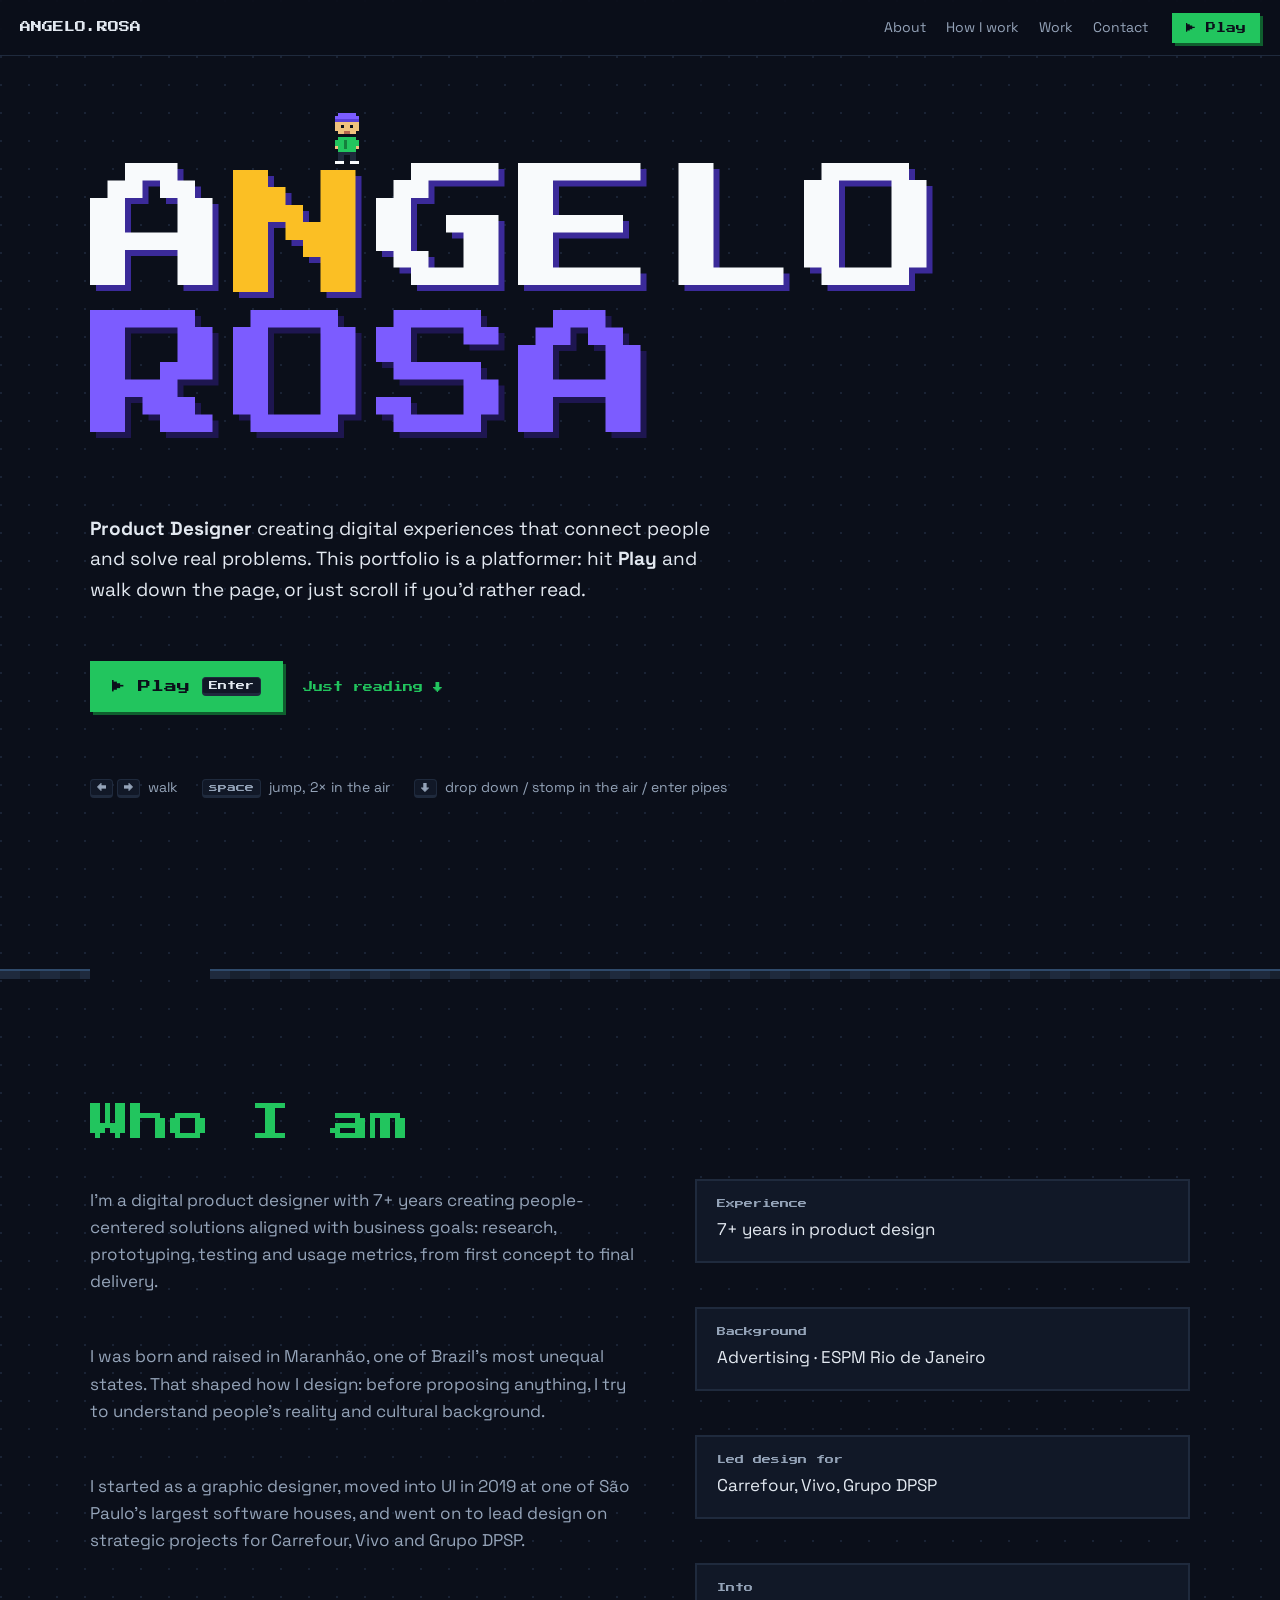
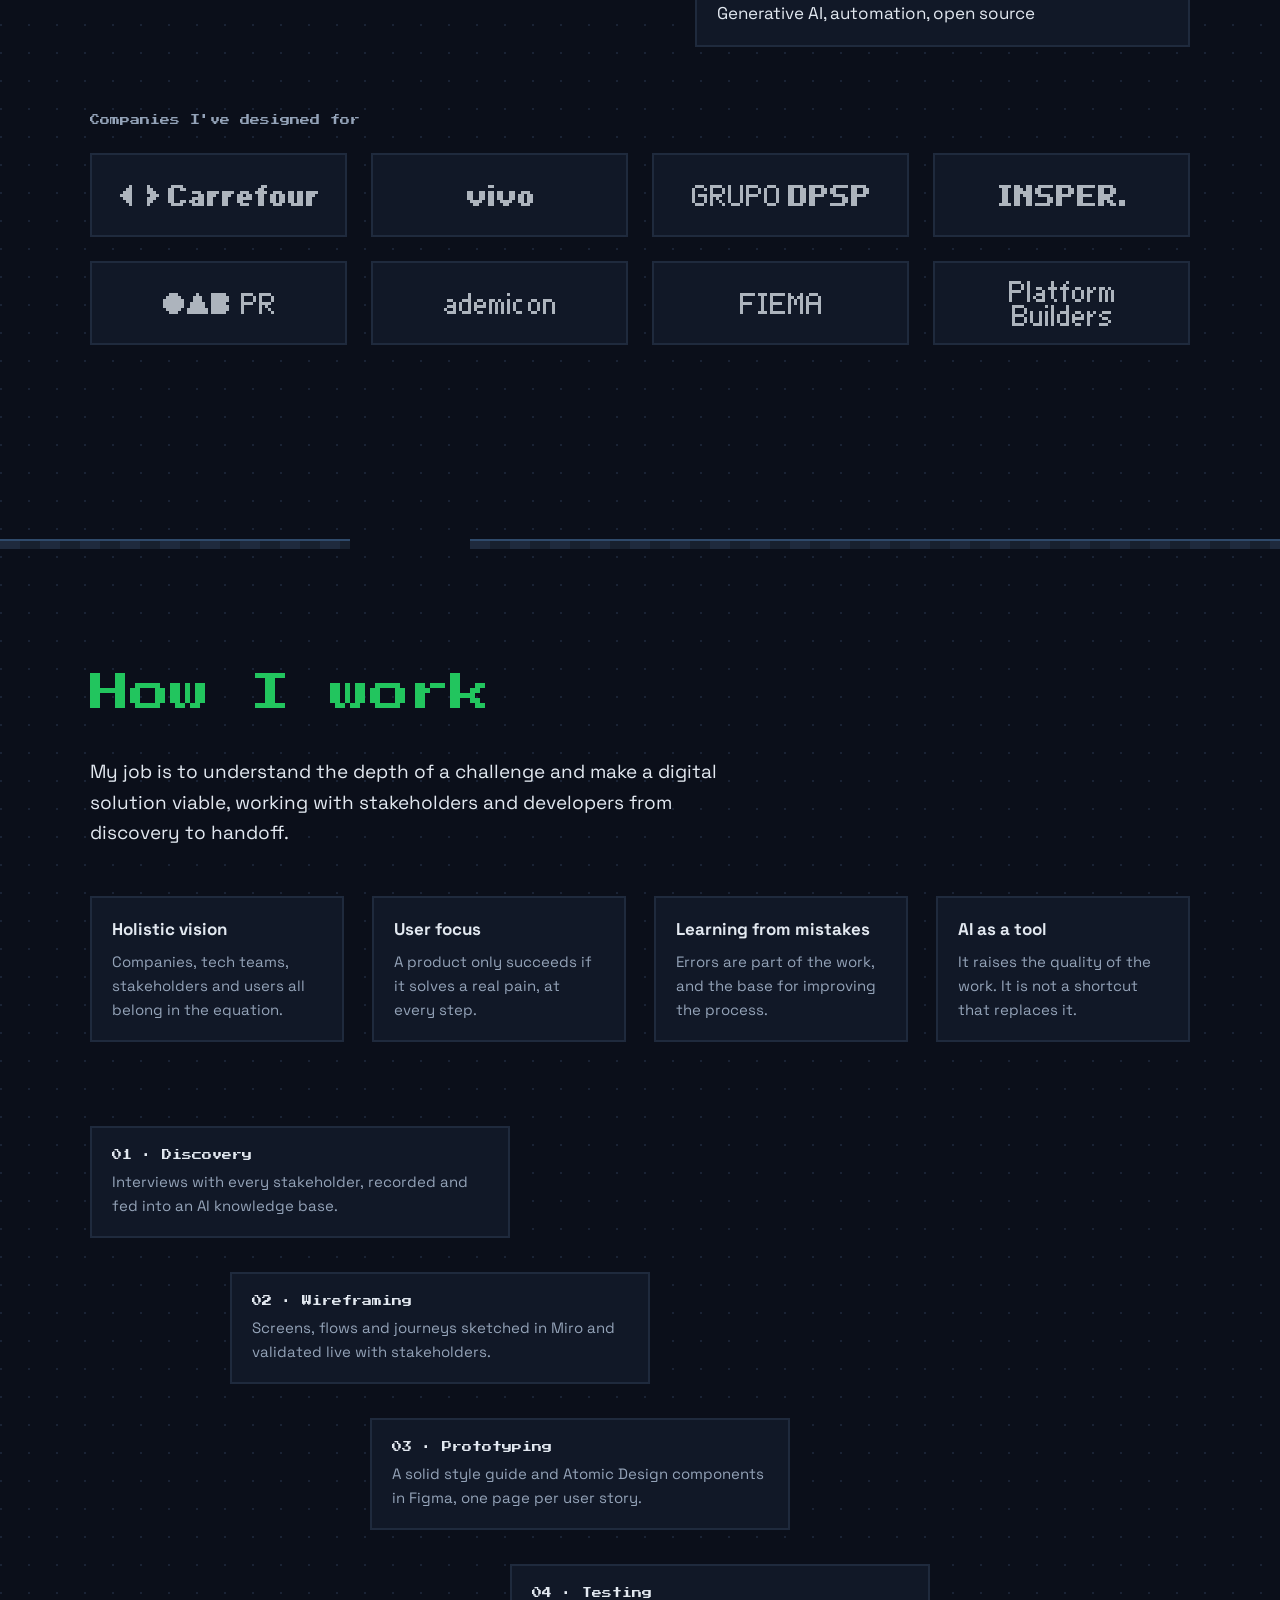
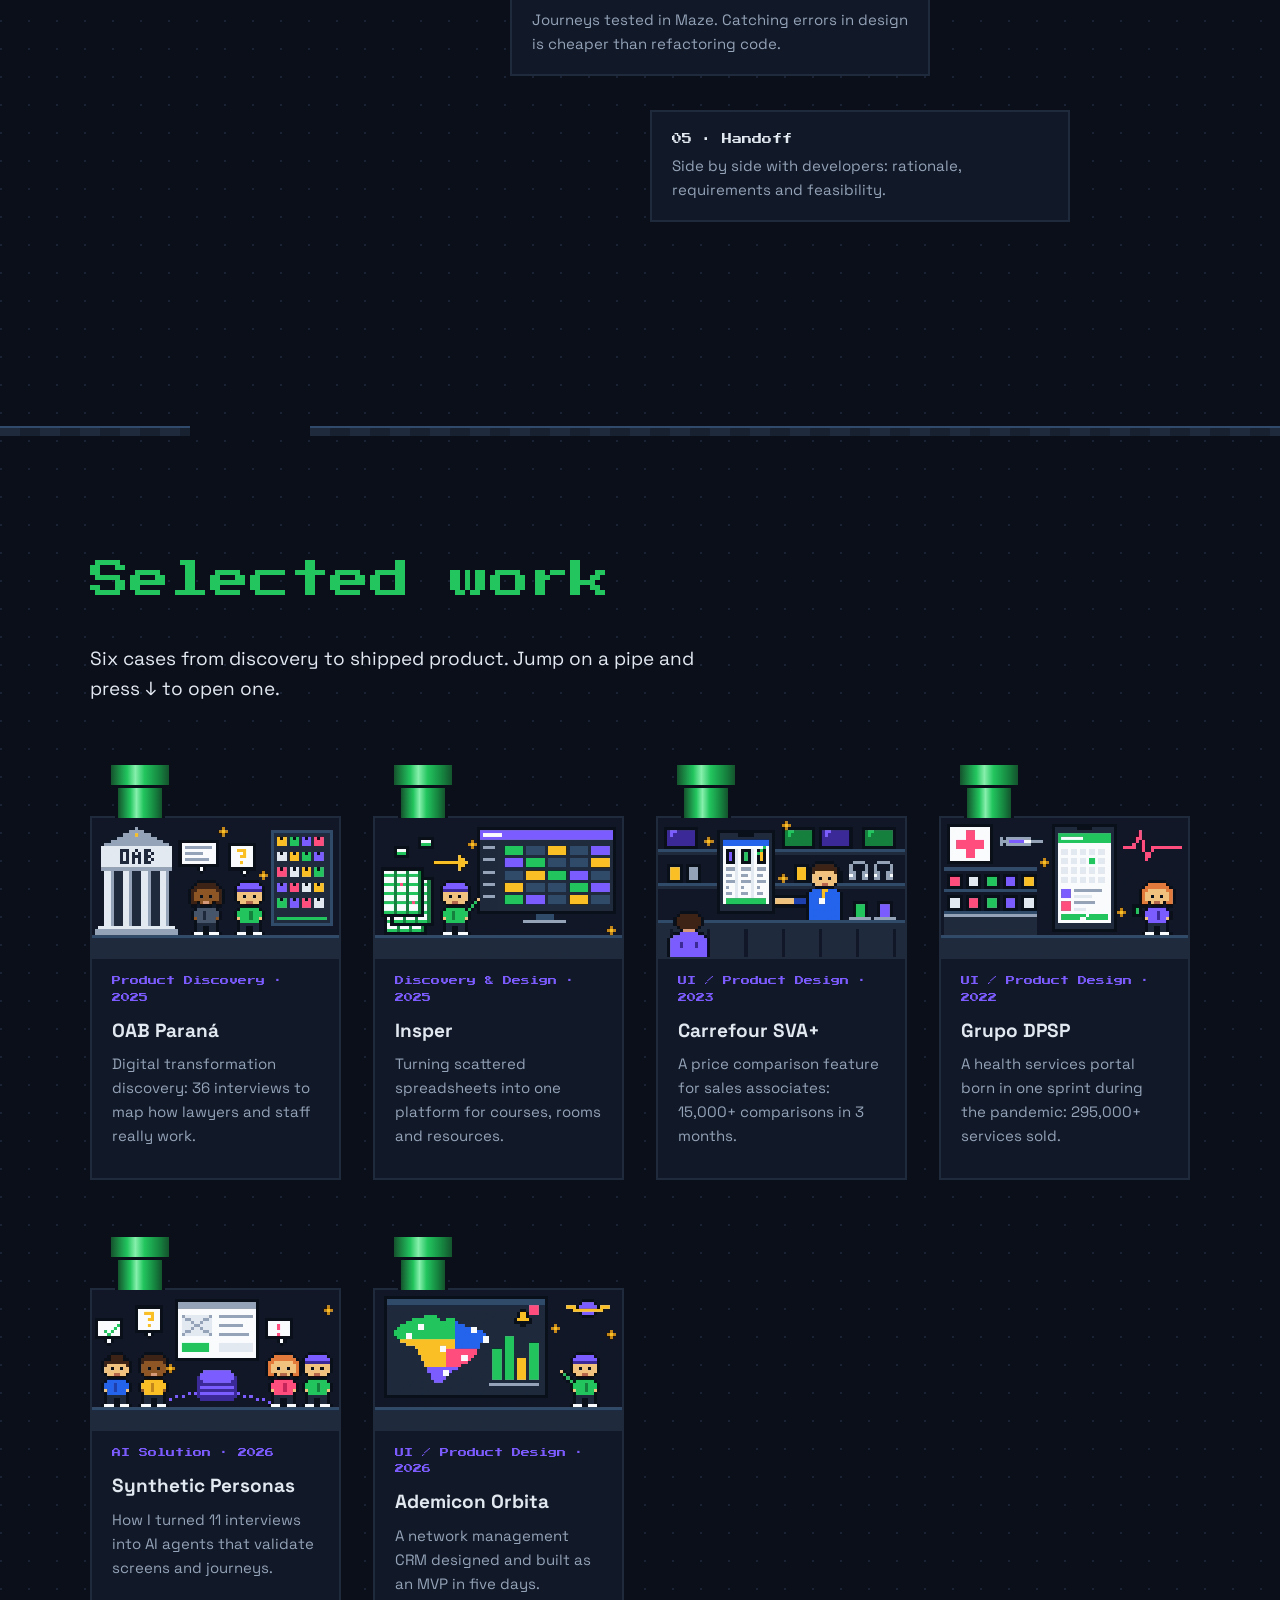
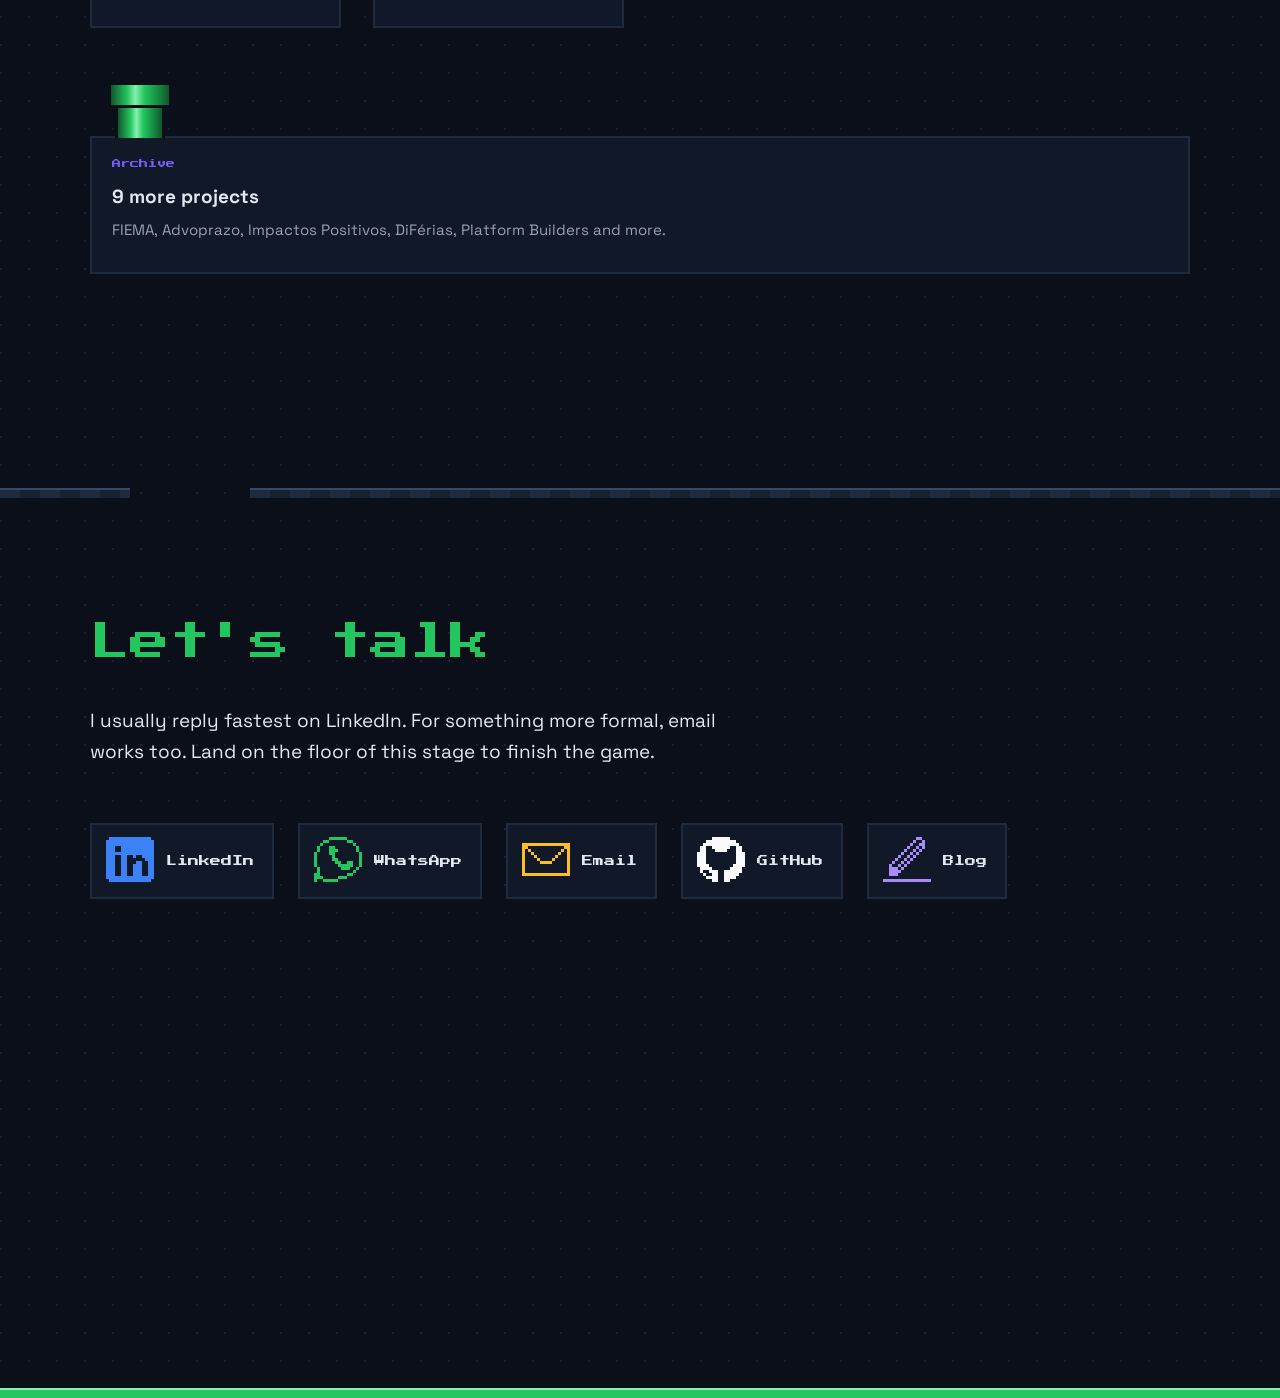
<file: index.html>
<!doctype html>
<html lang="en">
<head>
<meta charset="utf-8">
<meta name="viewport" content="width=device-width, initial-scale=1">
<title>Angelo Rosa · Product Designer</title>
<meta name="description" content="Angelo Rosa, Product Designer. A portfolio you can play: walk, jump and dive into pipes to open each case.">
<link rel="preconnect" href="https://fonts.googleapis.com">
<link rel="preconnect" href="https://fonts.gstatic.com" crossorigin>
<link href="https://fonts.googleapis.com/css2?family=Press+Start+2P&family=Space+Grotesk:wght@400;500;700&display=swap" rel="stylesheet">
<link rel="stylesheet" href="css/estilo.css">
<!-- chegou por um cano: tela preta até o jogo assumir (evita piscar a página no topo) -->
<script>try{var s=JSON.parse(sessionStorage.getItem('pf-estado'));if(s&&s.viaCano)document.documentElement.classList.add('chegando')}catch(e){}</script>
</head>
<body data-fim>

<!-- camada do jogo: cobre a janela, não captura cliques -->
<canvas id="jogo" aria-hidden="true"></canvas>

<header class="topo">
  <a class="marca" href="#home">ANGELO.ROSA</a>
  <nav class="nav-links">
    <a href="#about">About</a><a href="#process">How I work</a><a href="#work">Work</a><a href="#contact">Contact</a>
  </nav>
  <button class="btn" data-acao="jogar">▶ Play</button>
</header>

<!--
  Cada [data-fase] é uma fase. Cada [data-plat] é uma plataforma.
  [data-pouso] é onde o personagem cai quando entra na fase (o buraco da fase anterior fica em cima dele).
  a.cano[data-cano] leva para outra página.
-->
<main id="mundo">

  <section class="fase heroi" id="home" data-fase data-nome="Start">
    <div class="container">
      <h1 class="titulo">
        <span class="linha" data-plat data-pouso data-letras>ANGELO</span>
        <span class="linha destaque" data-plat data-letras data-moedas="5">ROSA</span>
      </h1>
      <p class="lead" data-plat><strong>Product Designer</strong> creating digital experiences that connect people
        and solve real problems. This portfolio is a platformer: hit <strong>Play</strong> and walk down the page,
        or just scroll if you'd rather read.</p>
      <div class="acoes" data-plat data-bugs="1">
        <button class="btn grande" data-acao="jogar">▶ Play <kbd>Enter</kbd></button>
        <a class="link" href="#about">Just reading ↓</a>
      </div>
      <ul class="controles" data-plat data-moedas="3">
        <li><kbd>←</kbd><kbd>→</kbd> walk</li>
        <li><kbd>space</kbd> jump, 2× in the air</li>
        <li><kbd>↓</kbd> drop down / stomp in the air / enter pipes</li>
      </ul>
    </div>
  </section>

  <section class="fase" id="about" data-fase data-nome="Who I am">
    <div class="container duas">
      <div class="col">
        <h2 data-plat data-pouso data-letras>Who I am</h2>
        <p data-plat data-moedas="4">I'm a digital product designer with 7+ years creating people-centered solutions
          aligned with business goals: research, prototyping, testing and usage metrics, from first concept to final delivery.</p>
        <p data-plat data-bugs="1">I was born and raised in Maranhão, one of Brazil's most unequal states. That shaped how
          I design: before proposing anything, I try to understand people's reality and cultural background.</p>
        <p data-plat data-moedas="3">I started as a graphic designer, moved into UI in 2019 at one of São Paulo's largest
          software houses, and went on to lead design on strategic projects for Carrefour, Vivo and Grupo DPSP.</p>
      </div>
      <div class="col fatos">
        <div class="cartao" data-plat data-moedas="2"><dt>Experience</dt><dd>7+ years in product design</dd></div>
        <div class="cartao" data-plat data-skill="UX Research"><dt>Background</dt><dd>Advertising · ESPM Rio de Janeiro</dd></div>
        <div class="cartao" data-plat data-bugs="1"><dt>Led design for</dt><dd>Carrefour, Vivo, Grupo DPSP</dd></div>
        <div class="cartao" data-plat data-moedas="3"><dt>Into</dt><dd>Generative AI, automation, open source</dd></div>
      </div>
    </div>
    <!-- empresas: logos em pixel art (ferramentas/icones.py) -->
    <div class="container empresas">
      <p class="rotulo-secao" data-plat>Companies I've designed for</p>
      <ul class="logos">
        <li class="cartao" data-plat><img src="assets/logos/carrefour.png" alt="Carrefour" width="198" height="21"></li>
        <li class="cartao" data-plat data-moedas="2"><img src="assets/logos/vivo.png" alt="Vivo" width="66" height="21"></li>
        <li class="cartao" data-plat><img src="assets/logos/grupo-dpsp.png" alt="Grupo DPSP" width="177" height="21"></li>
        <li class="cartao" data-plat><img src="assets/logos/insper.png" alt="Insper" width="126" height="21"></li>
        <li class="cartao" data-plat><img src="assets/logos/oab-parana.png" alt="OAB Paraná" width="111" height="21"></li>
        <li class="cartao" data-plat data-moedas="2"><img src="assets/logos/ademicon.png" alt="Ademicon" width="111" height="21"></li>
        <li class="cartao" data-plat><img src="assets/logos/fiema.png" alt="FIEMA" width="81" height="21"></li>
        <li class="cartao" data-plat><img src="assets/logos/platform-builders.png" alt="Platform Builders" width="105" height="45"></li>
      </ul>
    </div>
  </section>

  <section class="fase" id="process" data-fase data-nome="How I work">
    <div class="container">
      <h2 data-plat data-pouso data-letras>How I work</h2>
      <p class="lead" data-plat data-moedas="4">My job is to understand the depth of a challenge and make a digital
        solution viable, working with stakeholders and developers from discovery to handoff.</p>
      <div class="pilares">
        <div class="cartao" data-plat data-skill="Design Thinking"><h3>Holistic vision</h3><p>Companies, tech teams, stakeholders and users all belong in the equation.</p></div>
        <div class="cartao" data-plat data-moedas="2"><h3>User focus</h3><p>A product only succeeds if it solves a real pain, at every step.</p></div>
        <div class="cartao" data-plat data-bugs="1"><h3>Learning from mistakes</h3><p>Errors are part of the work, and the base for improving the process.</p></div>
        <div class="cartao" data-plat data-skill="AI agents"><h3>AI as a tool</h3><p>It raises the quality of the work. It is not a shortcut that replaces it.</p></div>
      </div>
      <!-- as etapas viram uma escada: um degrau por etapa -->
      <ol class="degraus">
        <li class="cartao" data-plat data-moedas="3"><b>01 · Discovery</b> Interviews with every stakeholder, recorded and fed into an AI knowledge base.</li>
        <li class="cartao" data-plat data-skill="Miro"><b>02 · Wireframing</b> Screens, flows and journeys sketched in Miro and validated live with stakeholders.</li>
        <li class="cartao" data-plat data-skill="Figma"><b>03 · Prototyping</b> A solid style guide and Atomic Design components in Figma, one page per user story.</li>
        <li class="cartao" data-plat data-skill="Maze" data-bugs="1"><b>04 · Testing</b> Journeys tested in Maze. Catching errors in design is cheaper than refactoring code.</li>
        <li class="cartao" data-plat data-moedas="3"><b>05 · Handoff</b> Side by side with developers: rationale, requirements and feasibility.</li>
      </ol>
    </div>
  </section>

  <section class="fase" id="work" data-fase data-nome="Selected work">
    <div class="container">
      <h2 data-plat data-pouso data-letras>Selected work</h2>
      <p class="lead" data-plat data-moedas="4" data-bugs="1">Six cases from discovery to shipped product. Jump on a pipe and press ↓ to open one.</p>
      <div class="grade">
        <article class="cartao projeto" data-plat>
          <a class="cano" href="work/oab-parana.html" data-plat data-cano aria-label="Open case: OAB Paraná"><span class="rotulo">Open case</span></a>
          <img class="capa" src="assets/work/oab-parana/cover.webp" alt="" width="1280" height="720" loading="lazy" decoding="async">
          <span class="tag">Product Discovery · 2025</span><h3><a class="card-link" href="work/oab-parana.html">OAB Paraná</a></h3><p>Digital transformation discovery: 36 interviews to map how lawyers and staff really work.</p>
        </article>
        <article class="cartao projeto" data-plat>
          <a class="cano" href="work/insper.html" data-plat data-cano aria-label="Open case: Insper"><span class="rotulo">Open case</span></a>
          <img class="capa" src="assets/work/insper/cover.webp" alt="" width="1280" height="720" loading="lazy" decoding="async">
          <span class="tag">Discovery & Design · 2025</span><h3><a class="card-link" href="work/insper.html">Insper</a></h3><p>Turning scattered spreadsheets into one platform for courses, rooms and resources.</p>
        </article>
        <article class="cartao projeto" data-plat>
          <a class="cano" href="work/carrefour-sva.html" data-plat data-cano aria-label="Open case: Carrefour SVA+"><span class="rotulo">Open case</span></a>
          <img class="capa" src="assets/work/carrefour-sva/cover.webp" alt="" width="1280" height="720" loading="lazy" decoding="async">
          <span class="tag">UI / Product Design · 2023</span><h3><a class="card-link" href="work/carrefour-sva.html">Carrefour SVA+</a></h3><p>A price comparison feature for sales associates: 15,000+ comparisons in 3 months.</p>
        </article>
        <article class="cartao projeto" data-plat>
          <a class="cano" href="work/dpsp-health.html" data-plat data-cano aria-label="Open case: Grupo DPSP"><span class="rotulo">Open case</span></a>
          <img class="capa" src="assets/work/dpsp-health/cover.webp" alt="" width="1280" height="720" loading="lazy" decoding="async">
          <span class="tag">UI / Product Design · 2022</span><h3><a class="card-link" href="work/dpsp-health.html">Grupo DPSP</a></h3><p>A health services portal born in one sprint during the pandemic: 295,000+ services sold.</p>
        </article>
        <article class="cartao projeto" data-plat>
          <a class="cano" href="work/synthetic-personas.html" data-plat data-cano aria-label="Open case: Synthetic Personas"><span class="rotulo">Open case</span></a>
          <img class="capa" src="assets/work/synthetic-personas/cover.webp" alt="" width="1280" height="720" loading="lazy" decoding="async">
          <span class="tag">AI Solution · 2026</span><h3><a class="card-link" href="work/synthetic-personas.html">Synthetic Personas</a></h3><p>How I turned 11 interviews into AI agents that validate screens and journeys.</p>
        </article>
        <article class="cartao projeto" data-plat>
          <a class="cano" href="work/ademicon-orbita.html" data-plat data-cano aria-label="Open case: Ademicon Orbita"><span class="rotulo">Open case</span></a>
          <img class="capa" src="assets/work/ademicon-orbita/cover.webp" alt="" width="1280" height="720" loading="lazy" decoding="async">
          <span class="tag">UI / Product Design · 2026</span><h3><a class="card-link" href="work/ademicon-orbita.html">Ademicon Orbita</a></h3><p>A network management CRM designed and built as an MVP in five days.</p>
        </article>
        <article class="cartao projeto largo" data-plat>
          <a class="cano" href="work/archive.html" data-plat data-cano aria-label="Open the archive"><span class="rotulo">Archive</span></a>
          <span class="tag">Archive</span><h3><a class="card-link" href="work/archive.html">9 more projects</a></h3><p>FIEMA, Advoprazo, Impactos Positivos, DiFérias, Platform Builders and more.</p>
        </article>
      </div>
    </div>
  </section>

  <section class="fase final" id="contact" data-fase data-nome="Contact">
    <div class="container">
      <h2 data-plat data-pouso data-letras>Let's talk</h2>
      <p class="lead" data-plat data-moedas="5">I usually reply fastest on LinkedIn. For something more formal, email works too.
        Land on the floor of this stage to finish the game.</p>
      <div class="contatos" data-plat data-bugs="1">
        <a class="cartao" href="https://www.linkedin.com/in/angelowz/" target="_blank" rel="noopener"><img src="assets/icons/linkedin.png" alt="" width="48" height="48">LinkedIn</a>
        <a class="cartao" href="https://wa.me/5541996202282" target="_blank" rel="noopener"><img src="assets/icons/whatsapp.png" alt="" width="48" height="48">WhatsApp</a>
        <a class="cartao" href="mailto:angelorosa@gmail.com"><img src="assets/icons/email.png" alt="" width="48" height="48">Email</a>
        <a class="cartao" href="https://github.com/foxbit/" target="_blank" rel="noopener"><img src="assets/icons/github.png" alt="" width="48" height="48">GitHub</a>
        <a class="cartao" href="https://portifolio-arcreator.netlify.app/en/blog" target="_blank" rel="noopener"><img src="assets/icons/blog.png" alt="" width="48" height="48">Blog</a>
      </div>
    </div>
  </section>

</main>

<!-- botões de toque (aparecem só no celular, durante o jogo) -->
<div class="toque" aria-hidden="true">
  <div class="toque-lado"><button data-tecla="esq">◀</button><button data-tecla="dir">▶</button></div>
  <div class="toque-lado"><button data-tecla="baixo">▼</button><button data-tecla="pulo">▲</button></div>
</div>

<div id="painel" hidden></div>

<script src="js/sprites.js"></script>
<script src="js/mundo.js"></script>
<script src="js/efeitos.js"></script>
<script src="js/jogo.js"></script>
</body>
</html>
</file>
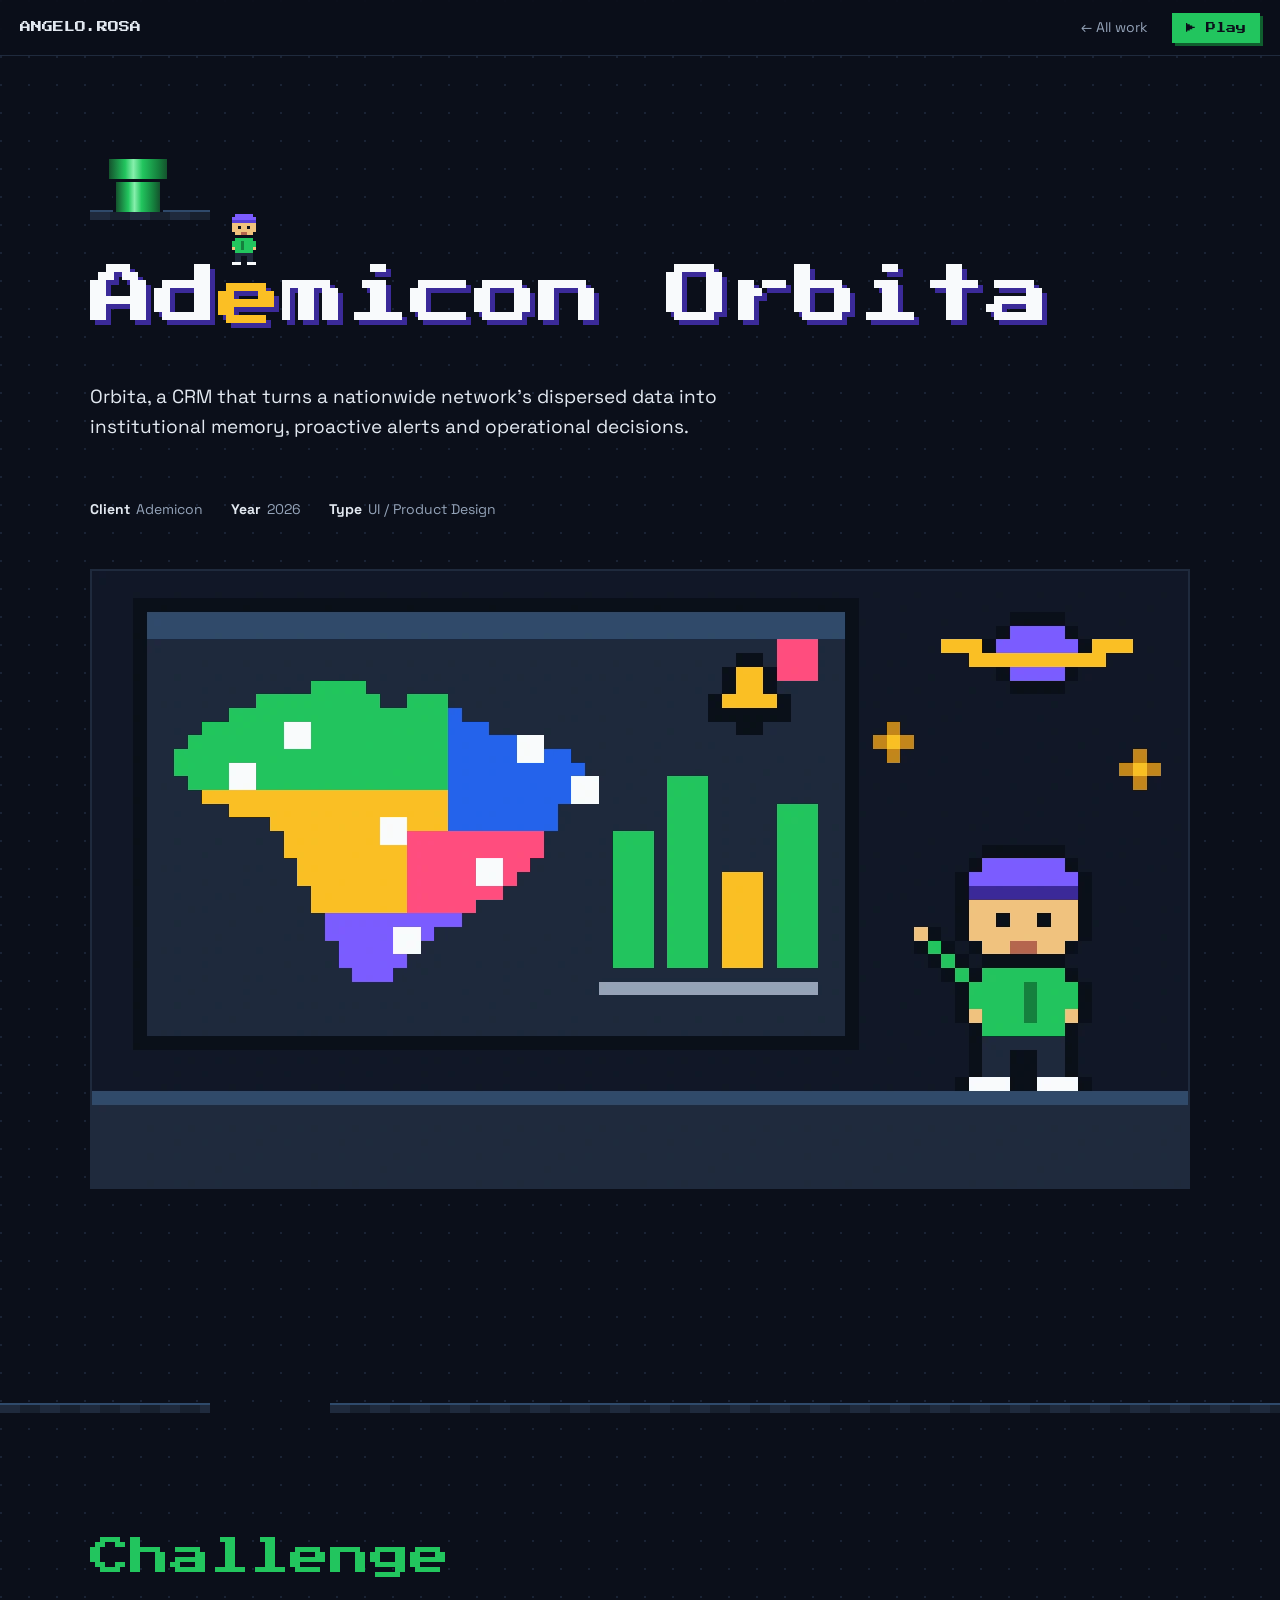
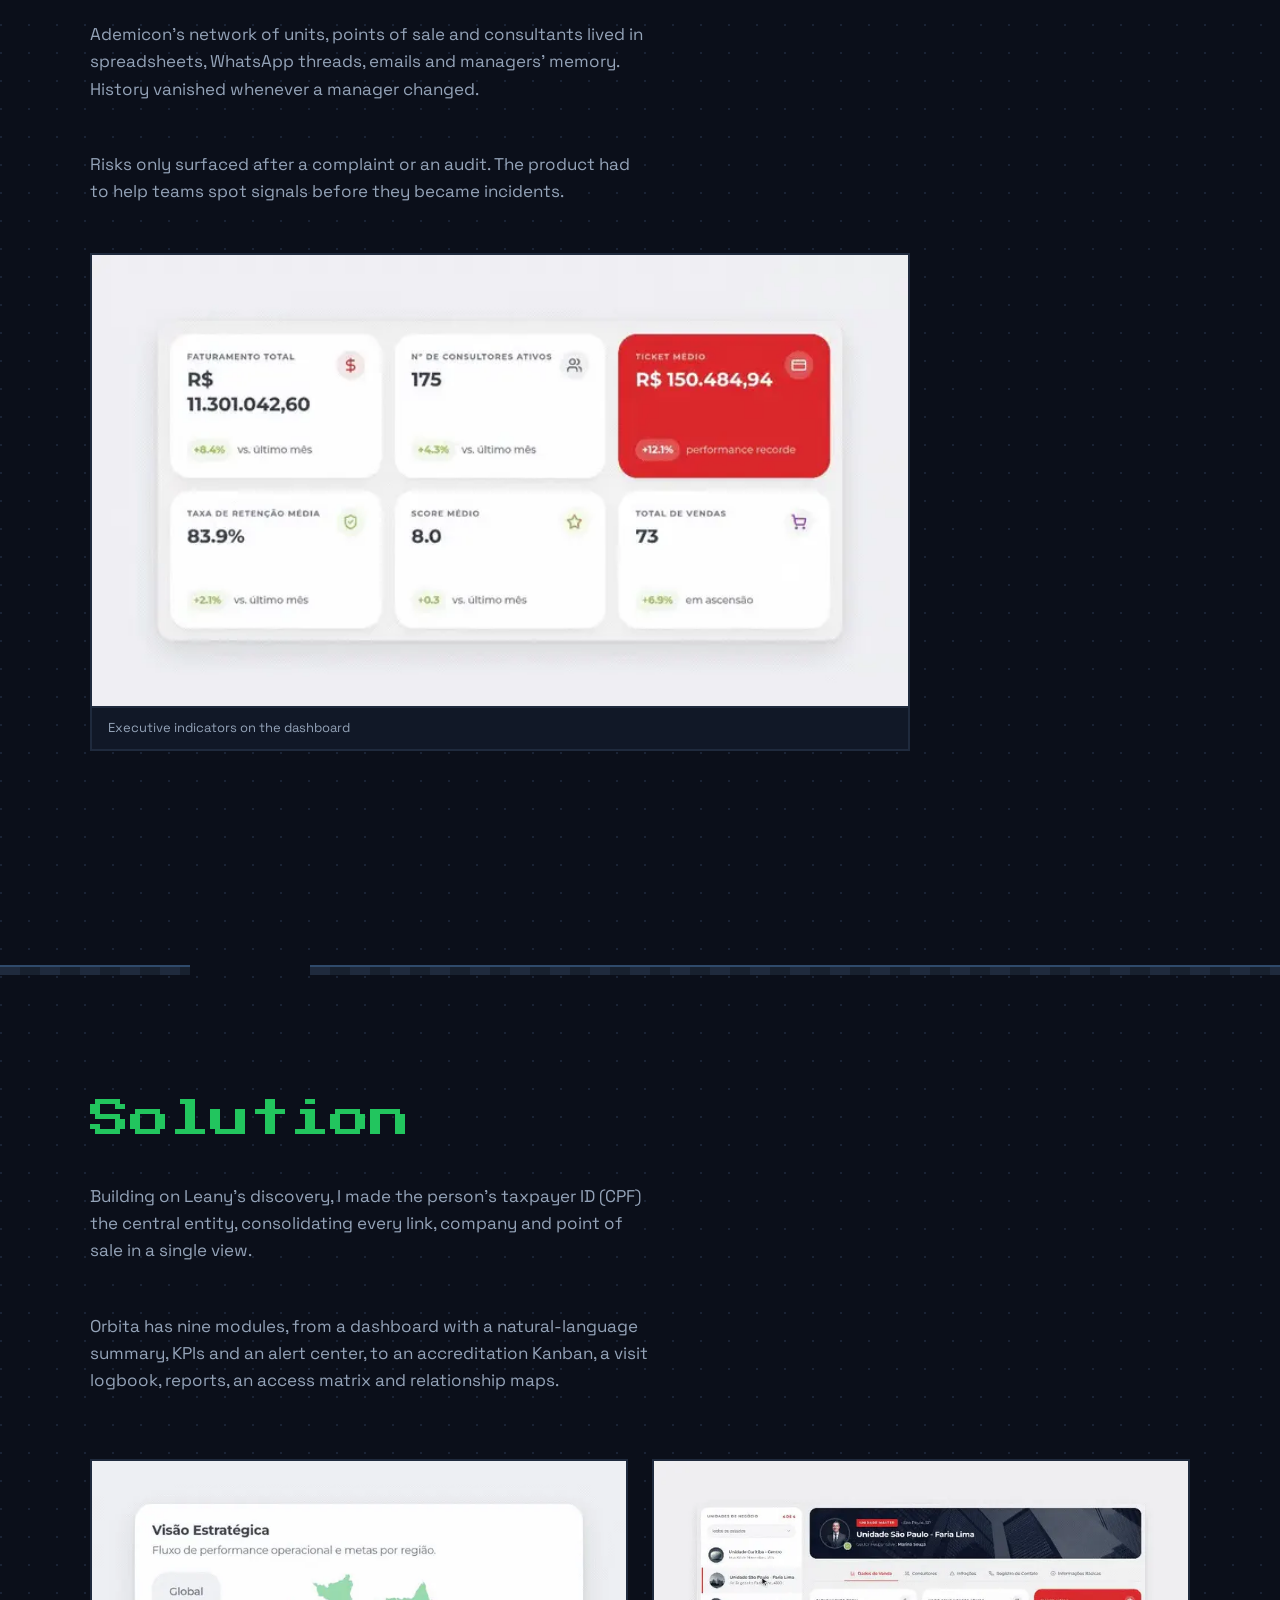
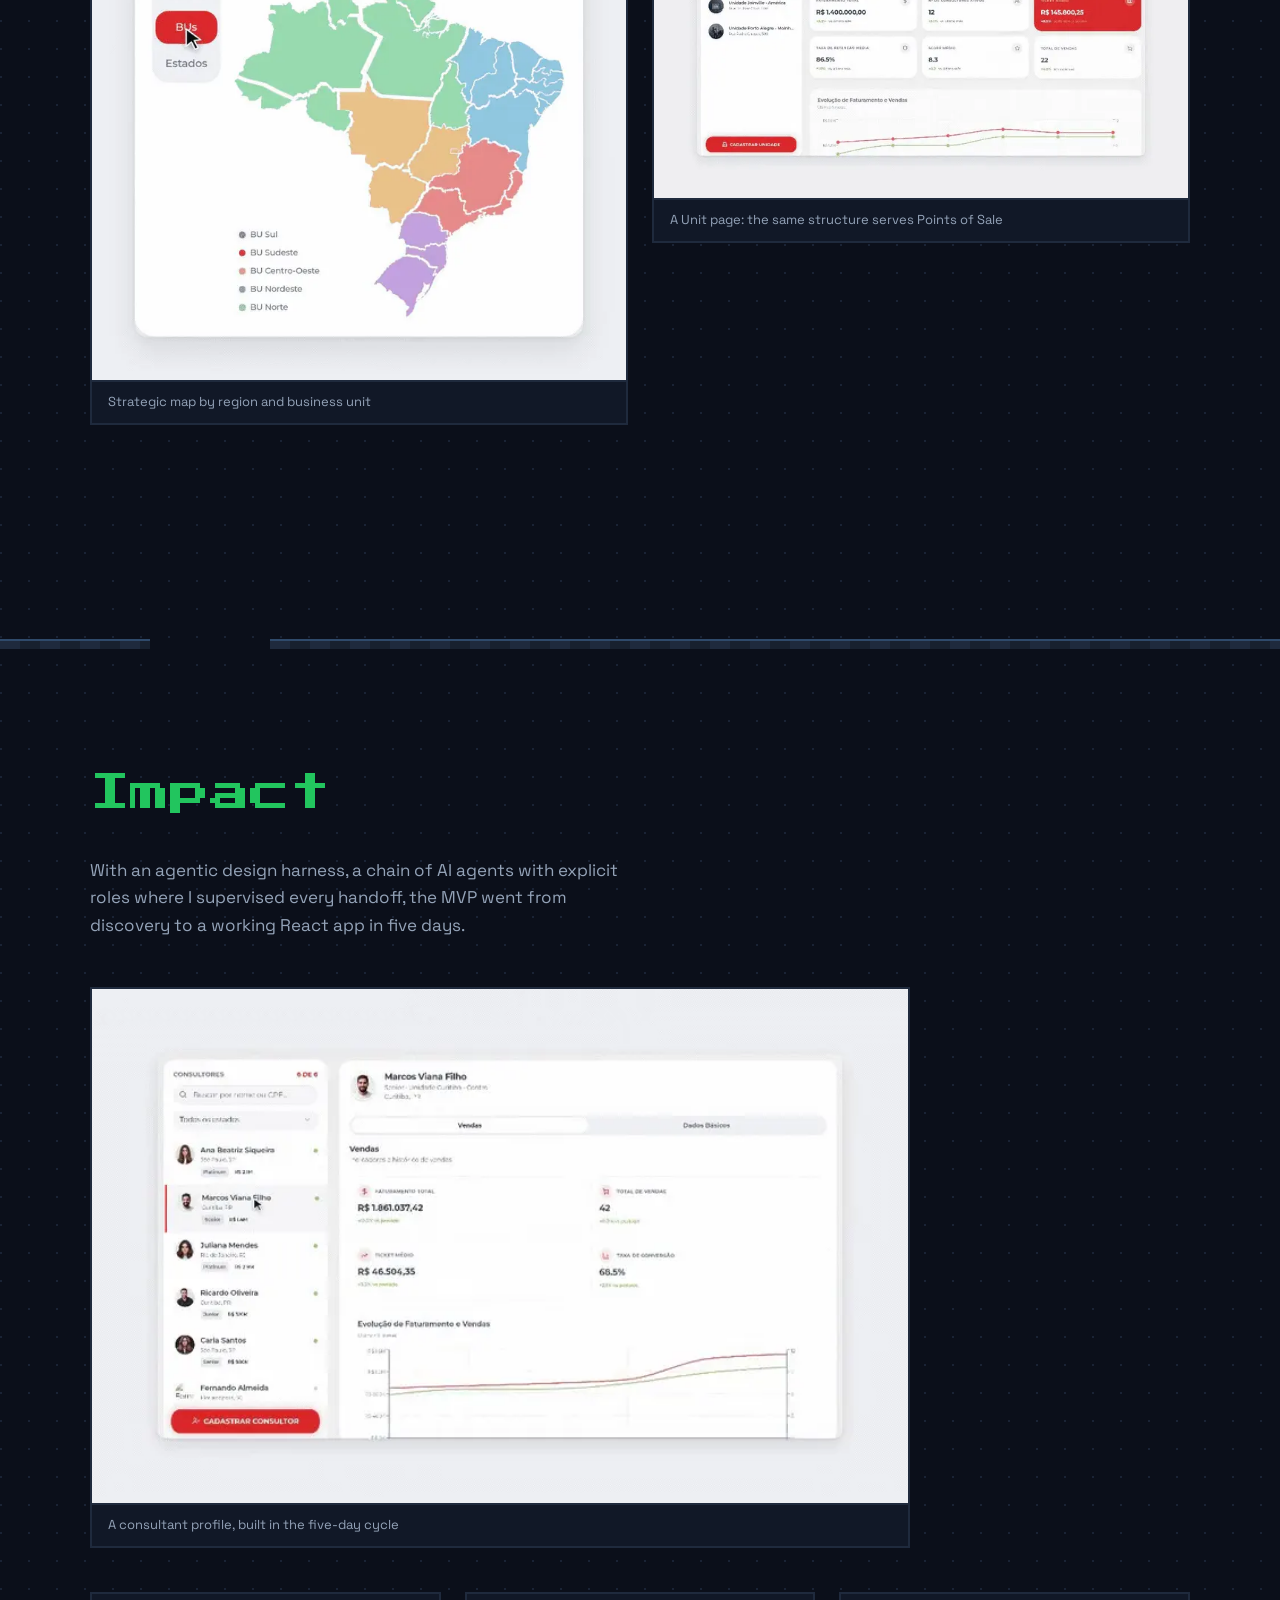
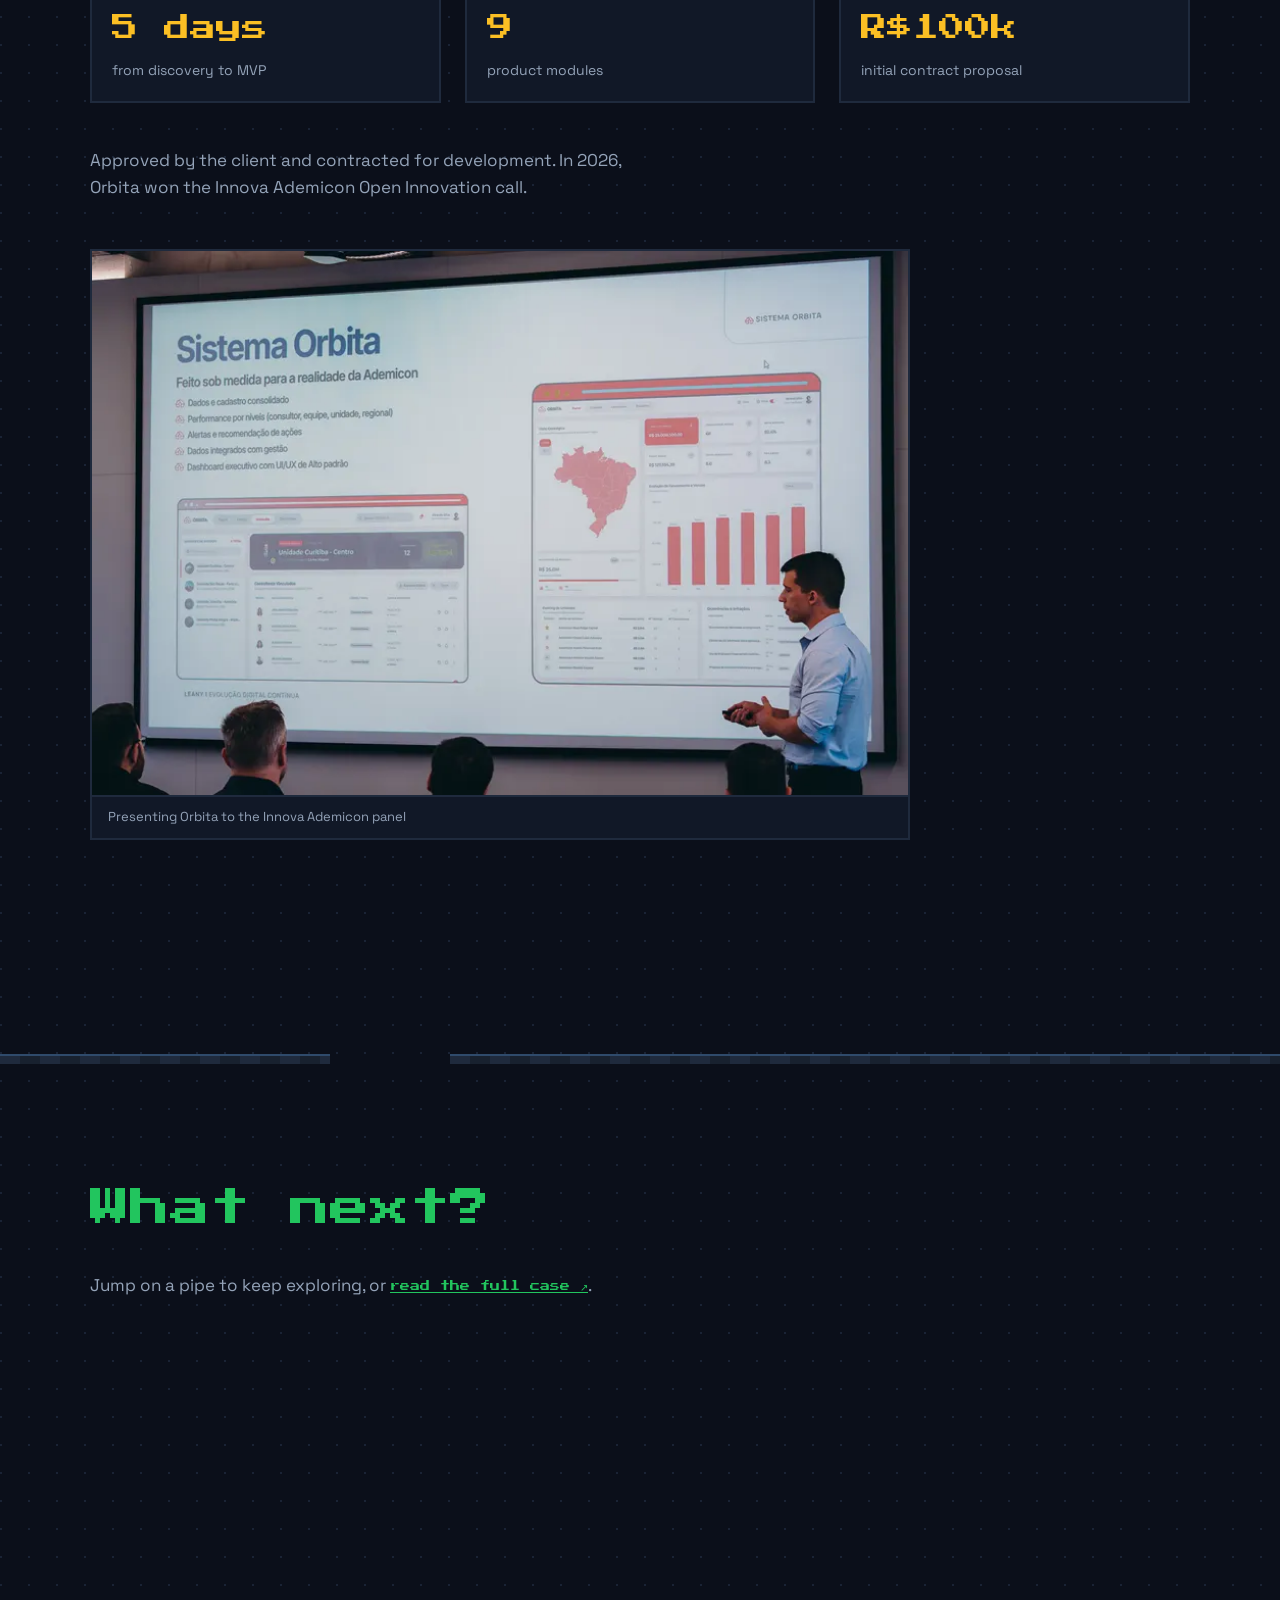
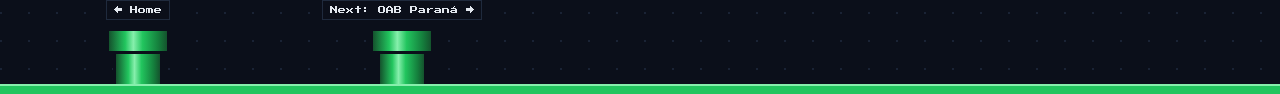
<file: work/ademicon-orbita.html>
<!doctype html>
<html lang="en">
<head>
<meta charset="utf-8">
<meta name="viewport" content="width=device-width, initial-scale=1">
<title>Ademicon Orbita · Angelo Rosa</title>
<meta name="description" content="Orbita, a CRM that turns a nationwide network&#x27;s dispersed data into institutional memory, proactive alerts and operational decisions.">
<link rel="preconnect" href="https://fonts.googleapis.com">
<link rel="preconnect" href="https://fonts.gstatic.com" crossorigin>
<link href="https://fonts.googleapis.com/css2?family=Press+Start+2P&family=Space+Grotesk:wght@400;500;700&display=swap" rel="stylesheet">
<link rel="stylesheet" href="../css/estilo.css">
<!-- chegou por um cano: tela preta até o jogo assumir (evita piscar a página no topo) -->
<script>try{var s=JSON.parse(sessionStorage.getItem('pf-estado'));if(s&&s.viaCano)document.documentElement.classList.add('chegando')}catch(e){}</script>
</head>
<body>

<canvas id="jogo" aria-hidden="true"></canvas>

<header class="topo">
  <a class="marca" href="../index.html">ANGELO.ROSA</a>
  <nav class="nav-links">
    <a href="../index.html#work">← All work</a>
  </nav>
  <button class="btn" data-acao="jogar">▶ Play</button>
</header>

<main id="mundo">

  <section class="fase" data-fase data-nome="Ademicon Orbita">
    <div class="container">
      <!-- cano de entrada: é por ele que o personagem chega, e ele leva de volta ao início -->
      <div class="saida curta" data-plat>
        <a class="cano" href="../index.html" data-plat data-cano aria-label="Back home"><span class="rotulo">Home</span></a>
      </div>
      <h1 class="titulo-projeto" data-plat data-pouso data-letras>Ademicon Orbita</h1>
      <p class="lead" data-plat data-moedas="4">Orbita, a CRM that turns a nationwide network&#x27;s dispersed data into institutional memory, proactive alerts and operational decisions.</p>
      <ul class="meta" data-plat data-bugs="1">
        <li><b>Client</b>Ademicon</li>
        <li><b>Year</b>2026</li>
        <li><b>Type</b>UI / Product Design</li>
      </ul>
      <figure class="cartao midia capa" data-plat><img src="../assets/work/ademicon-orbita/cover.webp" alt="Pixel art scene for the Ademicon: Network Management CRM Product Design case" width="1280" height="720" fetchpriority="high"></figure>
    </div>
  </section>

  <section class="fase" data-fase data-nome="Challenge">
    <div class="container">
      <h2 data-plat data-pouso data-letras>Challenge</h2>
      <p data-plat data-moedas="3">Ademicon&#x27;s network of units, points of sale and consultants lived in spreadsheets, WhatsApp threads, emails and managers&#x27; memory. History vanished whenever a manager changed.</p>
      <p data-plat data-bugs="1">Risks only surfaced after a complaint or an audit. The product had to help teams spot signals before they became incidents.</p>
      <figure class="cartao midia" data-plat><video src="../assets/work/ademicon-orbita/kpis.mp4" poster="../assets/work/ademicon-orbita/kpis-poster.webp" width="720" height="398" autoplay muted loop playsinline preload="metadata" aria-label="Animation of Orbita&#x27;s executive dashboard indicators, including revenue, active consultants, average ticket and retention"></video><figcaption>Executive indicators on the dashboard</figcaption></figure>
    </div>
  </section>

  <section class="fase" data-fase data-nome="Solution">
    <div class="container">
      <h2 data-plat data-pouso data-letras data-skill="Claude Code">Solution</h2>
      <p data-plat data-moedas="3">Building on Leany&#x27;s discovery, I made the person&#x27;s taxpayer ID (CPF) the central entity, consolidating every link, company and point of sale in a single view.</p>
      <p data-plat data-bugs="1">Orbita has nine modules, from a dashboard with a natural-language summary, KPIs and an alert center, to an accreditation Kanban, a visit logbook, reports, an access matrix and relationship maps.</p>
      <div class="galeria">
        <figure class="cartao midia" data-plat><video src="../assets/work/ademicon-orbita/map.mp4" poster="../assets/work/ademicon-orbita/map-poster.webp" width="720" height="700" autoplay muted loop playsinline preload="metadata" aria-label="Animation of Orbita&#x27;s strategic map switching among global, business unit and state views"></video><figcaption>Strategic map by region and business unit</figcaption></figure>
        <figure class="cartao midia" data-plat><video src="../assets/work/ademicon-orbita/unit.mp4" poster="../assets/work/ademicon-orbita/unit-poster.webp" width="720" height="454" autoplay muted loop playsinline preload="metadata" aria-label="Animation of Orbita&#x27;s Unit page with unit selection and switching between data and infraction tabs"></video><figcaption>A Unit page: the same structure serves Points of Sale</figcaption></figure>
      </div>
    </div>
  </section>

  <section class="fase" data-fase data-nome="Impact">
    <div class="container">
      <h2 data-plat data-pouso data-letras>Impact</h2>
      <p data-plat data-moedas="3">With an agentic design harness, a chain of AI agents with explicit roles where I supervised every handoff, the MVP went from discovery to a working React app in five days.</p>
      <figure class="cartao midia" data-plat><video src="../assets/work/ademicon-orbita/consultant.mp4" poster="../assets/work/ademicon-orbita/consultant-poster.webp" width="720" height="454" autoplay muted loop playsinline preload="metadata" aria-label="Animation of an Orbita consultant profile with a side list, basic data and sales view"></video><figcaption>A consultant profile, built in the five-day cycle</figcaption></figure>
      <div class="numeros">
        <div class="cartao" data-plat data-moedas="2"><strong>5 days</strong><span>from discovery to MVP</span></div>
        <div class="cartao" data-plat><strong>9</strong><span>product modules</span></div>
        <div class="cartao" data-plat data-moedas="2"><strong>R$100k</strong><span>initial contract proposal</span></div>
      </div>
      <p data-plat data-bugs="1">Approved by the client and contracted for development. In 2026, Orbita won the Innova Ademicon Open Innovation call.</p>
      <figure class="cartao midia" data-plat><img src="../assets/work/ademicon-orbita/innova.webp" alt="In-person presentation of the Orbita System to the Innova Ademicon panel, with a dashboard, Brazil map and Unit panel projected on screen" width="800" height="533" loading="lazy" decoding="async"><figcaption>Presenting Orbita to the Innova Ademicon panel</figcaption></figure>
    </div>
  </section>

  <footer class="fase rodape" data-fase data-nome="Exit">
    <div class="container">
      <h2 data-plat data-pouso data-letras>What next?</h2>
      <p data-plat data-moedas="3">Jump on a pipe to keep exploring, or <a class="externo" href="https://portifolio-arcreator.netlify.app/en/portfolio/ademicon-network-management-crm-product-design" target="_blank" rel="noopener">read the full case ↗</a>.</p>
    </div>
    <!-- os canos de saída ficam em cima do chão final: quem cai até o fundo sempre tem por onde sair -->
    <div class="saida no-chao">
      <a class="cano fixo" href="../index.html" data-plat data-cano aria-label="Back home"><span class="rotulo">← Home</span></a>
      <a class="cano fixo segundo" href="oab-parana.html" data-plat data-cano aria-label="Next case: OAB Paraná"><span class="rotulo">Next: OAB Paraná →</span></a>
    </div>
  </footer>

</main>

<div class="toque" aria-hidden="true">
  <div class="toque-lado"><button data-tecla="esq">◀</button><button data-tecla="dir">▶</button></div>
  <div class="toque-lado"><button data-tecla="baixo">▼</button><button data-tecla="pulo">▲</button></div>
</div>

<div id="painel" hidden></div>

<script src="../js/sprites.js"></script>
<script src="../js/mundo.js"></script>
<script src="../js/efeitos.js"></script>
<script src="../js/jogo.js"></script>
</body>
</html>
</file>
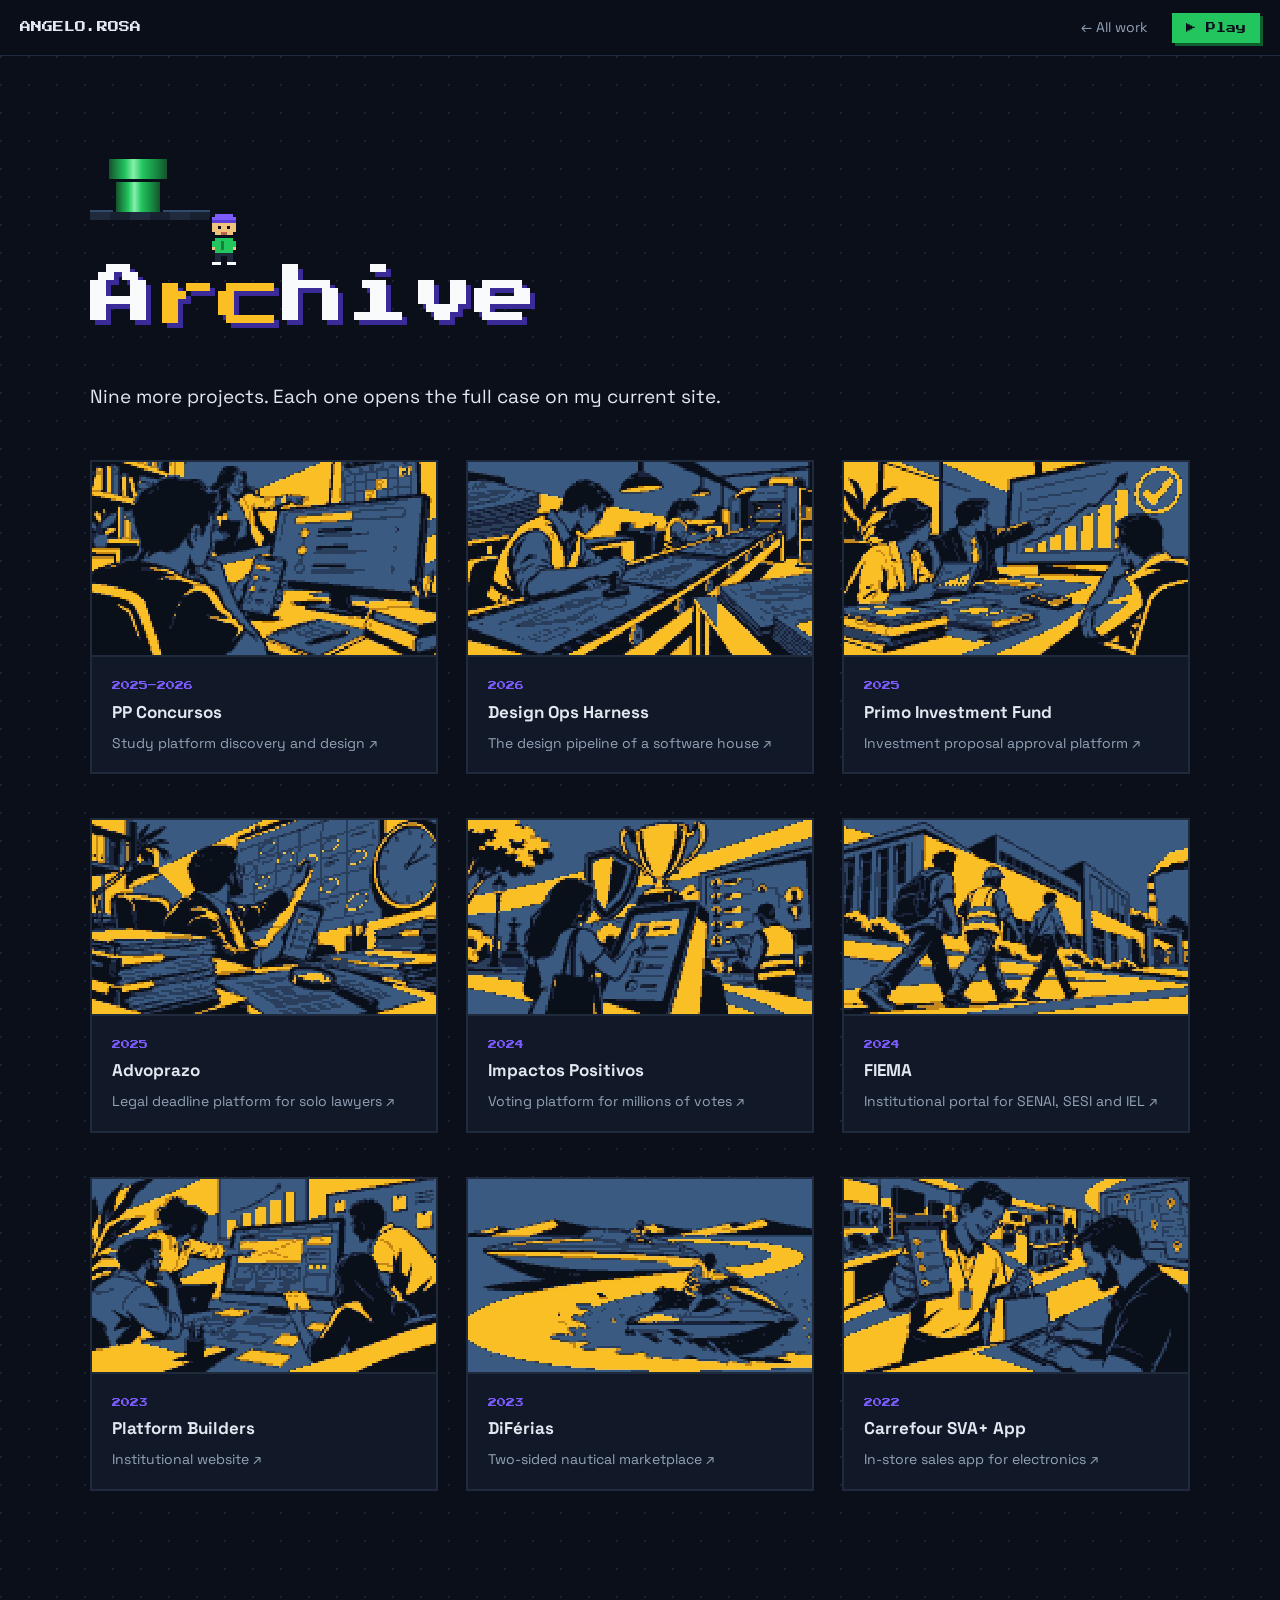
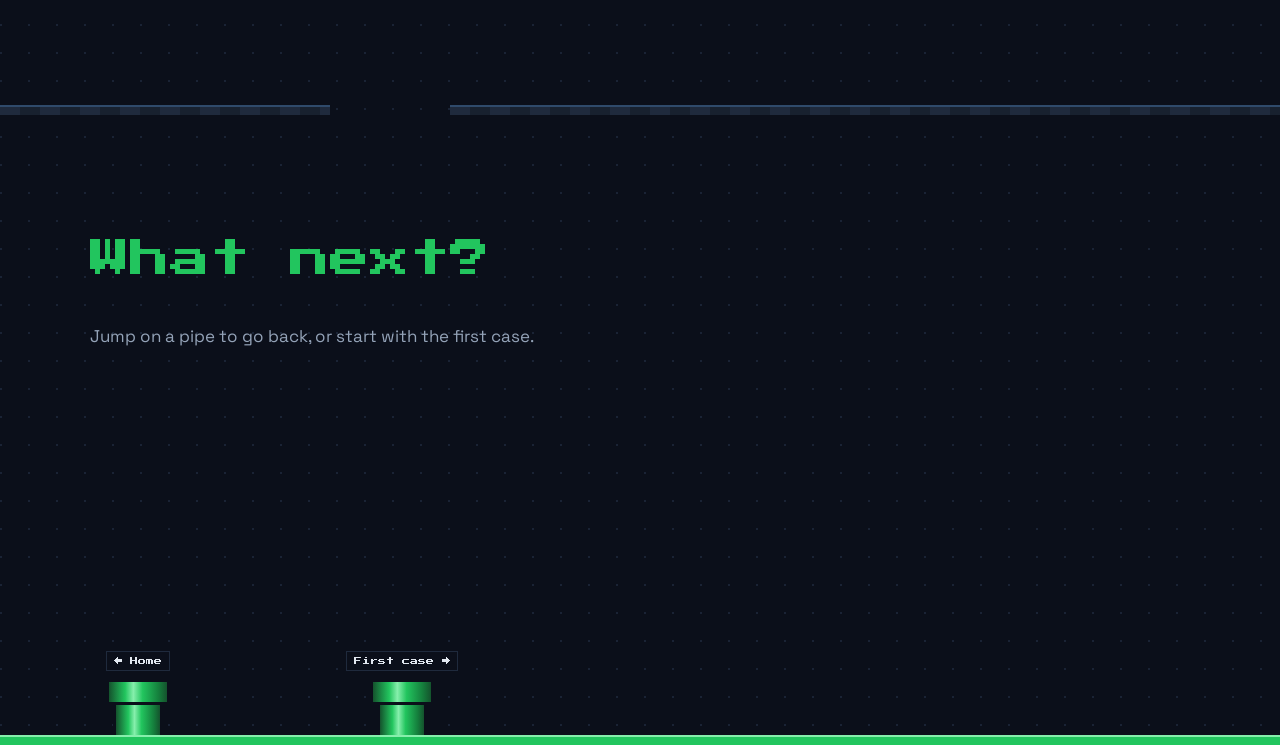
<file: work/archive.html>
<!doctype html>
<html lang="en">
<head>
<meta charset="utf-8">
<meta name="viewport" content="width=device-width, initial-scale=1">
<title>Archive · Angelo Rosa</title>
<meta name="description" content="More projects by Angelo Rosa.">
<link rel="preconnect" href="https://fonts.googleapis.com">
<link rel="preconnect" href="https://fonts.gstatic.com" crossorigin>
<link href="https://fonts.googleapis.com/css2?family=Press+Start+2P&family=Space+Grotesk:wght@400;500;700&display=swap" rel="stylesheet">
<link rel="stylesheet" href="../css/estilo.css">
<!-- chegou por um cano: tela preta até o jogo assumir (evita piscar a página no topo) -->
<script>try{var s=JSON.parse(sessionStorage.getItem('pf-estado'));if(s&&s.viaCano)document.documentElement.classList.add('chegando')}catch(e){}</script>
</head>
<body>

<canvas id="jogo" aria-hidden="true"></canvas>

<header class="topo">
  <a class="marca" href="../index.html">ANGELO.ROSA</a>
  <nav class="nav-links">
    <a href="../index.html#work">← All work</a>
  </nav>
  <button class="btn" data-acao="jogar">▶ Play</button>
</header>

<main id="mundo">

  <section class="fase" data-fase data-nome="Archive">
    <div class="container">
      <div class="saida curta" data-plat>
        <a class="cano" href="../index.html" data-plat data-cano aria-label="Back home"><span class="rotulo">Home</span></a>
      </div>
      <h1 class="titulo-projeto" data-plat data-pouso data-letras>Archive</h1>
      <p class="lead" data-plat data-moedas="4">Nine more projects. Each one opens the full case on my current site.</p>
      <div class="arquivo">
        <a class="cartao" href="https://portifolio-arcreator.netlify.app/en/portfolio/unifying-the-study-ecosystem" target="_blank" rel="noopener" data-plat data-moedas="2">
          <img class="capa" src="../assets/archive/pp-concursos.webp" alt="" width="640" height="360" loading="lazy" decoding="async">
          <span class="tag">2025–2026</span><h3>PP Concursos</h3><p>Study platform discovery and design ↗</p>
        </a>
        <a class="cartao" href="https://portifolio-arcreator.netlify.app/en/portfolio/design-platform-harness-design-ops" target="_blank" rel="noopener" data-plat data-bugs="1">
          <img class="capa" src="../assets/archive/design-ops-harness.webp" alt="" width="640" height="360" loading="lazy" decoding="async">
          <span class="tag">2026</span><h3>Design Ops Harness</h3><p>The design pipeline of a software house ↗</p>
        </a>
        <a class="cartao" href="https://portifolio-arcreator.netlify.app/en/portfolio/primo-investment-fund-management-platform" target="_blank" rel="noopener" data-plat>
          <img class="capa" src="../assets/archive/primo.webp" alt="" width="640" height="360" loading="lazy" decoding="async">
          <span class="tag">2025</span><h3>Primo Investment Fund</h3><p>Investment proposal approval platform ↗</p>
        </a>
        <a class="cartao" href="https://portifolio-arcreator.netlify.app/en/portfolio/advoprazo-legal-deadline-management" target="_blank" rel="noopener" data-plat data-moedas="2">
          <img class="capa" src="../assets/archive/advoprazo.webp" alt="" width="640" height="360" loading="lazy" decoding="async">
          <span class="tag">2025</span><h3>Advoprazo</h3><p>Legal deadline platform for solo lawyers ↗</p>
        </a>
        <a class="cartao" href="https://portifolio-arcreator.netlify.app/en/portfolio/positive-impacts" target="_blank" rel="noopener" data-plat data-bugs="1">
          <img class="capa" src="../assets/archive/impactos-positivos.webp" alt="" width="640" height="360" loading="lazy" decoding="async">
          <span class="tag">2024</span><h3>Impactos Positivos</h3><p>Voting platform for millions of votes ↗</p>
        </a>
        <a class="cartao" href="https://portifolio-arcreator.netlify.app/en/portfolio/new-fiema-portal-interface" target="_blank" rel="noopener" data-plat>
          <img class="capa" src="../assets/archive/fiema.webp" alt="" width="640" height="360" loading="lazy" decoding="async">
          <span class="tag">2024</span><h3>FIEMA</h3><p>Institutional portal for SENAI, SESI and IEL ↗</p>
        </a>
        <a class="cartao" href="https://portifolio-arcreator.netlify.app/en/portfolio/site-builders" target="_blank" rel="noopener" data-plat data-moedas="2">
          <img class="capa" src="../assets/archive/platform-builders.webp" alt="" width="640" height="360" loading="lazy" decoding="async">
          <span class="tag">2023</span><h3>Platform Builders</h3><p>Institutional website ↗</p>
        </a>
        <a class="cartao" href="https://portifolio-arcreator.netlify.app/en/portfolio/diferias-two-sided-nautical-marketplace" target="_blank" rel="noopener" data-plat data-bugs="1">
          <img class="capa" src="../assets/archive/diferias.webp" alt="" width="640" height="360" loading="lazy" decoding="async">
          <span class="tag">2023</span><h3>DiFérias</h3><p>Two-sided nautical marketplace ↗</p>
        </a>
        <a class="cartao" href="https://portifolio-arcreator.netlify.app/en/portfolio/app-sva" target="_blank" rel="noopener" data-plat>
          <img class="capa" src="../assets/archive/carrefour-sva-app.webp" alt="" width="640" height="360" loading="lazy" decoding="async">
          <span class="tag">2022</span><h3>Carrefour SVA+ App</h3><p>In-store sales app for electronics ↗</p>
        </a>
      </div>
    </div>
  </section>

  <footer class="fase rodape" data-fase data-nome="Exit">
    <div class="container">
      <h2 data-plat data-pouso data-letras>What next?</h2>
      <p data-plat data-moedas="3">Jump on a pipe to go back, or start with the first case.</p>
    </div>
    <!-- os canos de saída ficam em cima do chão final: quem cai até o fundo sempre tem por onde sair -->
    <div class="saida no-chao">
      <a class="cano fixo" href="../index.html" data-plat data-cano aria-label="Back home"><span class="rotulo">← Home</span></a>
      <a class="cano fixo segundo" href="oab-parana.html" data-plat data-cano aria-label="First case: OAB Paraná"><span class="rotulo">First case →</span></a>
    </div>
  </footer>

</main>

<div class="toque" aria-hidden="true">
  <div class="toque-lado"><button data-tecla="esq">◀</button><button data-tecla="dir">▶</button></div>
  <div class="toque-lado"><button data-tecla="baixo">▼</button><button data-tecla="pulo">▲</button></div>
</div>

<div id="painel" hidden></div>

<script src="../js/sprites.js"></script>
<script src="../js/mundo.js"></script>
<script src="../js/efeitos.js"></script>
<script src="../js/jogo.js"></script>
</body>
</html>
</file>
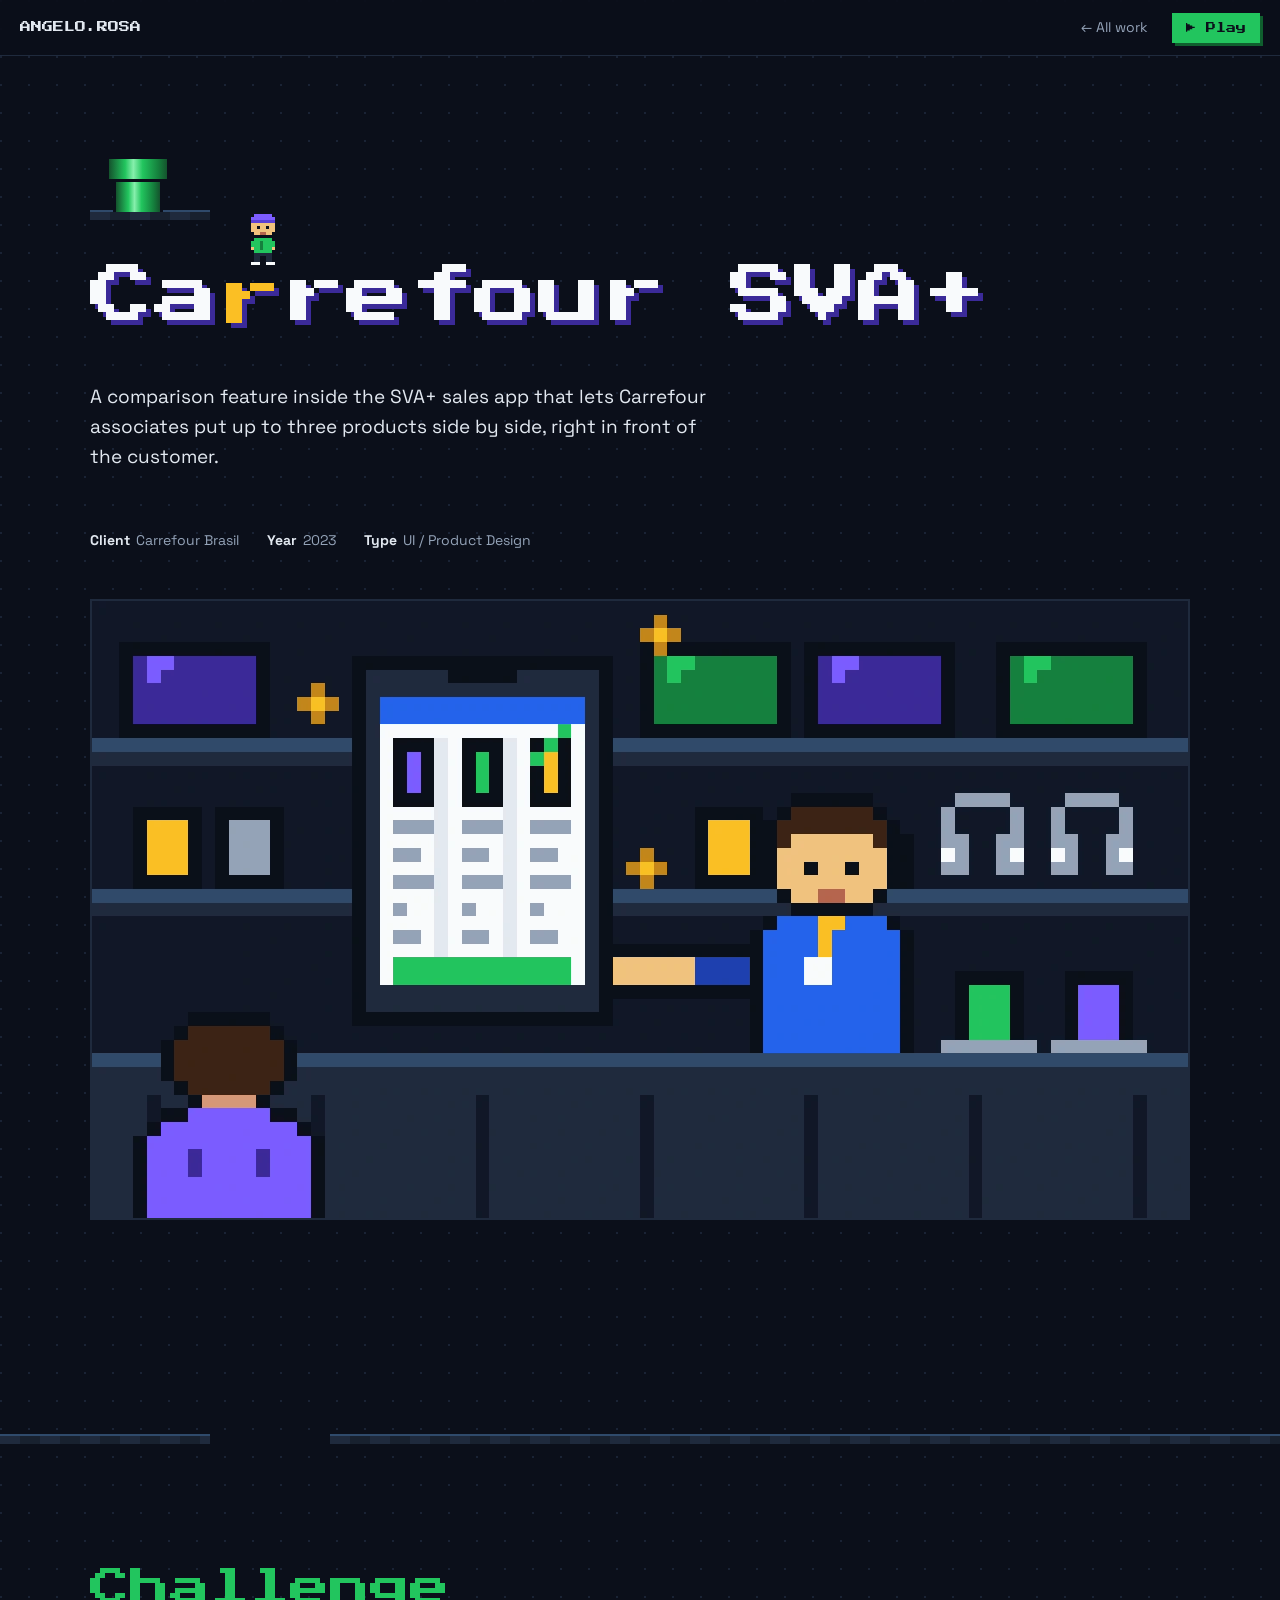
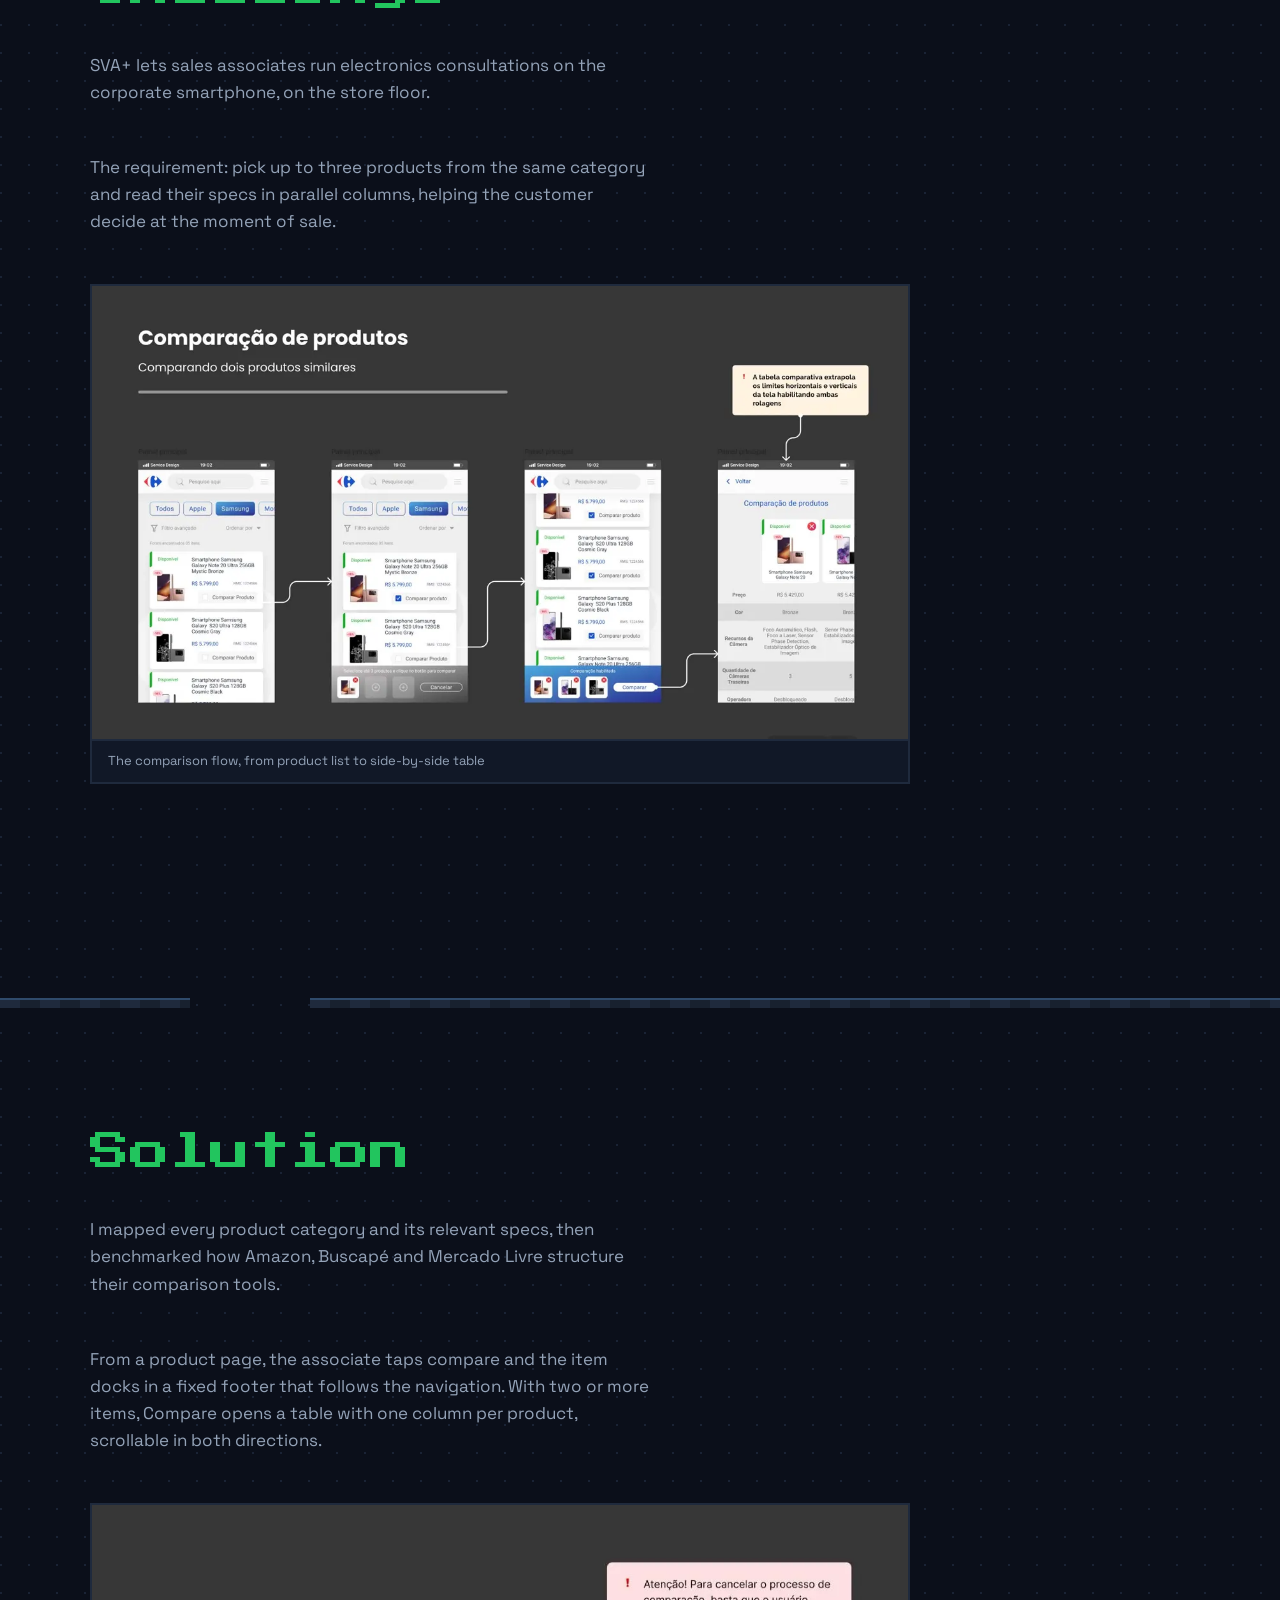
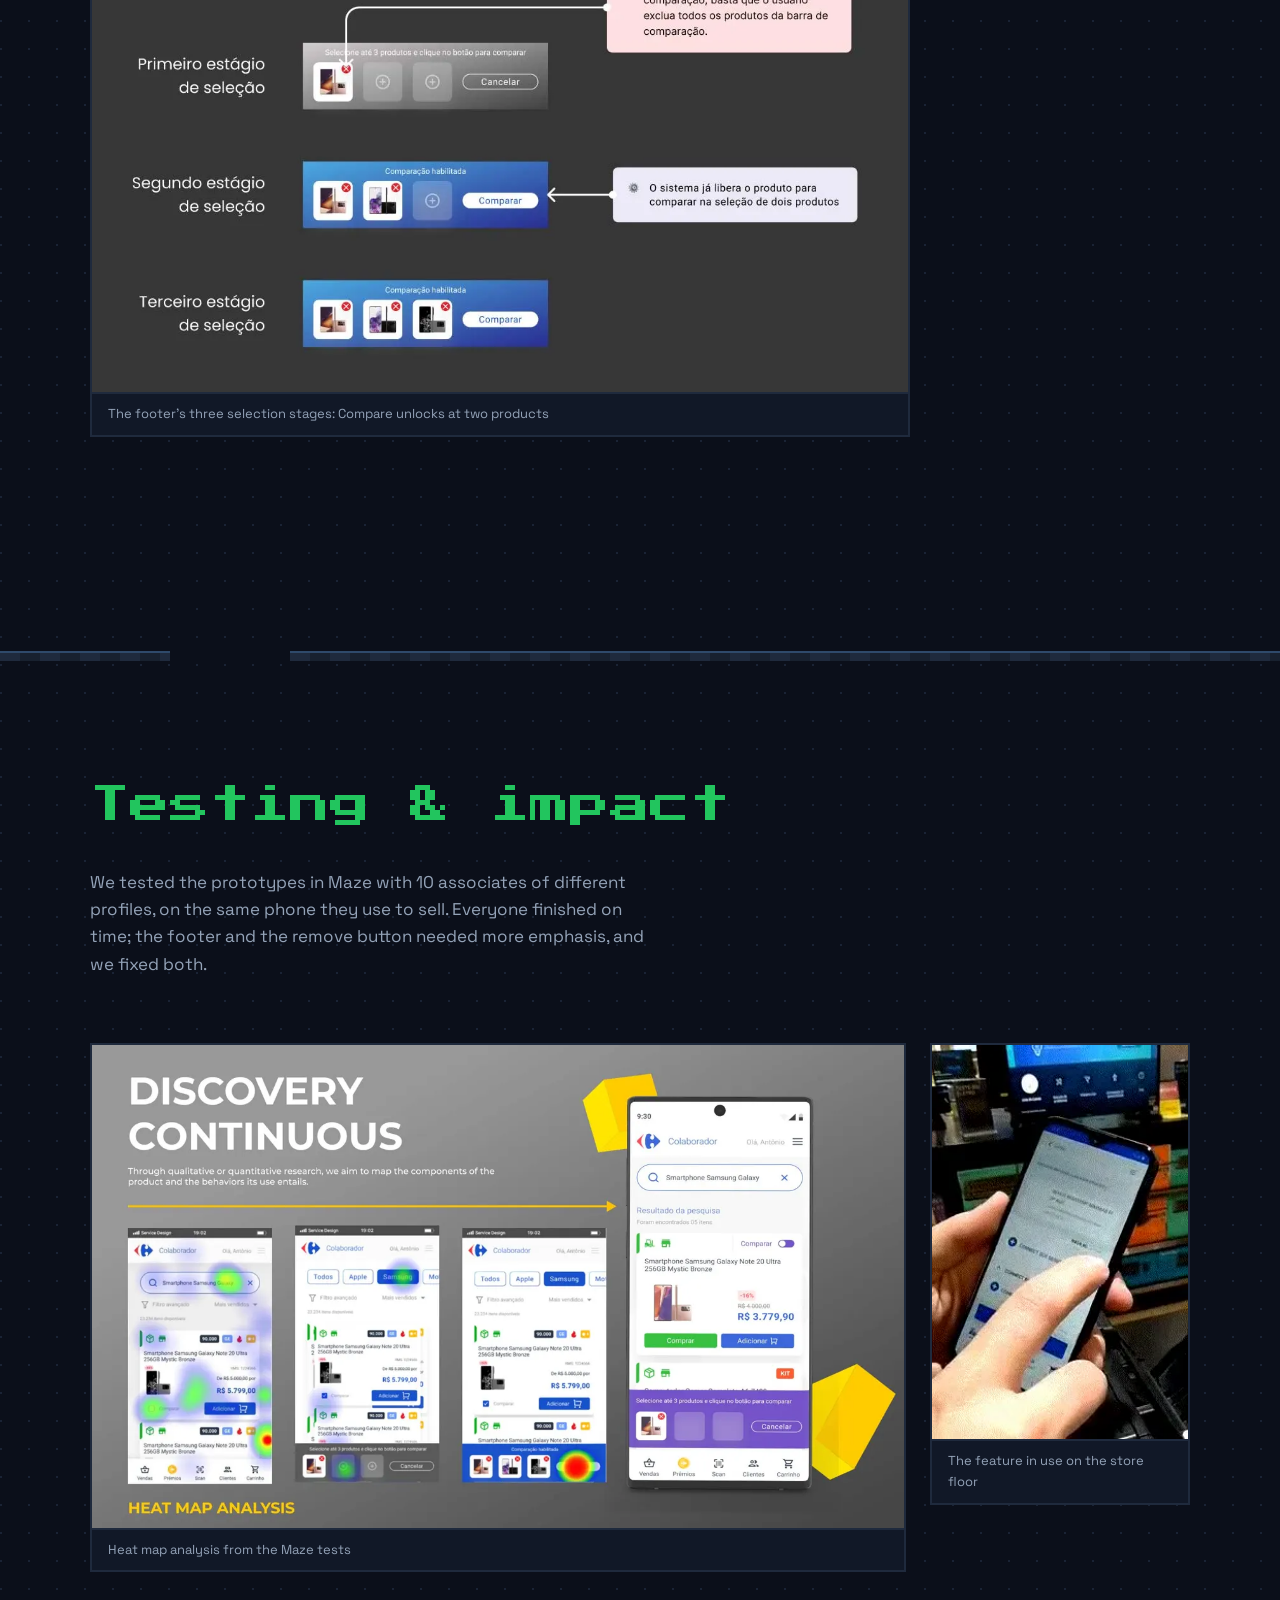
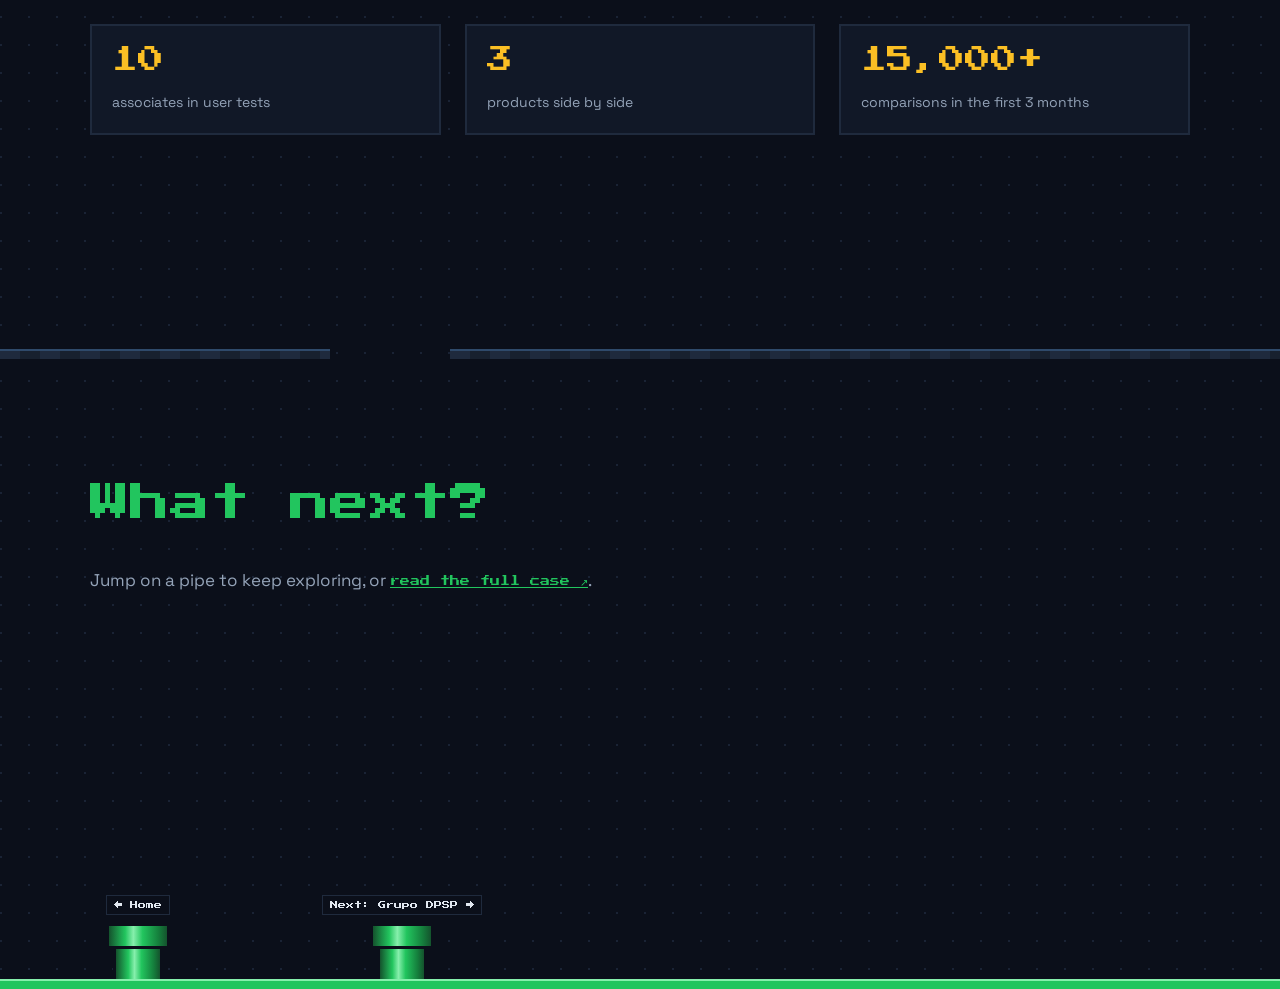
<file: work/carrefour-sva.html>
<!doctype html>
<html lang="en">
<head>
<meta charset="utf-8">
<meta name="viewport" content="width=device-width, initial-scale=1">
<title>Carrefour SVA+ · Angelo Rosa</title>
<meta name="description" content="A comparison feature inside the SVA+ sales app that lets Carrefour associates put up to three products side by side, right in front of the customer.">
<link rel="preconnect" href="https://fonts.googleapis.com">
<link rel="preconnect" href="https://fonts.gstatic.com" crossorigin>
<link href="https://fonts.googleapis.com/css2?family=Press+Start+2P&family=Space+Grotesk:wght@400;500;700&display=swap" rel="stylesheet">
<link rel="stylesheet" href="../css/estilo.css">
<!-- chegou por um cano: tela preta até o jogo assumir (evita piscar a página no topo) -->
<script>try{var s=JSON.parse(sessionStorage.getItem('pf-estado'));if(s&&s.viaCano)document.documentElement.classList.add('chegando')}catch(e){}</script>
</head>
<body>

<canvas id="jogo" aria-hidden="true"></canvas>

<header class="topo">
  <a class="marca" href="../index.html">ANGELO.ROSA</a>
  <nav class="nav-links">
    <a href="../index.html#work">← All work</a>
  </nav>
  <button class="btn" data-acao="jogar">▶ Play</button>
</header>

<main id="mundo">

  <section class="fase" data-fase data-nome="Carrefour SVA+">
    <div class="container">
      <!-- cano de entrada: é por ele que o personagem chega, e ele leva de volta ao início -->
      <div class="saida curta" data-plat>
        <a class="cano" href="../index.html" data-plat data-cano aria-label="Back home"><span class="rotulo">Home</span></a>
      </div>
      <h1 class="titulo-projeto" data-plat data-pouso data-letras>Carrefour SVA+</h1>
      <p class="lead" data-plat data-moedas="4">A comparison feature inside the SVA+ sales app that lets Carrefour associates put up to three products side by side, right in front of the customer.</p>
      <ul class="meta" data-plat data-bugs="1">
        <li><b>Client</b>Carrefour Brasil</li>
        <li><b>Year</b>2023</li>
        <li><b>Type</b>UI / Product Design</li>
      </ul>
      <figure class="cartao midia capa" data-plat><img src="../assets/work/carrefour-sva/cover.webp" alt="Pixel art scene for the Carrefour: SVA+ Price Comparison Design case" width="1280" height="720" fetchpriority="high"></figure>
    </div>
  </section>

  <section class="fase" data-fase data-nome="Challenge">
    <div class="container">
      <h2 data-plat data-pouso data-letras>Challenge</h2>
      <p data-plat data-moedas="3">SVA+ lets sales associates run electronics consultations on the corporate smartphone, on the store floor.</p>
      <p data-plat data-bugs="1">The requirement: pick up to three products from the same category and read their specs in parallel columns, helping the customer decide at the moment of sale.</p>
      <figure class="cartao midia" data-plat><img src="../assets/work/carrefour-sva/challenge.webp" alt="Comparison flow: products checked in the list dock in a footer bar, then open a side-by-side table" width="1280" height="712" loading="lazy" decoding="async"><figcaption>The comparison flow, from product list to side-by-side table</figcaption></figure>
    </div>
  </section>

  <section class="fase" data-fase data-nome="Solution">
    <div class="container">
      <h2 data-plat data-pouso data-letras data-skill="Maze">Solution</h2>
      <p data-plat data-moedas="3">I mapped every product category and its relevant specs, then benchmarked how Amazon, Buscapé and Mercado Livre structure their comparison tools.</p>
      <p data-plat data-bugs="1">From a product page, the associate taps compare and the item docks in a fixed footer that follows the navigation. With two or more items, Compare opens a table with one column per product, scrollable in both directions.</p>
      <figure class="cartao midia" data-plat><img src="../assets/work/carrefour-sva/solution.webp" alt="The comparison footer in three stages: one product selected, two products with Compare enabled, three products" width="1136" height="679" loading="lazy" decoding="async"><figcaption>The footer&#x27;s three selection stages: Compare unlocks at two products</figcaption></figure>
    </div>
  </section>

  <section class="fase" data-fase data-nome="Testing &amp; impact">
    <div class="container">
      <h2 data-plat data-pouso data-letras>Testing &amp; impact</h2>
      <p data-plat data-moedas="3">We tested the prototypes in Maze with 10 associates of different profiles, on the same phone they use to sell. Everyone finished on time; the footer and the remove button needed more emphasis, and we fixed both.</p>
      <div class="galeria">
        <figure class="cartao midia" data-plat><img src="../assets/work/carrefour-sva/testing-2.webp" alt="Heat maps from the Maze tests over the product list and comparison footer" width="1280" height="761" loading="lazy" decoding="async"><figcaption>Heat map analysis from the Maze tests</figcaption></figure>
        <figure class="cartao midia retrato" data-plat><video src="../assets/work/carrefour-sva/testing.mp4" poster="../assets/work/carrefour-sva/testing-poster.webp" width="248" height="382" autoplay muted loop playsinline preload="metadata" aria-label="A sales associate using the comparison feature on a phone in the store"></video><figcaption>The feature in use on the store floor</figcaption></figure>
      </div>
      <div class="numeros">
        <div class="cartao" data-plat data-moedas="2"><strong>10</strong><span>associates in user tests</span></div>
        <div class="cartao" data-plat><strong>3</strong><span>products side by side</span></div>
        <div class="cartao" data-plat data-moedas="2"><strong>15,000+</strong><span>comparisons in the first 3 months</span></div>
      </div>
    </div>
  </section>

  <footer class="fase rodape" data-fase data-nome="Exit">
    <div class="container">
      <h2 data-plat data-pouso data-letras>What next?</h2>
      <p data-plat data-moedas="3">Jump on a pipe to keep exploring, or <a class="externo" href="https://portifolio-arcreator.netlify.app/en/portfolio/sva-price-comparison" target="_blank" rel="noopener">read the full case ↗</a>.</p>
    </div>
    <!-- os canos de saída ficam em cima do chão final: quem cai até o fundo sempre tem por onde sair -->
    <div class="saida no-chao">
      <a class="cano fixo" href="../index.html" data-plat data-cano aria-label="Back home"><span class="rotulo">← Home</span></a>
      <a class="cano fixo segundo" href="dpsp-health.html" data-plat data-cano aria-label="Next case: Grupo DPSP"><span class="rotulo">Next: Grupo DPSP →</span></a>
    </div>
  </footer>

</main>

<div class="toque" aria-hidden="true">
  <div class="toque-lado"><button data-tecla="esq">◀</button><button data-tecla="dir">▶</button></div>
  <div class="toque-lado"><button data-tecla="baixo">▼</button><button data-tecla="pulo">▲</button></div>
</div>

<div id="painel" hidden></div>

<script src="../js/sprites.js"></script>
<script src="../js/mundo.js"></script>
<script src="../js/efeitos.js"></script>
<script src="../js/jogo.js"></script>
</body>
</html>
</file>
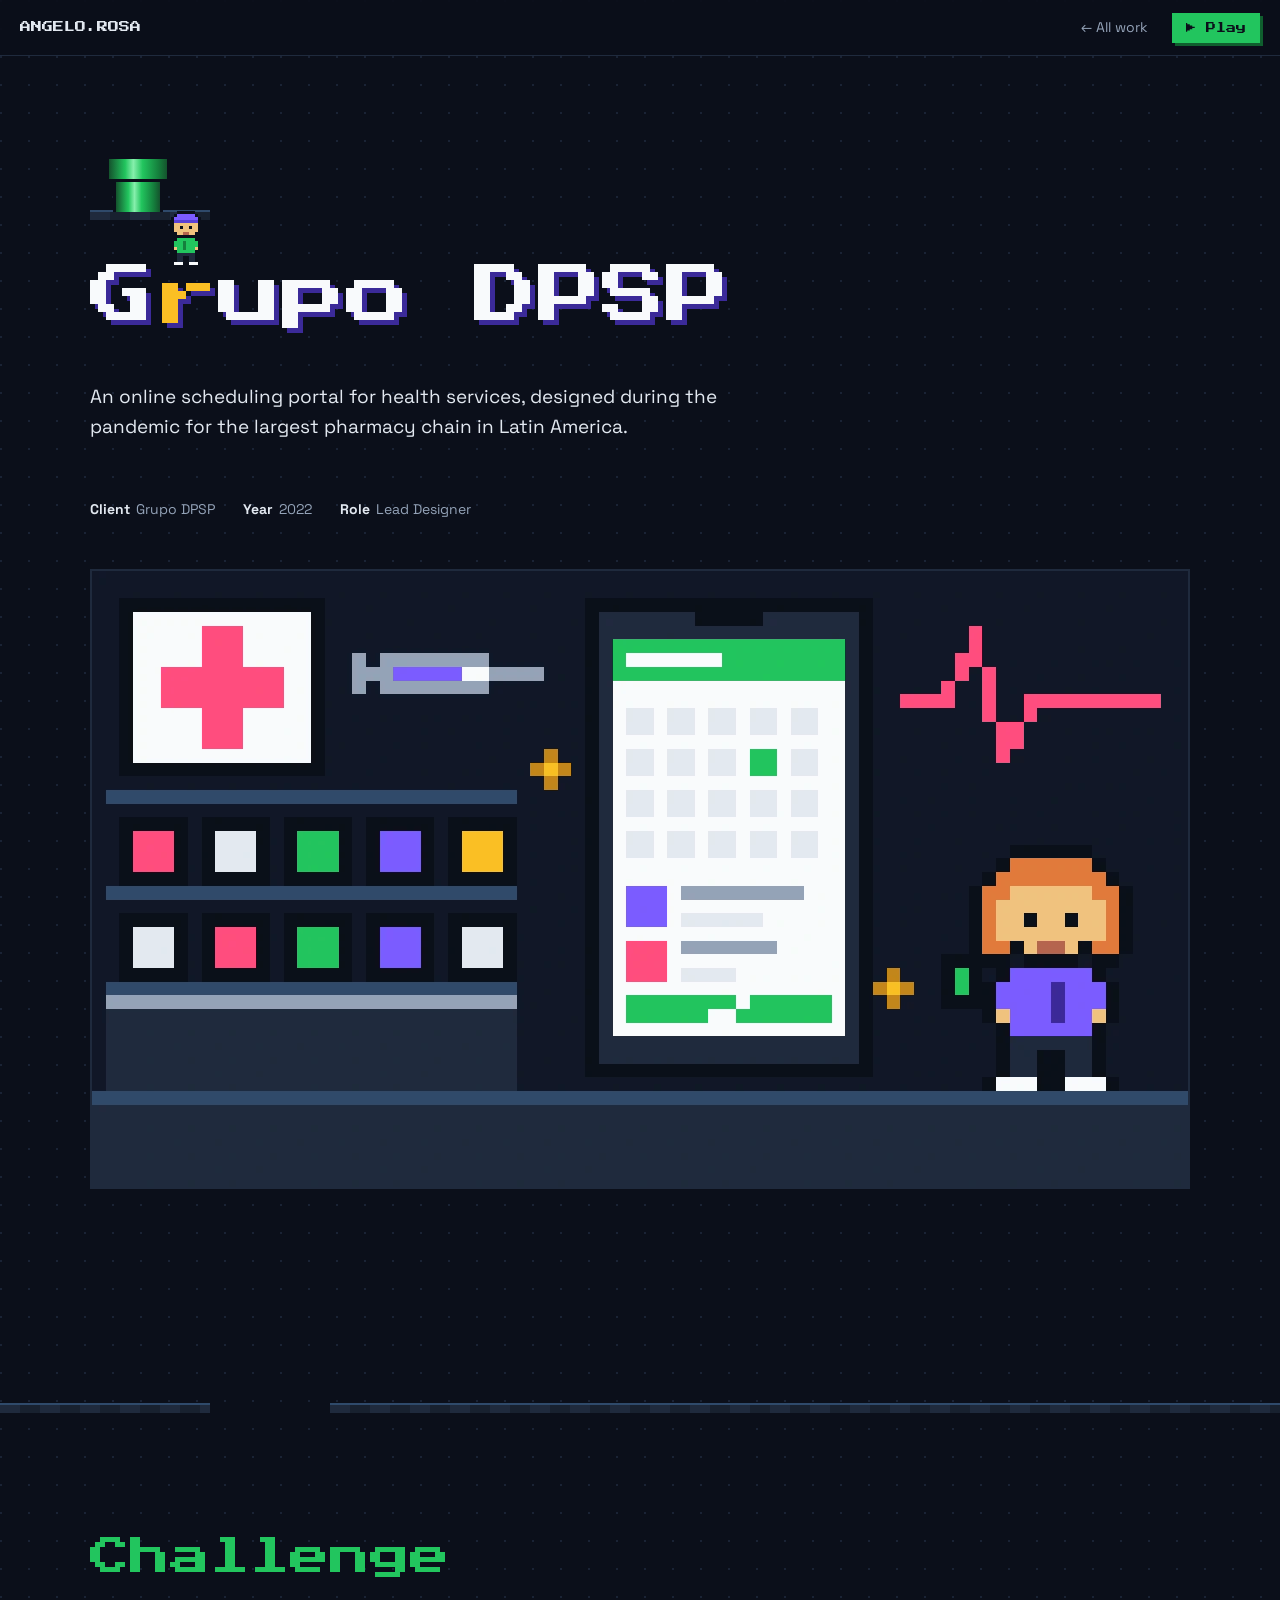
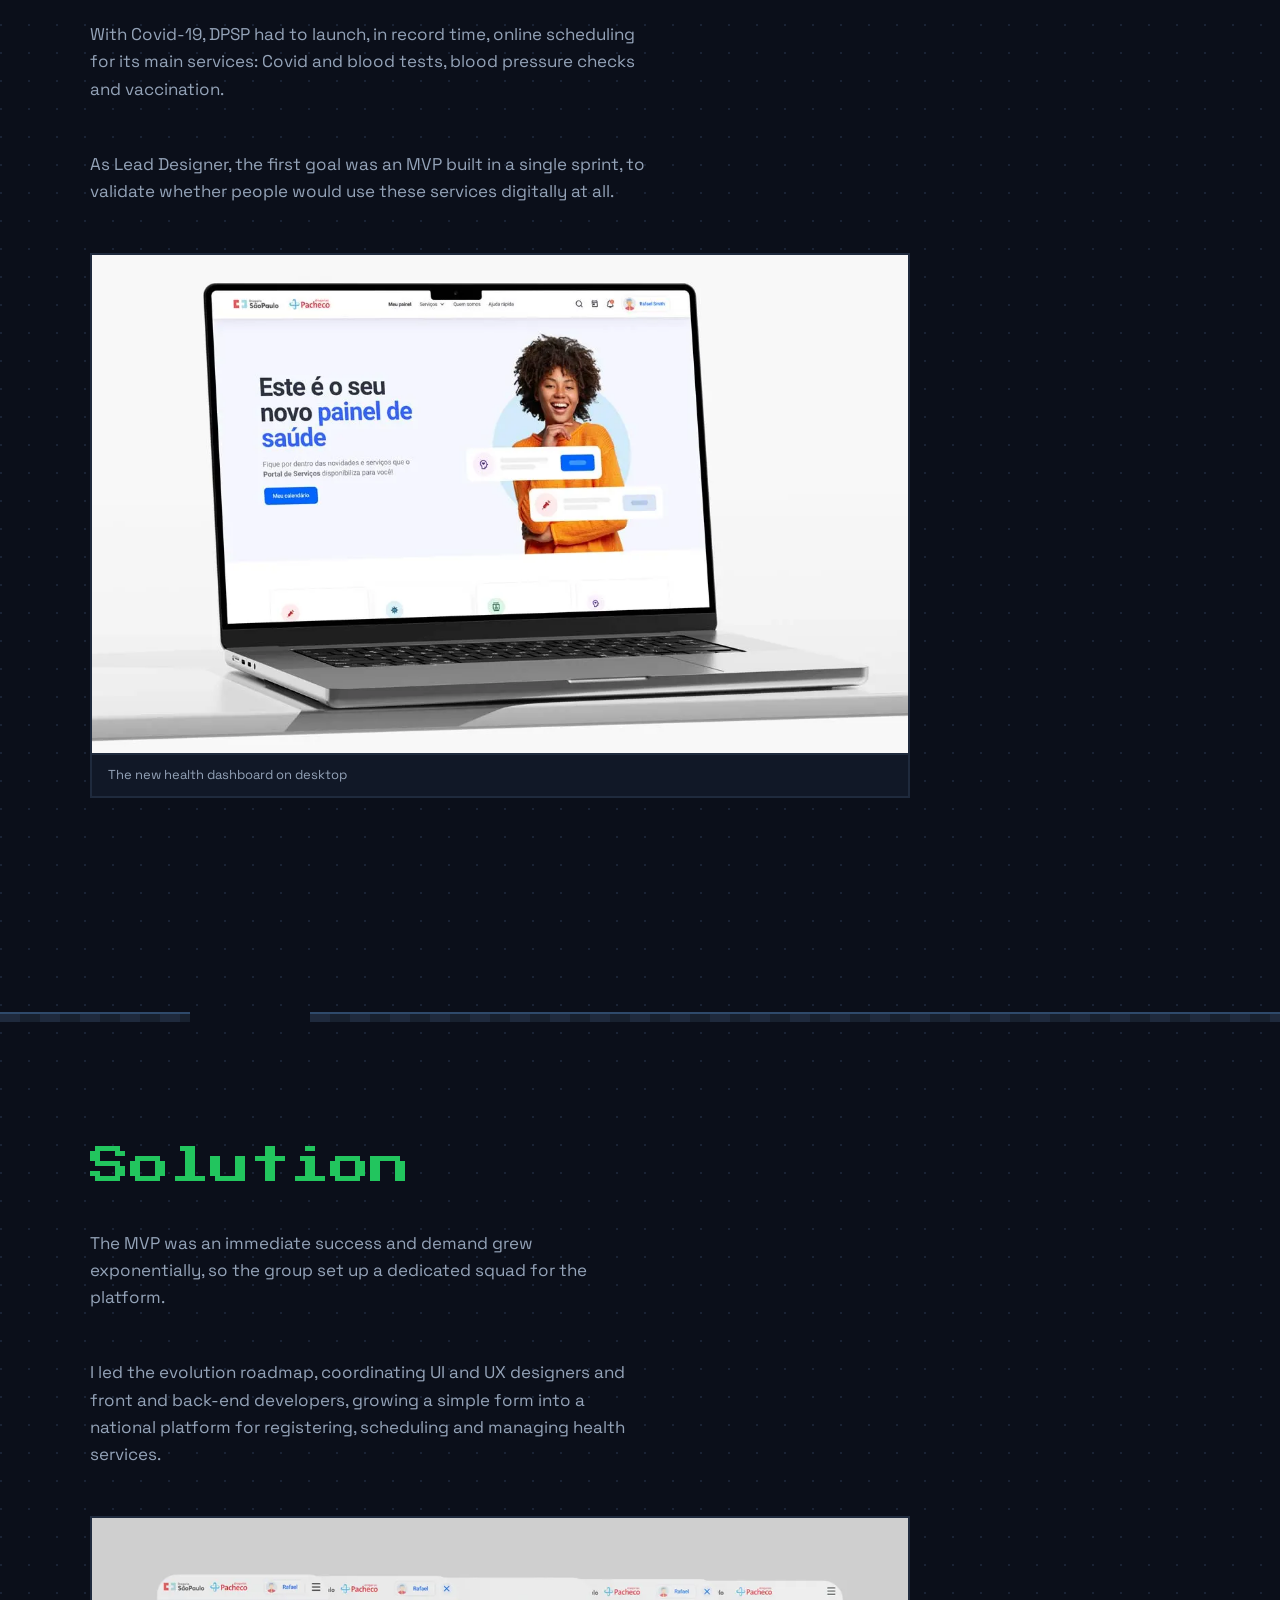
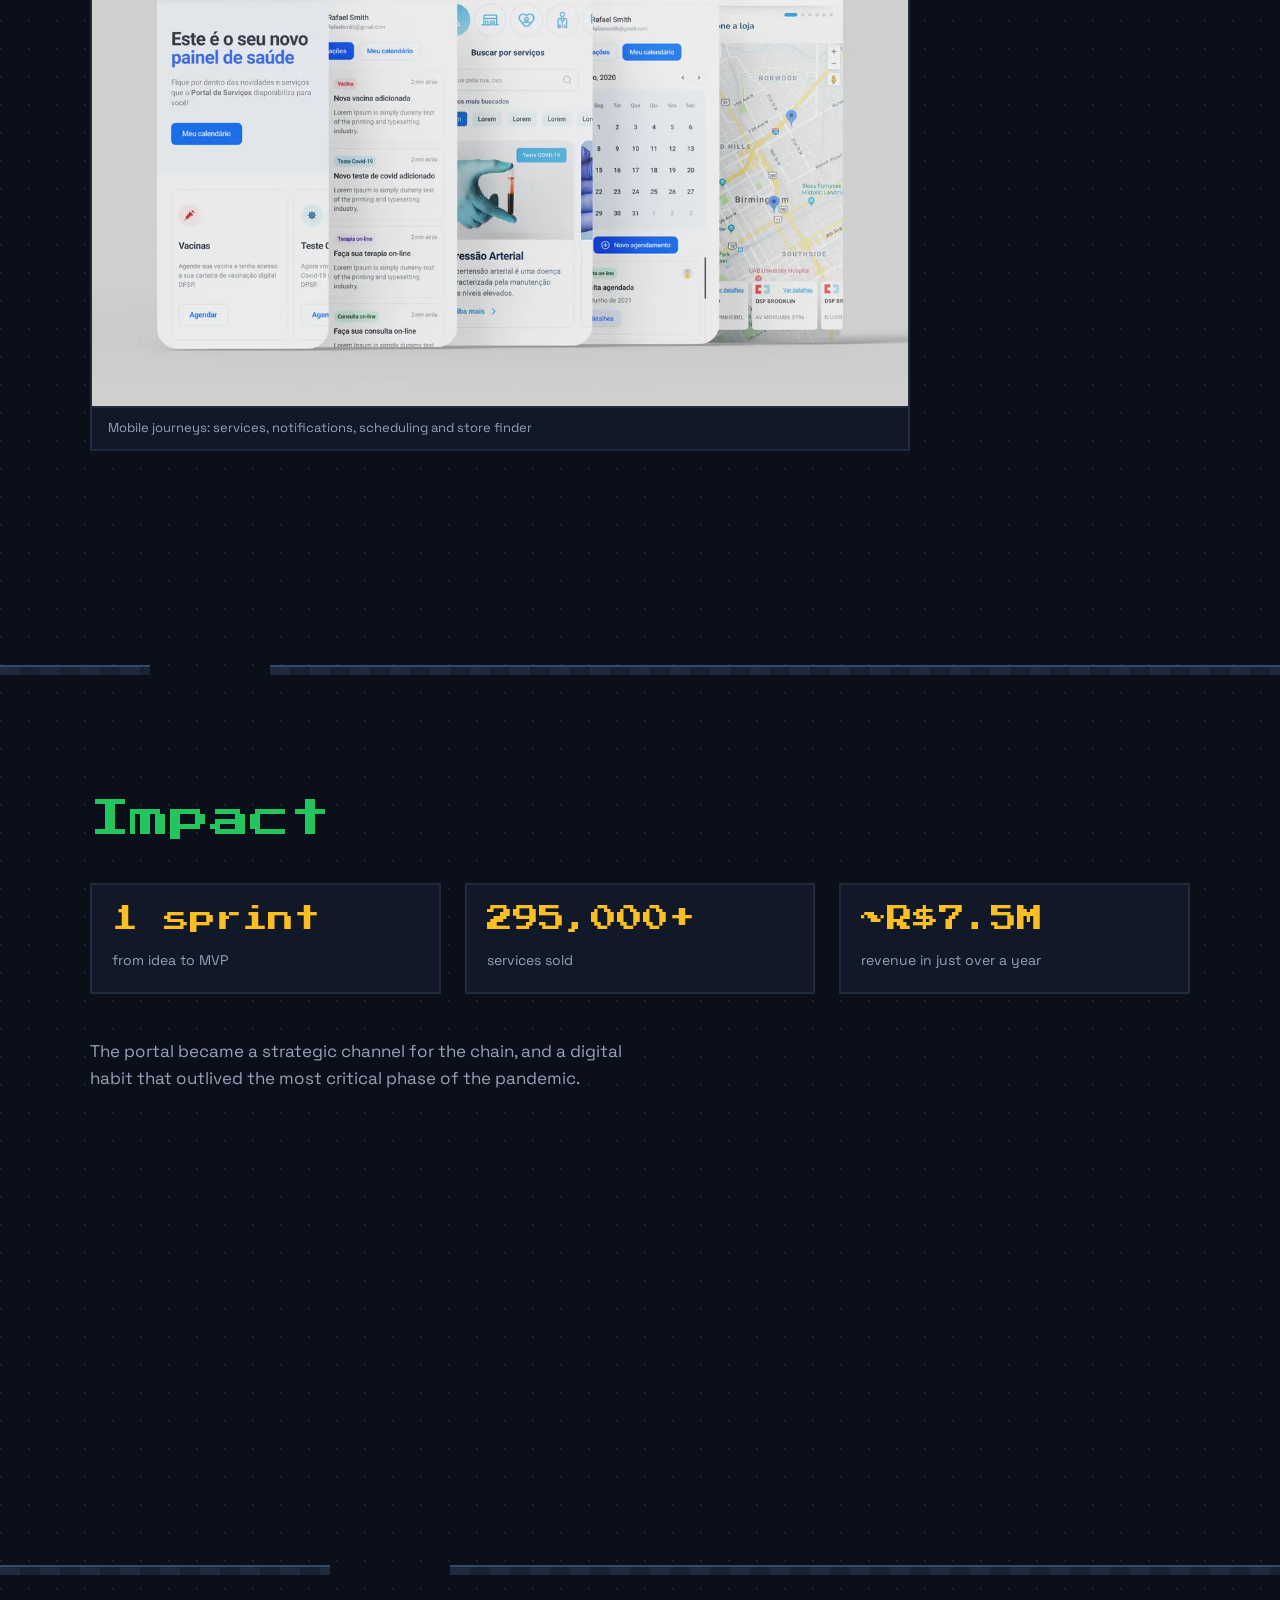
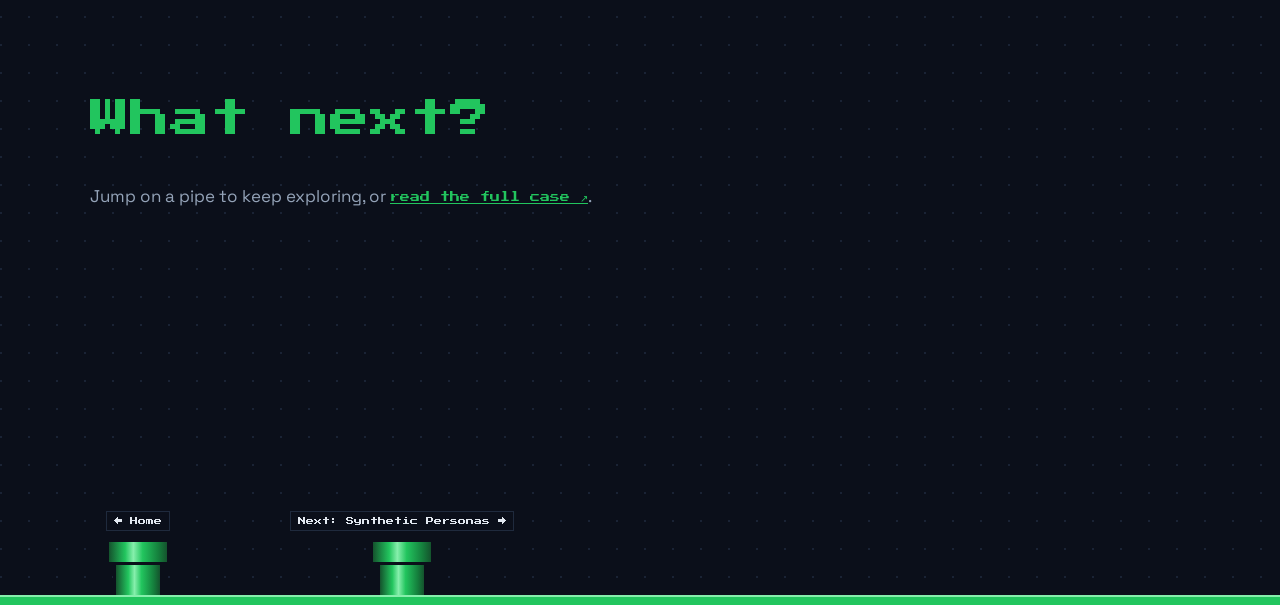
<file: work/dpsp-health.html>
<!doctype html>
<html lang="en">
<head>
<meta charset="utf-8">
<meta name="viewport" content="width=device-width, initial-scale=1">
<title>Grupo DPSP · Angelo Rosa</title>
<meta name="description" content="An online scheduling portal for health services, designed during the pandemic for the largest pharmacy chain in Latin America.">
<link rel="preconnect" href="https://fonts.googleapis.com">
<link rel="preconnect" href="https://fonts.gstatic.com" crossorigin>
<link href="https://fonts.googleapis.com/css2?family=Press+Start+2P&family=Space+Grotesk:wght@400;500;700&display=swap" rel="stylesheet">
<link rel="stylesheet" href="../css/estilo.css">
<!-- chegou por um cano: tela preta até o jogo assumir (evita piscar a página no topo) -->
<script>try{var s=JSON.parse(sessionStorage.getItem('pf-estado'));if(s&&s.viaCano)document.documentElement.classList.add('chegando')}catch(e){}</script>
</head>
<body>

<canvas id="jogo" aria-hidden="true"></canvas>

<header class="topo">
  <a class="marca" href="../index.html">ANGELO.ROSA</a>
  <nav class="nav-links">
    <a href="../index.html#work">← All work</a>
  </nav>
  <button class="btn" data-acao="jogar">▶ Play</button>
</header>

<main id="mundo">

  <section class="fase" data-fase data-nome="Grupo DPSP">
    <div class="container">
      <!-- cano de entrada: é por ele que o personagem chega, e ele leva de volta ao início -->
      <div class="saida curta" data-plat>
        <a class="cano" href="../index.html" data-plat data-cano aria-label="Back home"><span class="rotulo">Home</span></a>
      </div>
      <h1 class="titulo-projeto" data-plat data-pouso data-letras>Grupo DPSP</h1>
      <p class="lead" data-plat data-moedas="4">An online scheduling portal for health services, designed during the pandemic for the largest pharmacy chain in Latin America.</p>
      <ul class="meta" data-plat data-bugs="1">
        <li><b>Client</b>Grupo DPSP</li>
        <li><b>Year</b>2022</li>
        <li><b>Role</b>Lead Designer</li>
      </ul>
      <figure class="cartao midia capa" data-plat><img src="../assets/work/dpsp-health/cover.webp" alt="Pixel art scene for the Grupo DPSP: Health Portal Design case" width="1280" height="720" fetchpriority="high"></figure>
    </div>
  </section>

  <section class="fase" data-fase data-nome="Challenge">
    <div class="container">
      <h2 data-plat data-pouso data-letras>Challenge</h2>
      <p data-plat data-moedas="3">With Covid-19, DPSP had to launch, in record time, online scheduling for its main services: Covid and blood tests, blood pressure checks and vaccination.</p>
      <p data-plat data-bugs="1">As Lead Designer, the first goal was an MVP built in a single sprint, to validate whether people would use these services digitally at all.</p>
      <figure class="cartao midia" data-plat><img src="../assets/work/dpsp-health/challenge.webp" alt="The DPSP health dashboard on a laptop, with the headline This is your new health dashboard" width="1200" height="732" loading="lazy" decoding="async"><figcaption>The new health dashboard on desktop</figcaption></figure>
    </div>
  </section>

  <section class="fase" data-fase data-nome="Solution">
    <div class="container">
      <h2 data-plat data-pouso data-letras data-skill="MVP">Solution</h2>
      <p data-plat data-moedas="3">The MVP was an immediate success and demand grew exponentially, so the group set up a dedicated squad for the platform.</p>
      <p data-plat data-bugs="1">I led the evolution roadmap, coordinating UI and UX designers and front and back-end developers, growing a simple form into a national platform for registering, scheduling and managing health services.</p>
      <figure class="cartao midia" data-plat><img src="../assets/work/dpsp-health/solution.webp" alt="Five mobile screens of the health portal: dashboard, notifications, service search, scheduling calendar and store map" width="1280" height="765" loading="lazy" decoding="async"><figcaption>Mobile journeys: services, notifications, scheduling and store finder</figcaption></figure>
    </div>
  </section>

  <section class="fase" data-fase data-nome="Impact">
    <div class="container">
      <h2 data-plat data-pouso data-letras>Impact</h2>
      <div class="numeros">
        <div class="cartao" data-plat data-moedas="2"><strong>1 sprint</strong><span>from idea to MVP</span></div>
        <div class="cartao" data-plat><strong>295,000+</strong><span>services sold</span></div>
        <div class="cartao" data-plat data-moedas="2"><strong>~R$7.5M</strong><span>revenue in just over a year</span></div>
      </div>
      <p data-plat data-bugs="1">The portal became a strategic channel for the chain, and a digital habit that outlived the most critical phase of the pandemic.</p>
    </div>
  </section>

  <footer class="fase rodape" data-fase data-nome="Exit">
    <div class="container">
      <h2 data-plat data-pouso data-letras>What next?</h2>
      <p data-plat data-moedas="3">Jump on a pipe to keep exploring, or <a class="externo" href="https://portifolio-arcreator.netlify.app/en/portfolio/health-portal-dpsp-group" target="_blank" rel="noopener">read the full case ↗</a>.</p>
    </div>
    <!-- os canos de saída ficam em cima do chão final: quem cai até o fundo sempre tem por onde sair -->
    <div class="saida no-chao">
      <a class="cano fixo" href="../index.html" data-plat data-cano aria-label="Back home"><span class="rotulo">← Home</span></a>
      <a class="cano fixo segundo" href="synthetic-personas.html" data-plat data-cano aria-label="Next case: Synthetic Personas"><span class="rotulo">Next: Synthetic Personas →</span></a>
    </div>
  </footer>

</main>

<div class="toque" aria-hidden="true">
  <div class="toque-lado"><button data-tecla="esq">◀</button><button data-tecla="dir">▶</button></div>
  <div class="toque-lado"><button data-tecla="baixo">▼</button><button data-tecla="pulo">▲</button></div>
</div>

<div id="painel" hidden></div>

<script src="../js/sprites.js"></script>
<script src="../js/mundo.js"></script>
<script src="../js/efeitos.js"></script>
<script src="../js/jogo.js"></script>
</body>
</html>
</file>
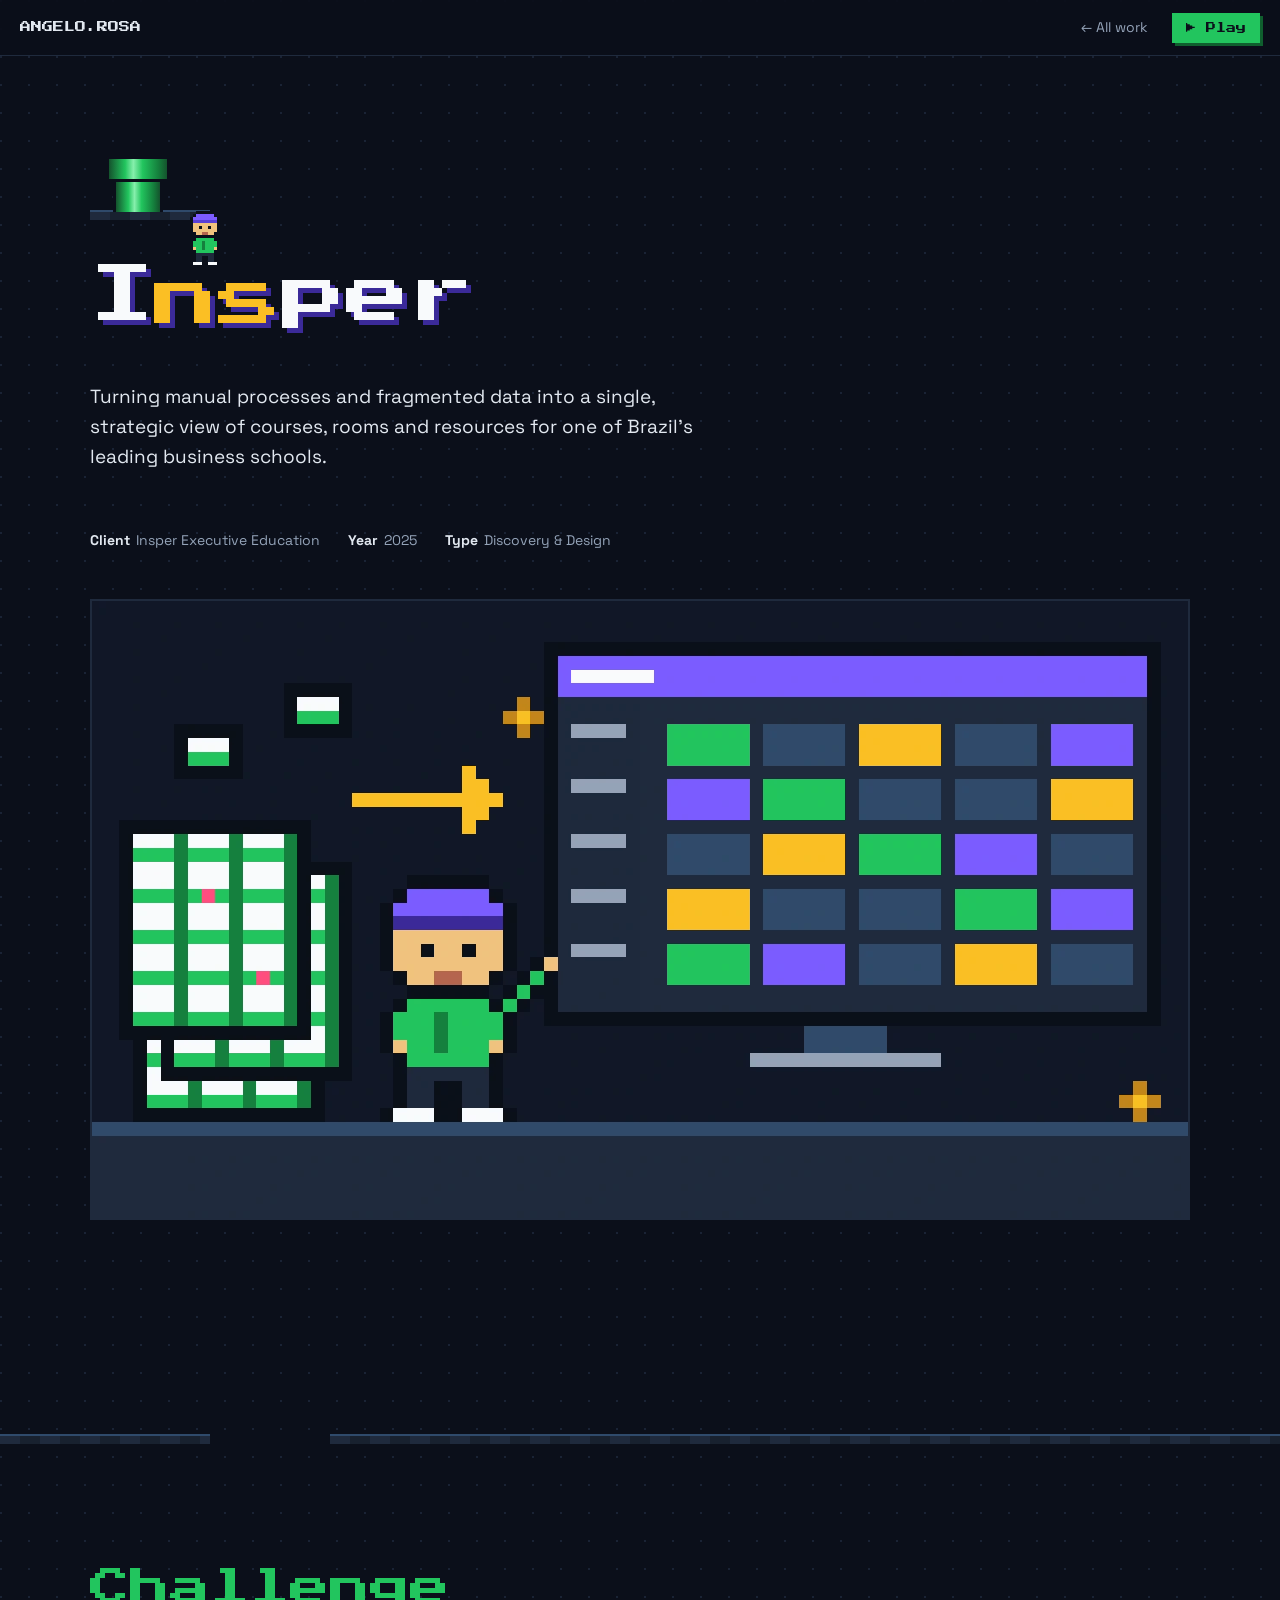
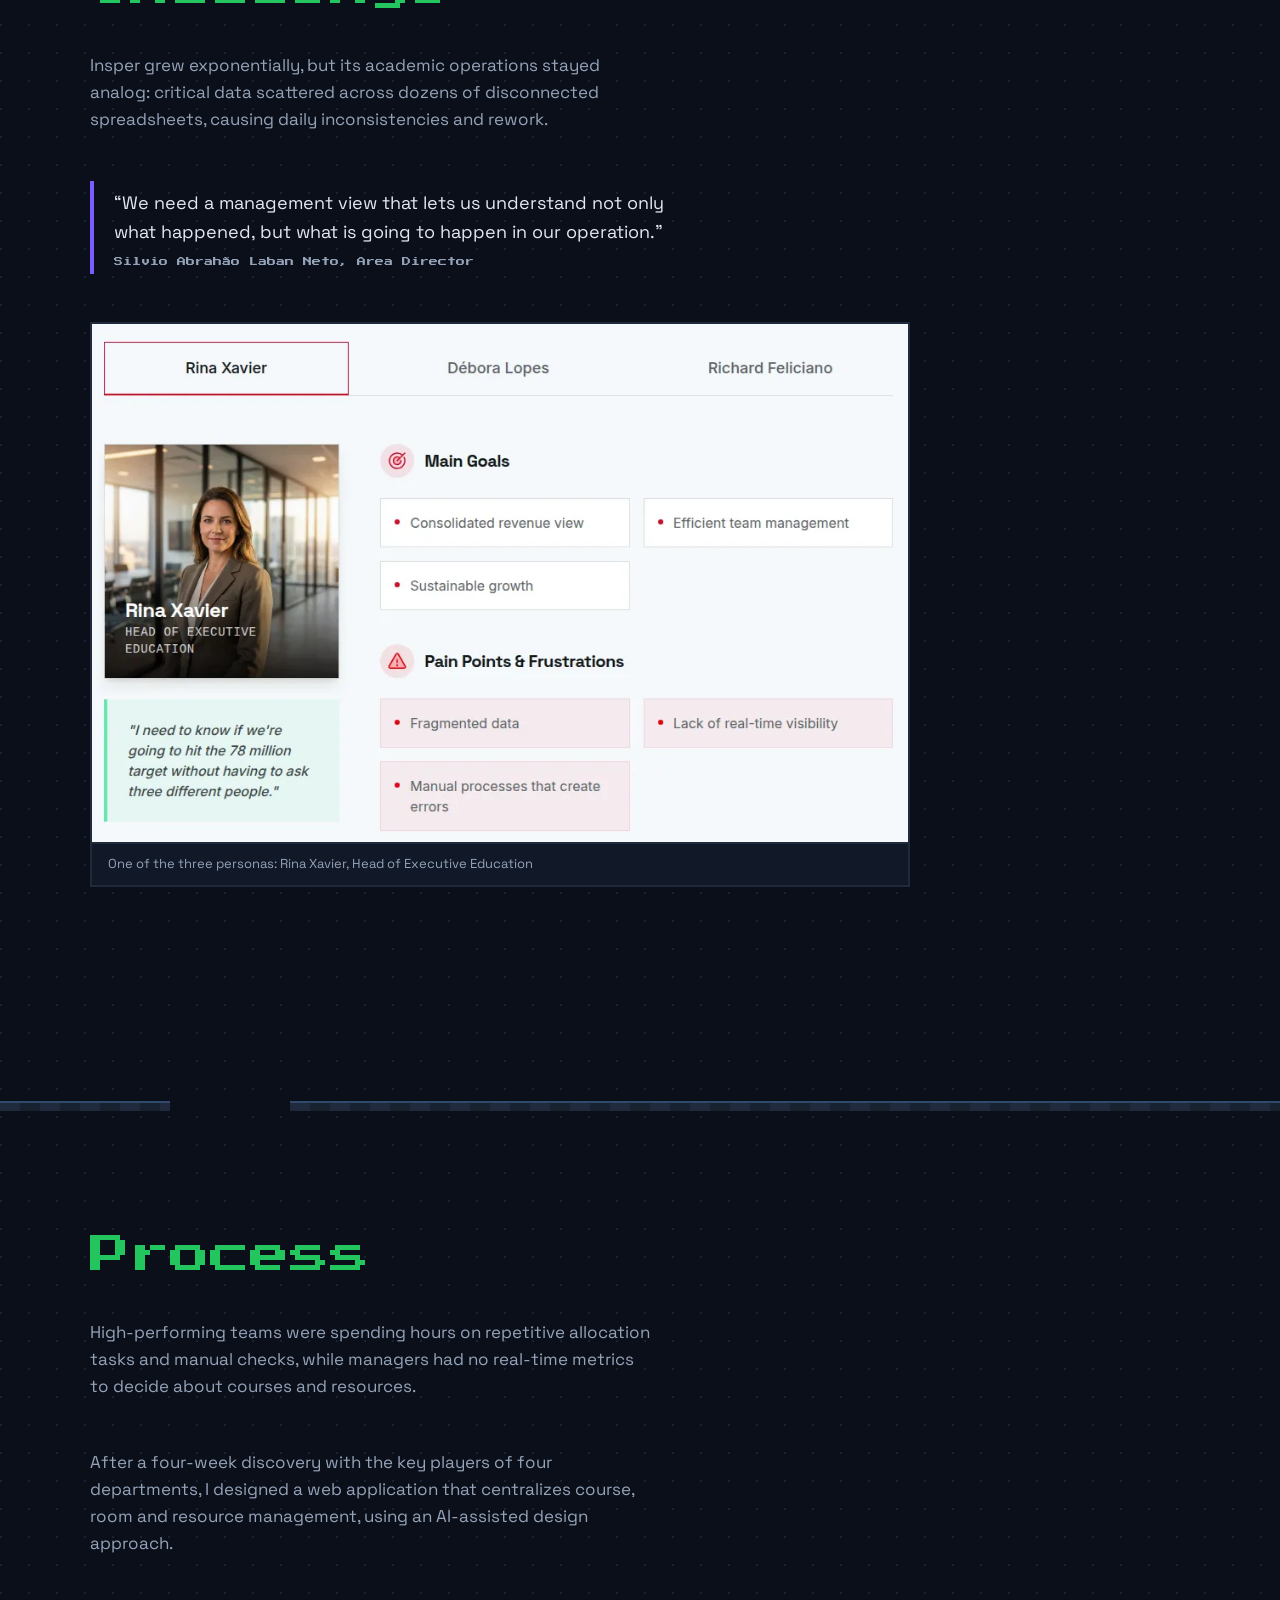
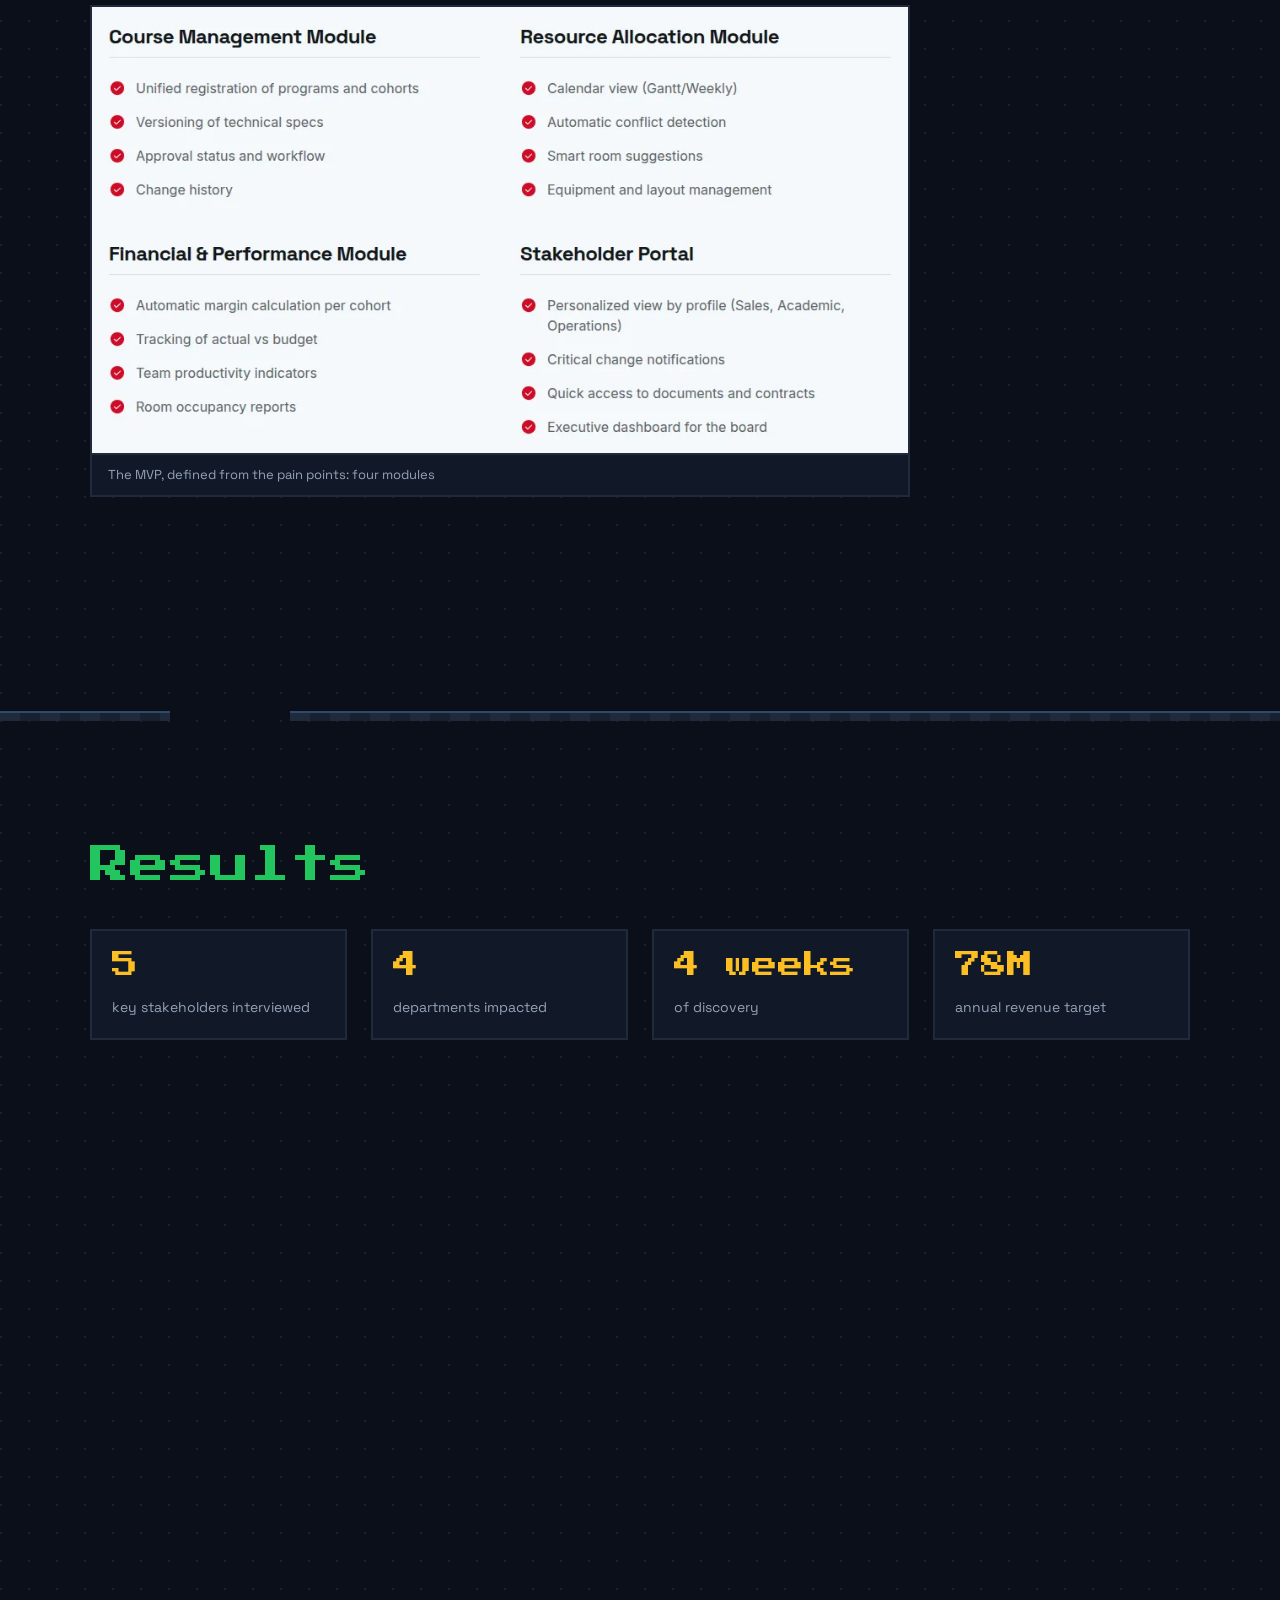
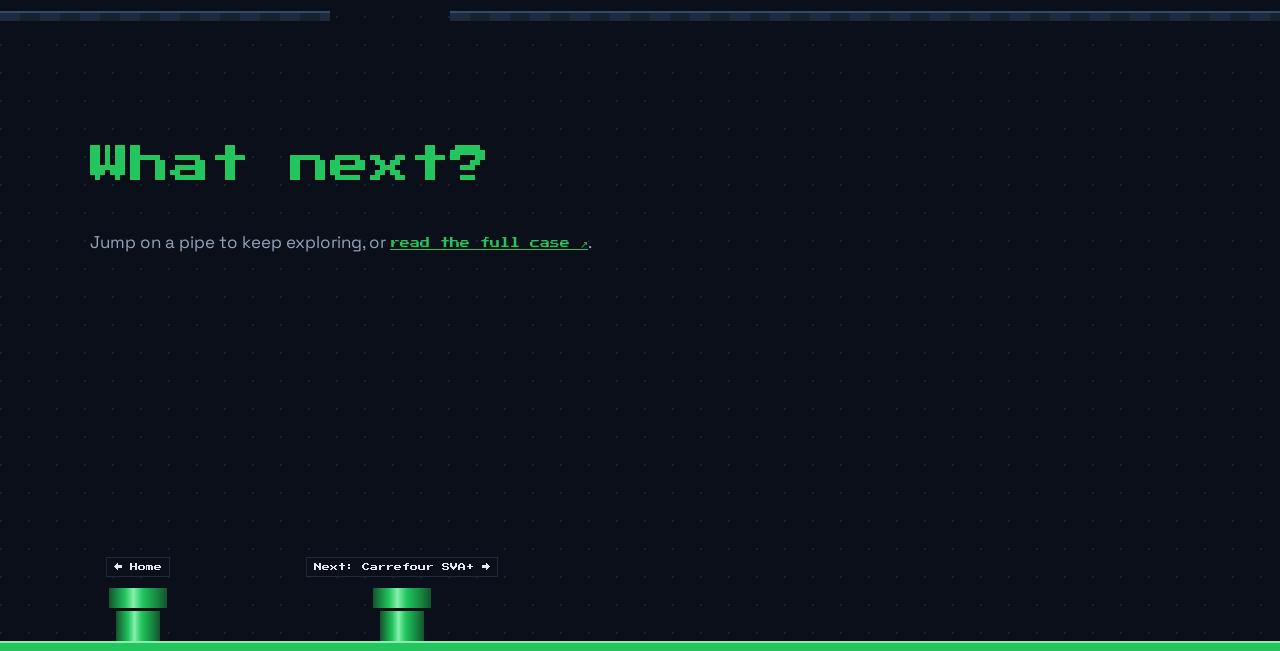
<file: work/insper.html>
<!doctype html>
<html lang="en">
<head>
<meta charset="utf-8">
<meta name="viewport" content="width=device-width, initial-scale=1">
<title>Insper · Angelo Rosa</title>
<meta name="description" content="Turning manual processes and fragmented data into a single, strategic view of courses, rooms and resources for one of Brazil&#x27;s leading business schools.">
<link rel="preconnect" href="https://fonts.googleapis.com">
<link rel="preconnect" href="https://fonts.gstatic.com" crossorigin>
<link href="https://fonts.googleapis.com/css2?family=Press+Start+2P&family=Space+Grotesk:wght@400;500;700&display=swap" rel="stylesheet">
<link rel="stylesheet" href="../css/estilo.css">
<!-- chegou por um cano: tela preta até o jogo assumir (evita piscar a página no topo) -->
<script>try{var s=JSON.parse(sessionStorage.getItem('pf-estado'));if(s&&s.viaCano)document.documentElement.classList.add('chegando')}catch(e){}</script>
</head>
<body>

<canvas id="jogo" aria-hidden="true"></canvas>

<header class="topo">
  <a class="marca" href="../index.html">ANGELO.ROSA</a>
  <nav class="nav-links">
    <a href="../index.html#work">← All work</a>
  </nav>
  <button class="btn" data-acao="jogar">▶ Play</button>
</header>

<main id="mundo">

  <section class="fase" data-fase data-nome="Insper">
    <div class="container">
      <!-- cano de entrada: é por ele que o personagem chega, e ele leva de volta ao início -->
      <div class="saida curta" data-plat>
        <a class="cano" href="../index.html" data-plat data-cano aria-label="Back home"><span class="rotulo">Home</span></a>
      </div>
      <h1 class="titulo-projeto" data-plat data-pouso data-letras>Insper</h1>
      <p class="lead" data-plat data-moedas="4">Turning manual processes and fragmented data into a single, strategic view of courses, rooms and resources for one of Brazil&#x27;s leading business schools.</p>
      <ul class="meta" data-plat data-bugs="1">
        <li><b>Client</b>Insper Executive Education</li>
        <li><b>Year</b>2025</li>
        <li><b>Type</b>Discovery &amp; Design</li>
      </ul>
      <figure class="cartao midia capa" data-plat><img src="../assets/work/insper/cover.webp" alt="Pixel art scene for the Insper: Academic Platform Discovery and Design case" width="1280" height="720" fetchpriority="high"></figure>
    </div>
  </section>

  <section class="fase" data-fase data-nome="Challenge">
    <div class="container">
      <h2 data-plat data-pouso data-letras>Challenge</h2>
      <p data-plat data-moedas="3">Insper grew exponentially, but its academic operations stayed analog: critical data scattered across dozens of disconnected spreadsheets, causing daily inconsistencies and rework.</p>
      <blockquote class="citacao" data-plat>“We need a management view that lets us understand not only what happened, but what is going to happen in our operation.”<cite>Silvio Abrahão Laban Neto, Area Director</cite></blockquote>
      <figure class="cartao midia" data-plat><img src="../assets/work/insper/persona.webp" alt="Persona card for Rina Xavier, Head of Executive Education, with her goals, pain points and a quote" width="960" height="610" loading="lazy" decoding="async"><figcaption>One of the three personas: Rina Xavier, Head of Executive Education</figcaption></figure>
    </div>
  </section>

  <section class="fase" data-fase data-nome="Process">
    <div class="container">
      <h2 data-plat data-pouso data-letras data-skill="AI-assisted design">Process</h2>
      <p data-plat data-moedas="3">High-performing teams were spending hours on repetitive allocation tasks and manual checks, while managers had no real-time metrics to decide about courses and resources.</p>
      <p data-plat data-bugs="1">After a four-week discovery with the key players of four departments, I designed a web application that centralizes course, room and resource management, using an AI-assisted design approach.</p>
      <figure class="cartao midia" data-plat><img src="../assets/work/insper/modules.webp" alt="The four MVP modules: course management, resource allocation, financial and performance, and stakeholder portal" width="968" height="528" loading="lazy" decoding="async"><figcaption>The MVP, defined from the pain points: four modules</figcaption></figure>
    </div>
  </section>

  <section class="fase" data-fase data-nome="Results">
    <div class="container">
      <h2 data-plat data-pouso data-letras>Results</h2>
      <div class="numeros">
        <div class="cartao" data-plat data-moedas="2"><strong>5</strong><span>key stakeholders interviewed</span></div>
        <div class="cartao" data-plat><strong>4</strong><span>departments impacted</span></div>
        <div class="cartao" data-plat data-moedas="2"><strong>4 weeks</strong><span>of discovery</span></div>
        <div class="cartao" data-plat><strong>78M</strong><span>annual revenue target</span></div>
      </div>
    </div>
  </section>

  <footer class="fase rodape" data-fase data-nome="Exit">
    <div class="container">
      <h2 data-plat data-pouso data-letras>What next?</h2>
      <p data-plat data-moedas="3">Jump on a pipe to keep exploring, or <a class="externo" href="https://discovery-insper.netlify.app/" target="_blank" rel="noopener">read the full case ↗</a>.</p>
    </div>
    <!-- os canos de saída ficam em cima do chão final: quem cai até o fundo sempre tem por onde sair -->
    <div class="saida no-chao">
      <a class="cano fixo" href="../index.html" data-plat data-cano aria-label="Back home"><span class="rotulo">← Home</span></a>
      <a class="cano fixo segundo" href="carrefour-sva.html" data-plat data-cano aria-label="Next case: Carrefour SVA+"><span class="rotulo">Next: Carrefour SVA+ →</span></a>
    </div>
  </footer>

</main>

<div class="toque" aria-hidden="true">
  <div class="toque-lado"><button data-tecla="esq">◀</button><button data-tecla="dir">▶</button></div>
  <div class="toque-lado"><button data-tecla="baixo">▼</button><button data-tecla="pulo">▲</button></div>
</div>

<div id="painel" hidden></div>

<script src="../js/sprites.js"></script>
<script src="../js/mundo.js"></script>
<script src="../js/efeitos.js"></script>
<script src="../js/jogo.js"></script>
</body>
</html>
</file>
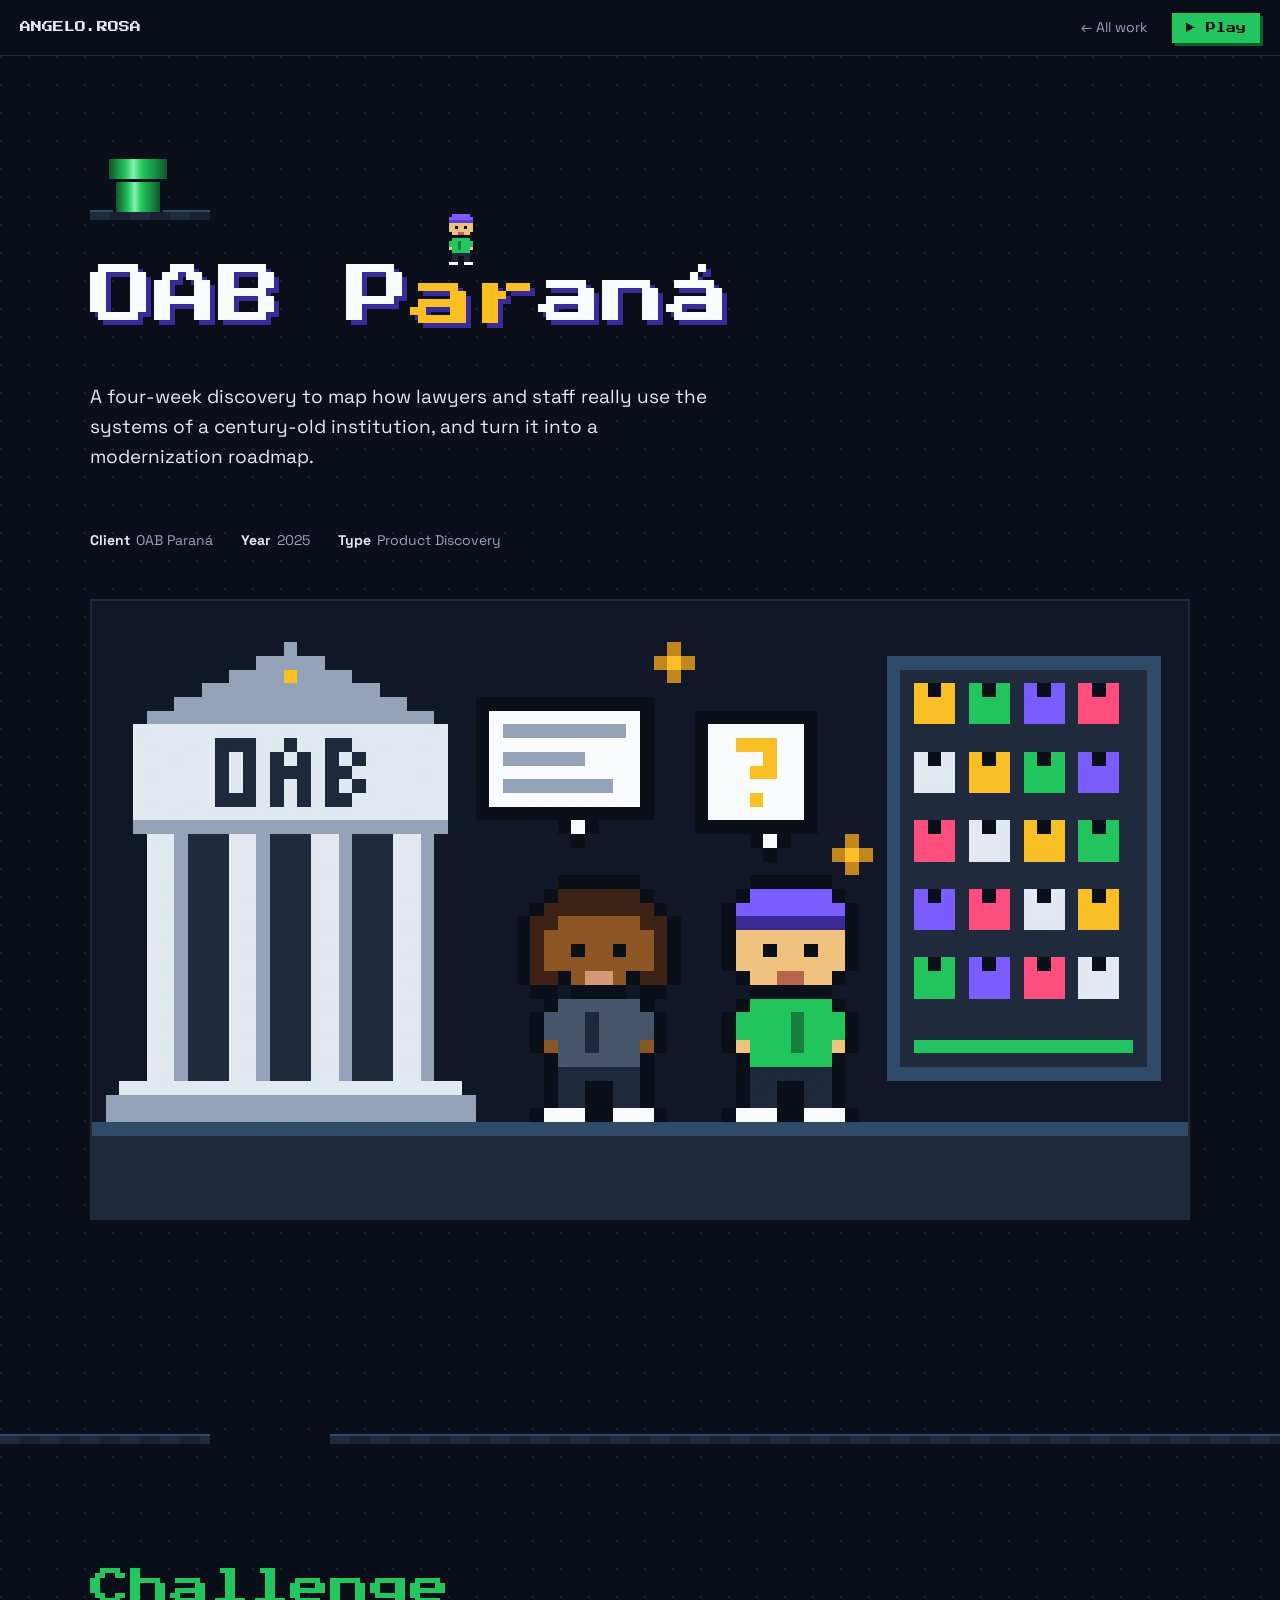
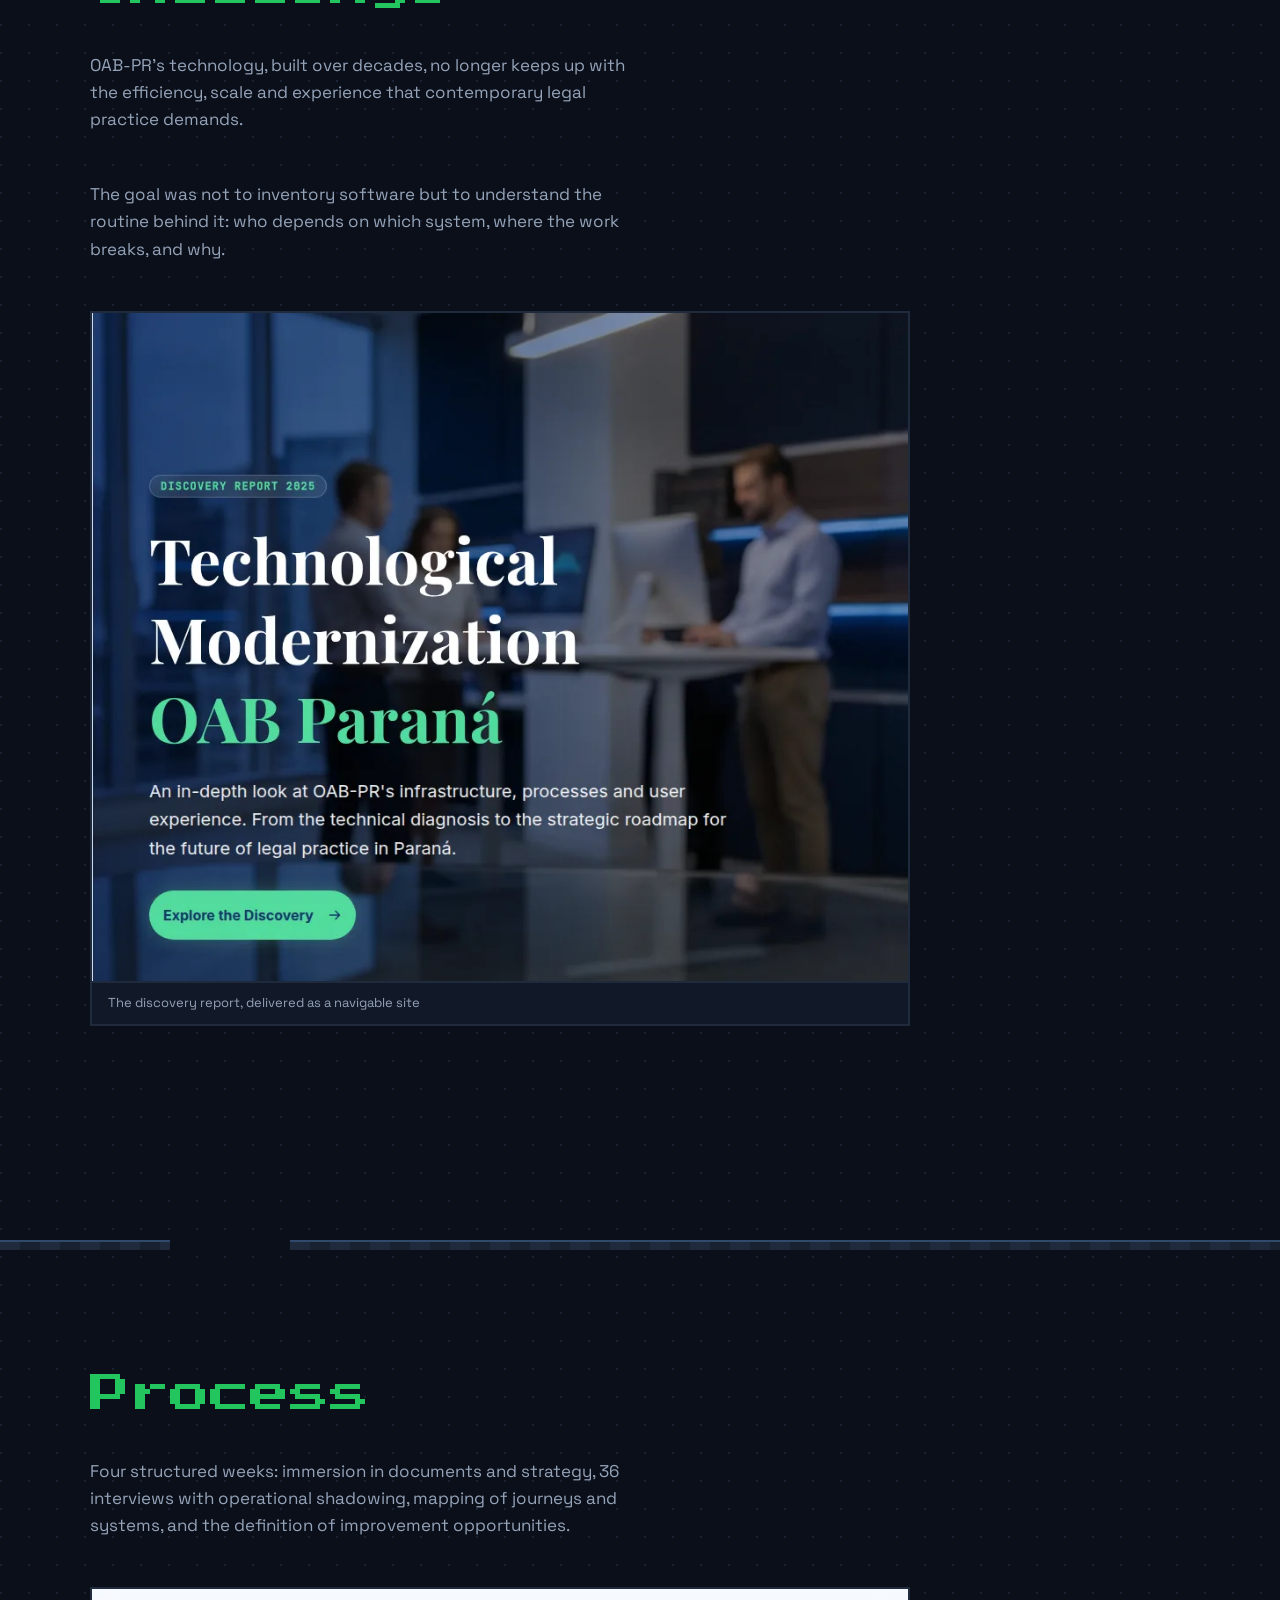
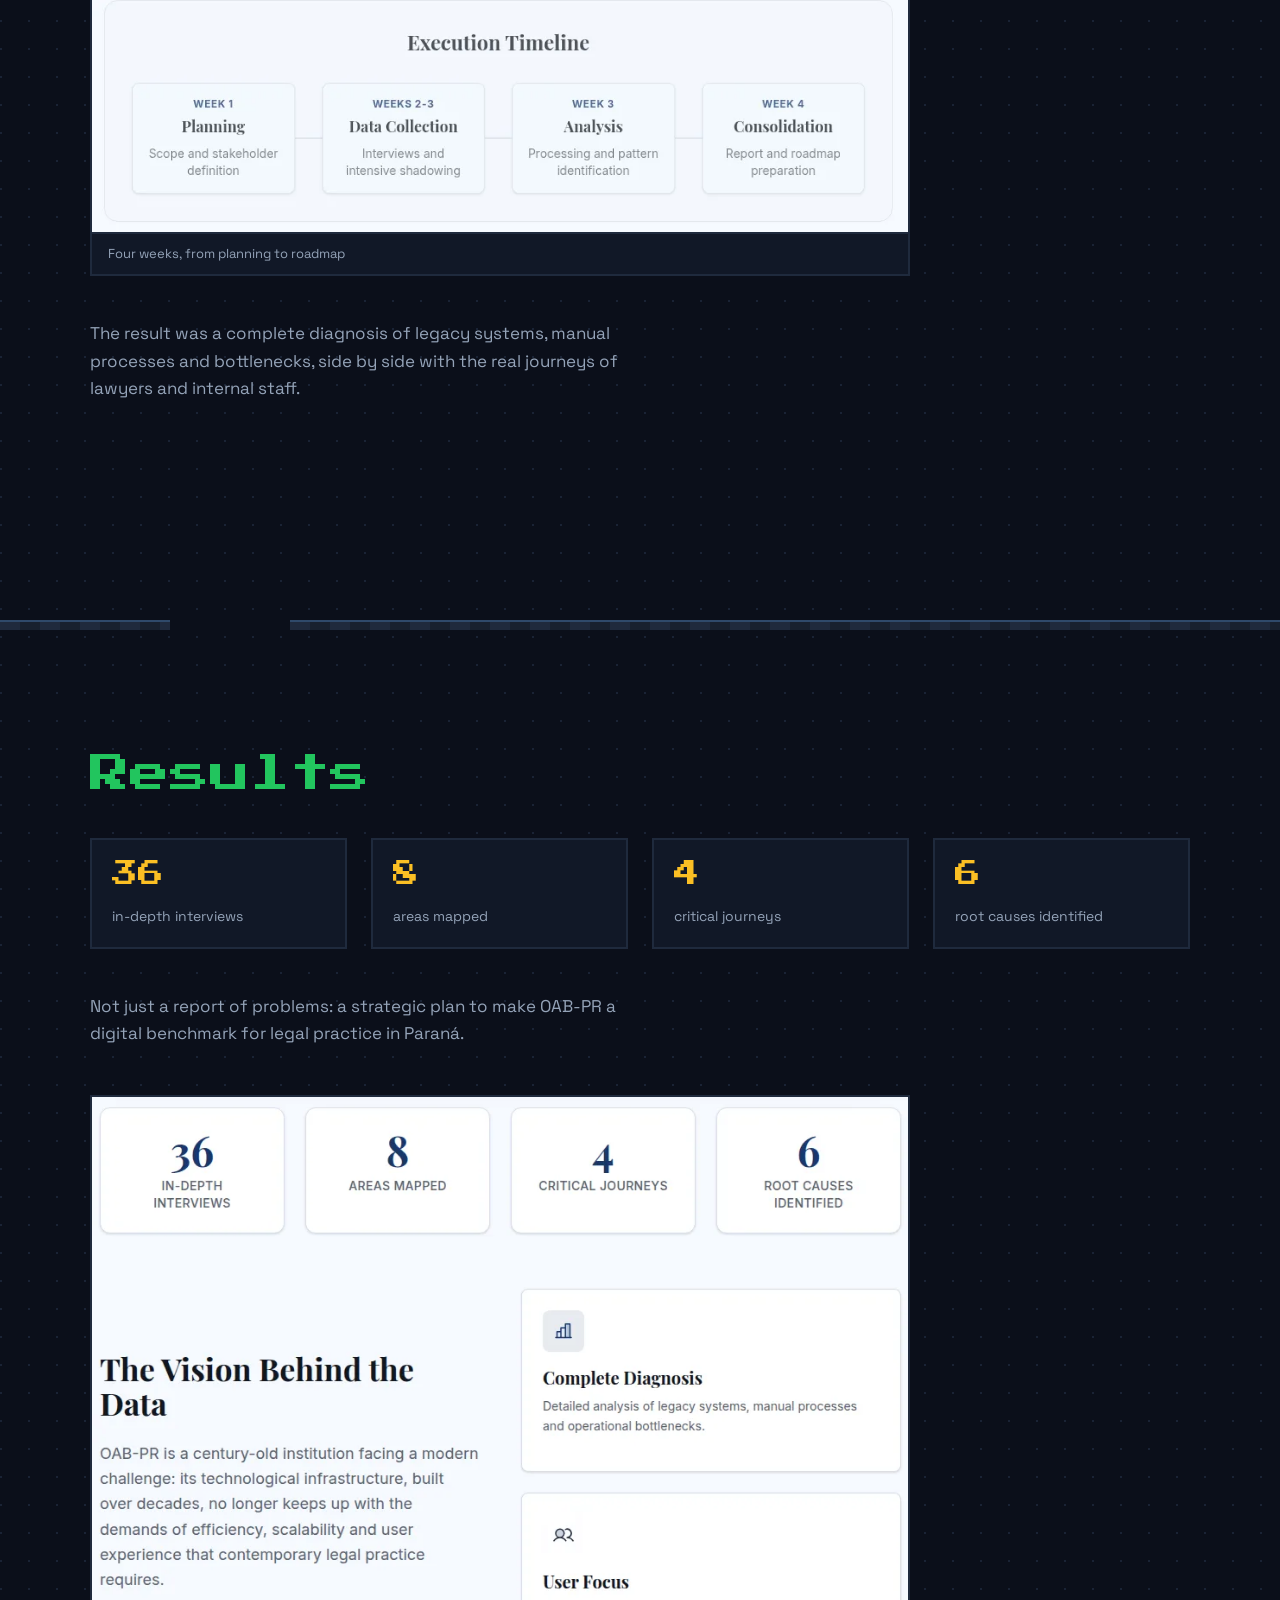
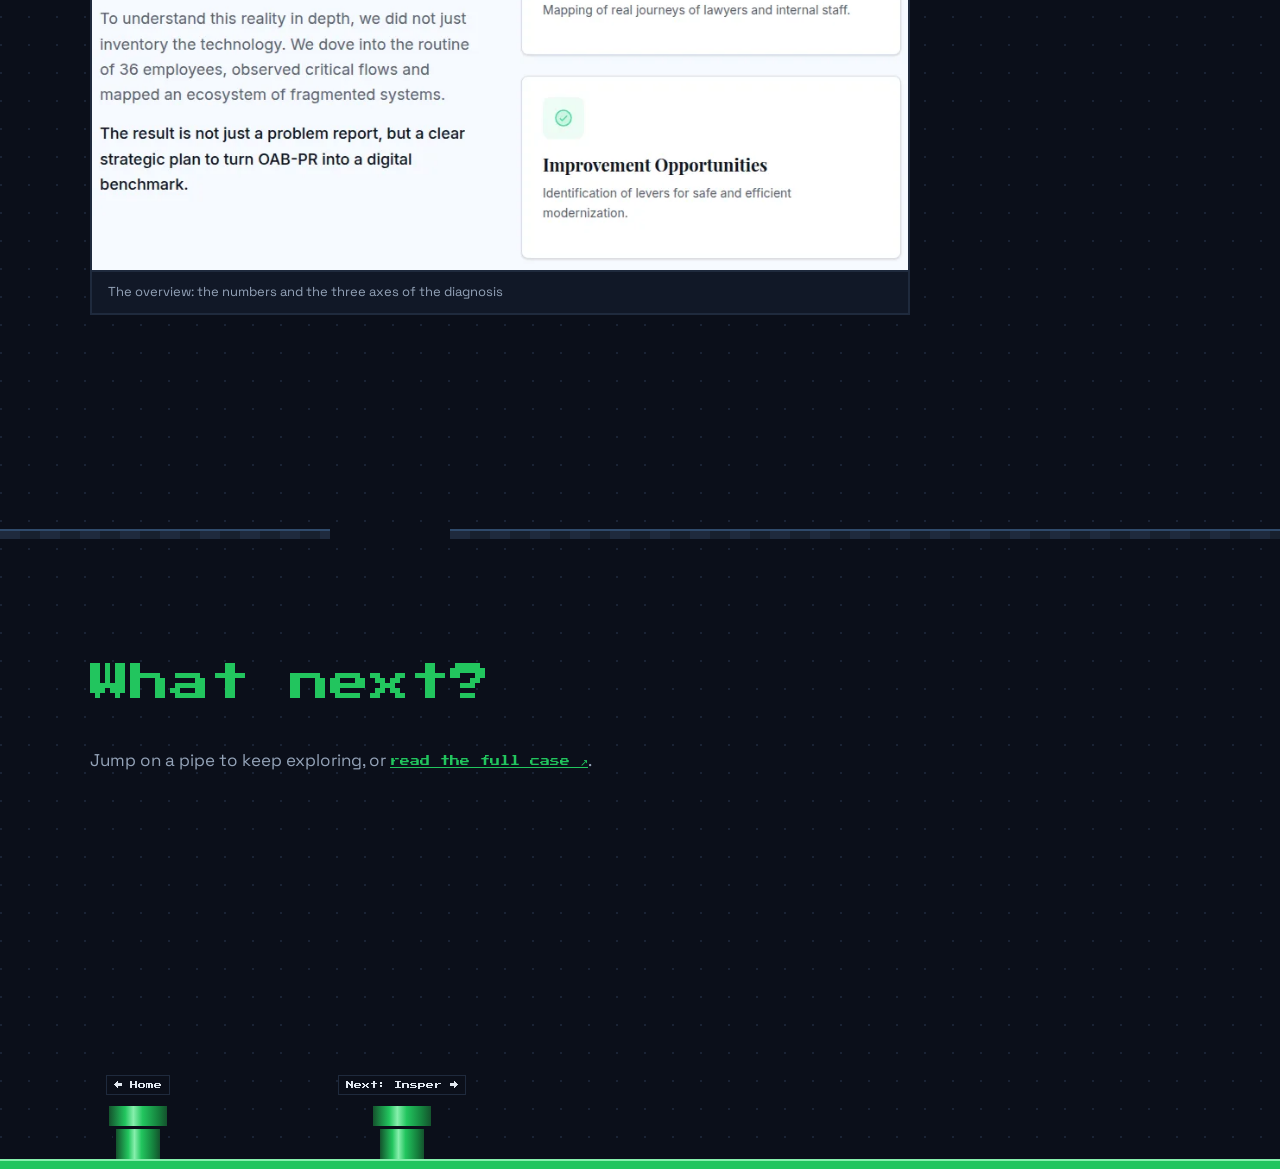
<file: work/oab-parana.html>
<!doctype html>
<html lang="en">
<head>
<meta charset="utf-8">
<meta name="viewport" content="width=device-width, initial-scale=1">
<title>OAB Paraná · Angelo Rosa</title>
<meta name="description" content="A four-week discovery to map how lawyers and staff really use the systems of a century-old institution, and turn it into a modernization roadmap.">
<link rel="preconnect" href="https://fonts.googleapis.com">
<link rel="preconnect" href="https://fonts.gstatic.com" crossorigin>
<link href="https://fonts.googleapis.com/css2?family=Press+Start+2P&family=Space+Grotesk:wght@400;500;700&display=swap" rel="stylesheet">
<link rel="stylesheet" href="../css/estilo.css">
<!-- chegou por um cano: tela preta até o jogo assumir (evita piscar a página no topo) -->
<script>try{var s=JSON.parse(sessionStorage.getItem('pf-estado'));if(s&&s.viaCano)document.documentElement.classList.add('chegando')}catch(e){}</script>
</head>
<body>

<canvas id="jogo" aria-hidden="true"></canvas>

<header class="topo">
  <a class="marca" href="../index.html">ANGELO.ROSA</a>
  <nav class="nav-links">
    <a href="../index.html#work">← All work</a>
  </nav>
  <button class="btn" data-acao="jogar">▶ Play</button>
</header>

<main id="mundo">

  <section class="fase" data-fase data-nome="OAB Paraná">
    <div class="container">
      <!-- cano de entrada: é por ele que o personagem chega, e ele leva de volta ao início -->
      <div class="saida curta" data-plat>
        <a class="cano" href="../index.html" data-plat data-cano aria-label="Back home"><span class="rotulo">Home</span></a>
      </div>
      <h1 class="titulo-projeto" data-plat data-pouso data-letras>OAB Paraná</h1>
      <p class="lead" data-plat data-moedas="4">A four-week discovery to map how lawyers and staff really use the systems of a century-old institution, and turn it into a modernization roadmap.</p>
      <ul class="meta" data-plat data-bugs="1">
        <li><b>Client</b>OAB Paraná</li>
        <li><b>Year</b>2025</li>
        <li><b>Type</b>Product Discovery</li>
      </ul>
      <figure class="cartao midia capa" data-plat><img src="../assets/work/oab-parana/cover.webp" alt="Pixel art scene for the OAB Paraná: Digital Transformation Discovery case" width="1280" height="720" fetchpriority="high"></figure>
    </div>
  </section>

  <section class="fase" data-fase data-nome="Challenge">
    <div class="container">
      <h2 data-plat data-pouso data-letras>Challenge</h2>
      <p data-plat data-moedas="3">OAB-PR&#x27;s technology, built over decades, no longer keeps up with the efficiency, scale and experience that contemporary legal practice demands.</p>
      <p data-plat data-bugs="1">The goal was not to inventory software but to understand the routine behind it: who depends on which system, where the work breaks, and why.</p>
      <figure class="cartao midia" data-plat><img src="../assets/work/oab-parana/report.webp" alt="Cover of the discovery report: Technological Modernization, OAB Paraná" width="928" height="760" loading="lazy" decoding="async"><figcaption>The discovery report, delivered as a navigable site</figcaption></figure>
    </div>
  </section>

  <section class="fase" data-fase data-nome="Process">
    <div class="container">
      <h2 data-plat data-pouso data-letras data-skill="Discovery">Process</h2>
      <p data-plat data-moedas="3">Four structured weeks: immersion in documents and strategy, 36 interviews with operational shadowing, mapping of journeys and systems, and the definition of improvement opportunities.</p>
      <figure class="cartao midia" data-plat><img src="../assets/work/oab-parana/timeline.webp" alt="Execution timeline: week 1 planning, weeks 2 and 3 data collection, week 3 analysis, week 4 consolidation" width="960" height="285" loading="lazy" decoding="async"><figcaption>Four weeks, from planning to roadmap</figcaption></figure>
      <p data-plat data-moedas="3">The result was a complete diagnosis of legacy systems, manual processes and bottlenecks, side by side with the real journeys of lawyers and internal staff.</p>
    </div>
  </section>

  <section class="fase" data-fase data-nome="Results">
    <div class="container">
      <h2 data-plat data-pouso data-letras>Results</h2>
      <div class="numeros">
        <div class="cartao" data-plat data-moedas="2"><strong>36</strong><span>in-depth interviews</span></div>
        <div class="cartao" data-plat><strong>8</strong><span>areas mapped</span></div>
        <div class="cartao" data-plat data-moedas="2"><strong>4</strong><span>critical journeys</span></div>
        <div class="cartao" data-plat><strong>6</strong><span>root causes identified</span></div>
      </div>
      <p data-plat data-bugs="1">Not just a report of problems: a strategic plan to make OAB-PR a digital benchmark for legal practice in Paraná.</p>
      <figure class="cartao midia" data-plat><img src="../assets/work/oab-parana/overview.webp" alt="Report overview with the numbers and three cards: complete diagnosis, user focus and improvement opportunities" width="945" height="895" loading="lazy" decoding="async"><figcaption>The overview: the numbers and the three axes of the diagnosis</figcaption></figure>
    </div>
  </section>

  <footer class="fase rodape" data-fase data-nome="Exit">
    <div class="container">
      <h2 data-plat data-pouso data-letras>What next?</h2>
      <p data-plat data-moedas="3">Jump on a pipe to keep exploring, or <a class="externo" href="https://discovery-oab.netlify.app/" target="_blank" rel="noopener">read the full case ↗</a>.</p>
    </div>
    <!-- os canos de saída ficam em cima do chão final: quem cai até o fundo sempre tem por onde sair -->
    <div class="saida no-chao">
      <a class="cano fixo" href="../index.html" data-plat data-cano aria-label="Back home"><span class="rotulo">← Home</span></a>
      <a class="cano fixo segundo" href="insper.html" data-plat data-cano aria-label="Next case: Insper"><span class="rotulo">Next: Insper →</span></a>
    </div>
  </footer>

</main>

<div class="toque" aria-hidden="true">
  <div class="toque-lado"><button data-tecla="esq">◀</button><button data-tecla="dir">▶</button></div>
  <div class="toque-lado"><button data-tecla="baixo">▼</button><button data-tecla="pulo">▲</button></div>
</div>

<div id="painel" hidden></div>

<script src="../js/sprites.js"></script>
<script src="../js/mundo.js"></script>
<script src="../js/efeitos.js"></script>
<script src="../js/jogo.js"></script>
</body>
</html>
</file>
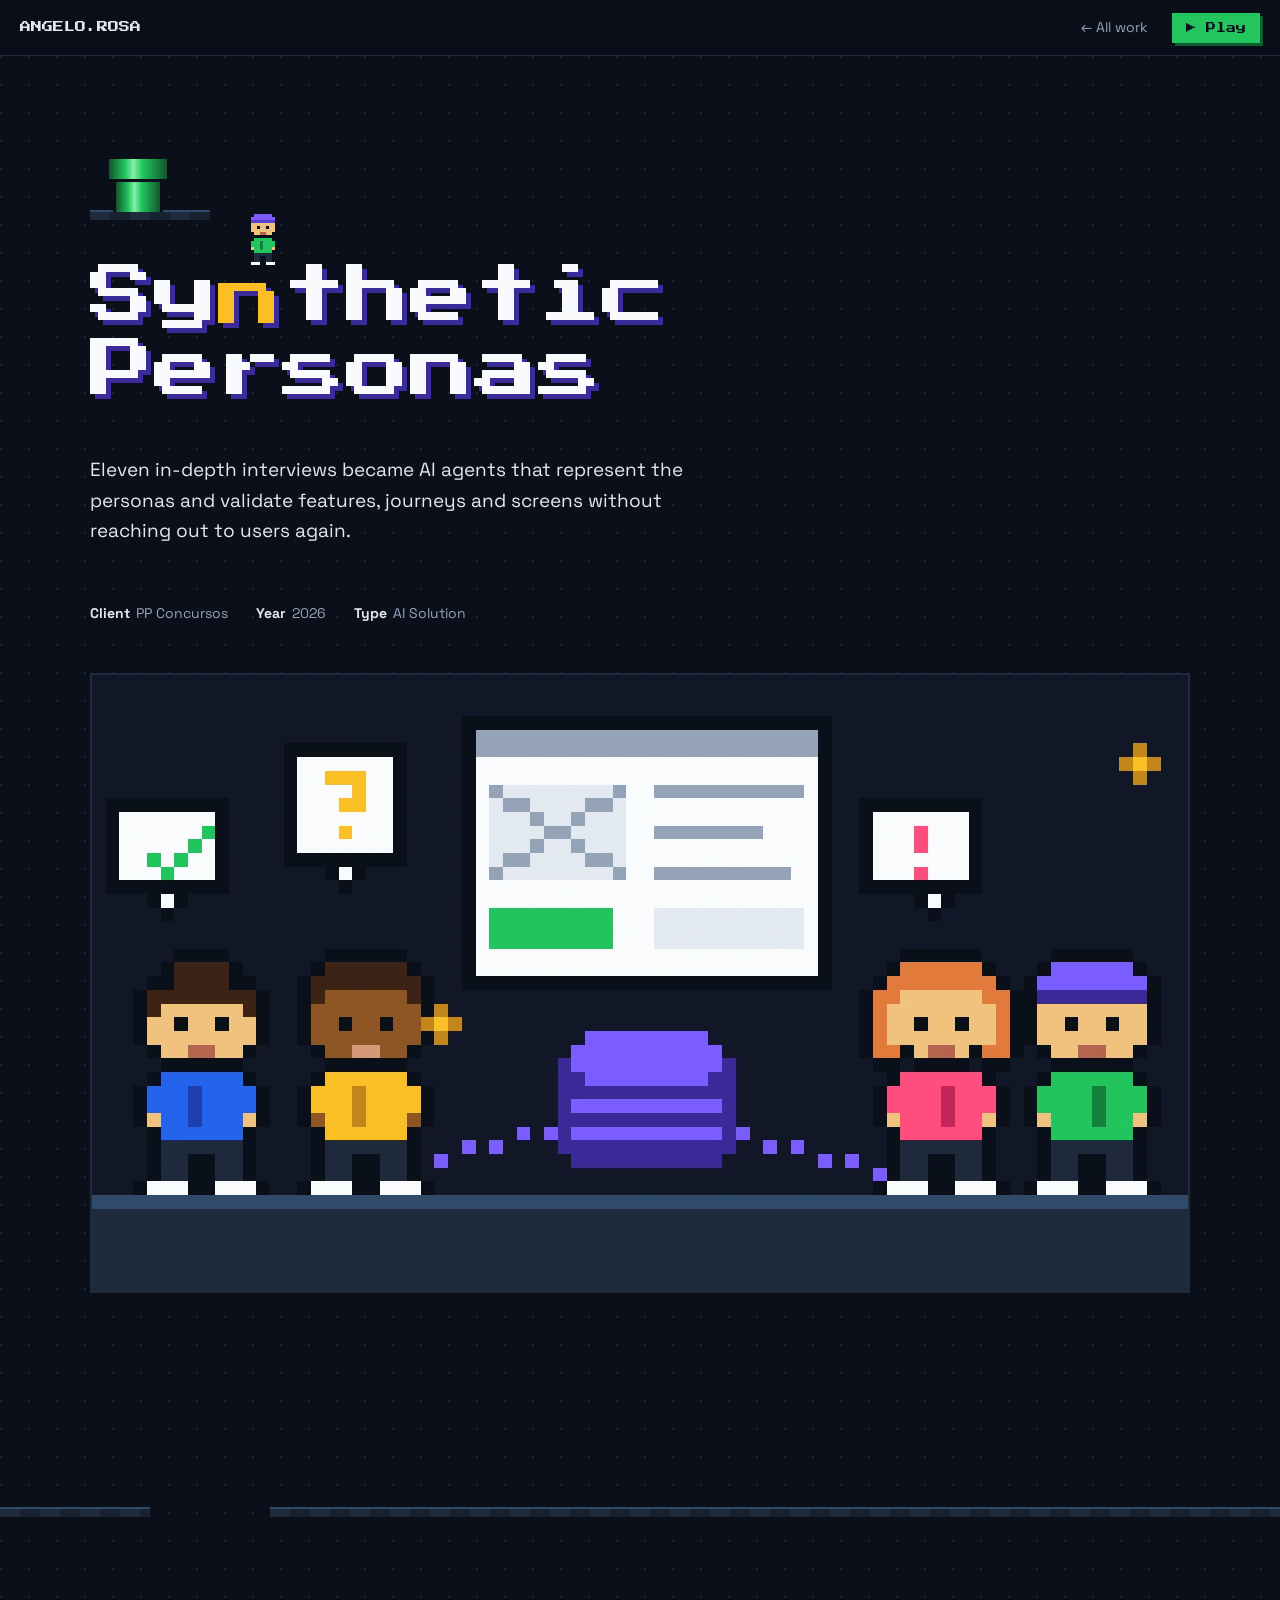
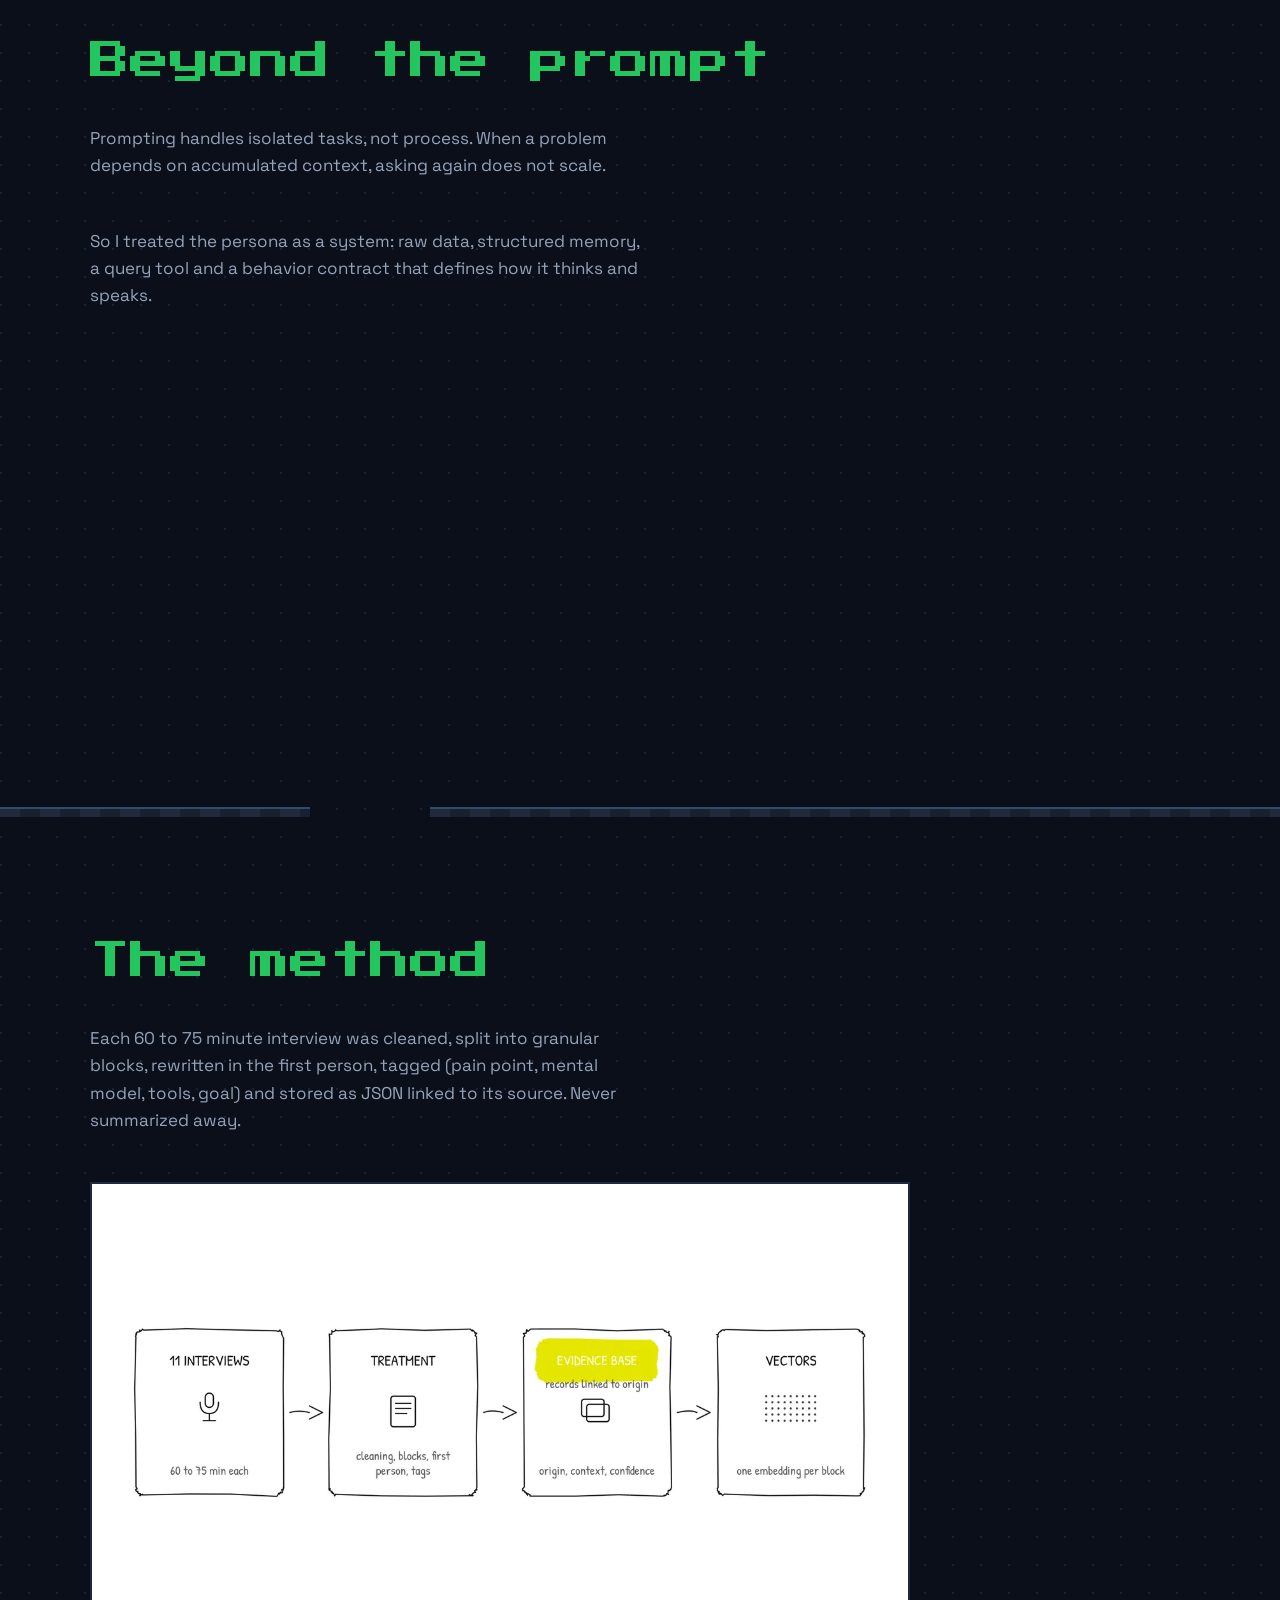
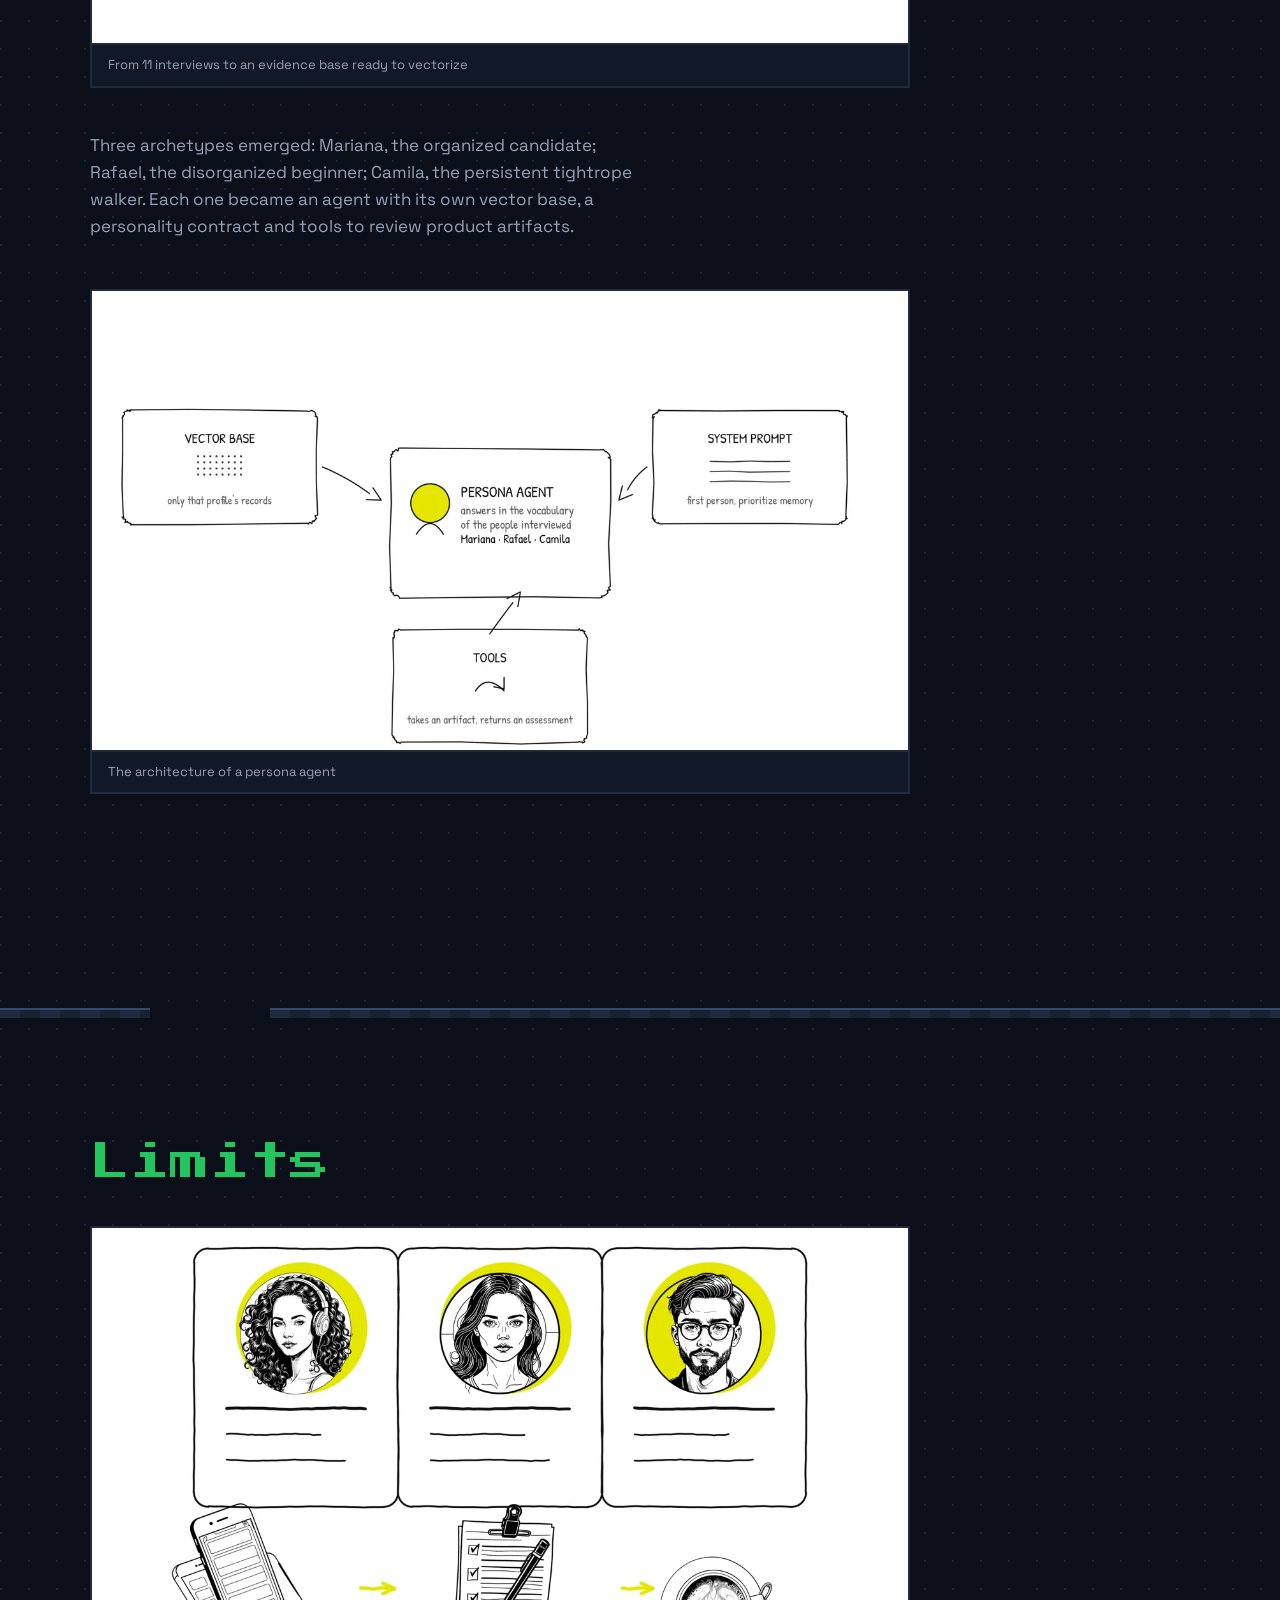
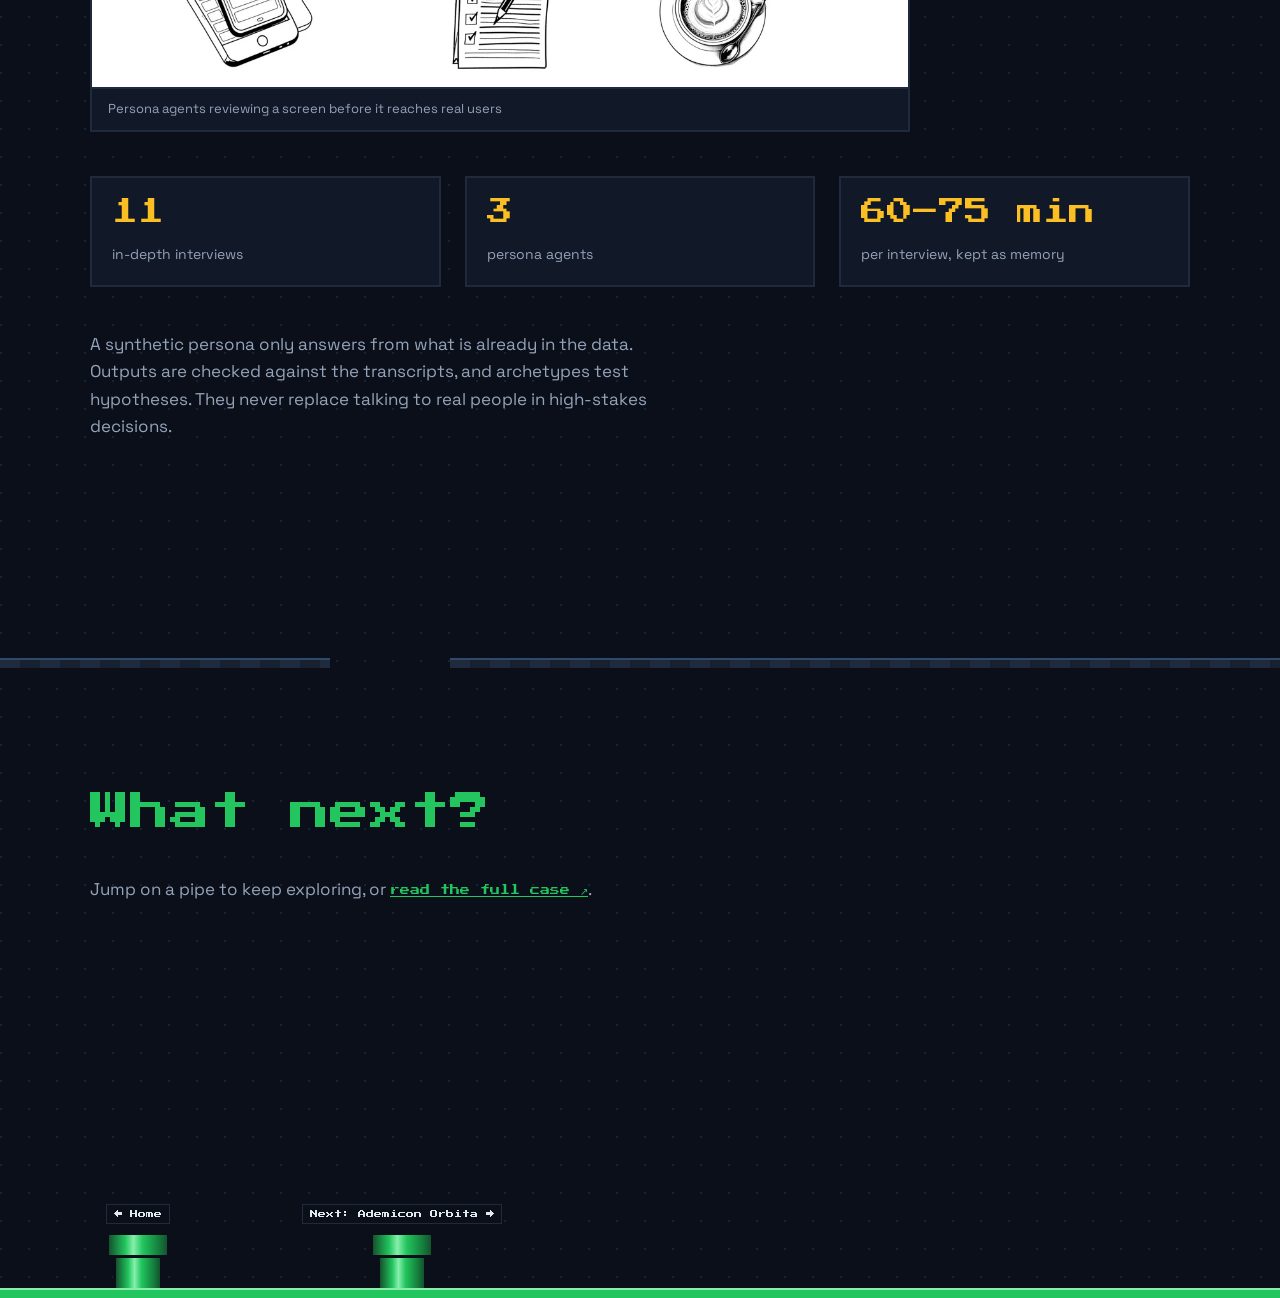
<file: work/synthetic-personas.html>
<!doctype html>
<html lang="en">
<head>
<meta charset="utf-8">
<meta name="viewport" content="width=device-width, initial-scale=1">
<title>Synthetic Personas · Angelo Rosa</title>
<meta name="description" content="Eleven in-depth interviews became AI agents that represent the personas and validate features, journeys and screens without reaching out to users again.">
<link rel="preconnect" href="https://fonts.googleapis.com">
<link rel="preconnect" href="https://fonts.gstatic.com" crossorigin>
<link href="https://fonts.googleapis.com/css2?family=Press+Start+2P&family=Space+Grotesk:wght@400;500;700&display=swap" rel="stylesheet">
<link rel="stylesheet" href="../css/estilo.css">
<!-- chegou por um cano: tela preta até o jogo assumir (evita piscar a página no topo) -->
<script>try{var s=JSON.parse(sessionStorage.getItem('pf-estado'));if(s&&s.viaCano)document.documentElement.classList.add('chegando')}catch(e){}</script>
</head>
<body>

<canvas id="jogo" aria-hidden="true"></canvas>

<header class="topo">
  <a class="marca" href="../index.html">ANGELO.ROSA</a>
  <nav class="nav-links">
    <a href="../index.html#work">← All work</a>
  </nav>
  <button class="btn" data-acao="jogar">▶ Play</button>
</header>

<main id="mundo">

  <section class="fase" data-fase data-nome="Synthetic Personas">
    <div class="container">
      <!-- cano de entrada: é por ele que o personagem chega, e ele leva de volta ao início -->
      <div class="saida curta" data-plat>
        <a class="cano" href="../index.html" data-plat data-cano aria-label="Back home"><span class="rotulo">Home</span></a>
      </div>
      <h1 class="titulo-projeto" data-plat data-pouso data-letras>Synthetic Personas</h1>
      <p class="lead" data-plat data-moedas="4">Eleven in-depth interviews became AI agents that represent the personas and validate features, journeys and screens without reaching out to users again.</p>
      <ul class="meta" data-plat data-bugs="1">
        <li><b>Client</b>PP Concursos</li>
        <li><b>Year</b>2026</li>
        <li><b>Type</b>AI Solution</li>
      </ul>
      <figure class="cartao midia capa" data-plat><img src="../assets/work/synthetic-personas/cover.webp" alt="Pixel art scene for the Synthetic Personas: How I Turned 11 Interviews into AI Agents case" width="1280" height="720" fetchpriority="high"></figure>
    </div>
  </section>

  <section class="fase" data-fase data-nome="Beyond the prompt">
    <div class="container">
      <h2 data-plat data-pouso data-letras>Beyond the prompt</h2>
      <p data-plat data-moedas="3">Prompting handles isolated tasks, not process. When a problem depends on accumulated context, asking again does not scale.</p>
      <p data-plat data-bugs="1">So I treated the persona as a system: raw data, structured memory, a query tool and a behavior contract that defines how it thinks and speaks.</p>
    </div>
  </section>

  <section class="fase" data-fase data-nome="The method">
    <div class="container">
      <h2 data-plat data-pouso data-letras data-skill="pgvector">The method</h2>
      <p data-plat data-moedas="3">Each 60 to 75 minute interview was cleaned, split into granular blocks, rewritten in the first person, tagged (pain point, mental model, tools, goal) and stored as JSON linked to its source. Never summarized away.</p>
      <figure class="cartao midia" data-plat><img src="../assets/work/synthetic-personas/pipeline.webp" alt="Diagram of the path: from the 11 interviews to treatment, to the evidence base and to vectorization" width="1280" height="720" loading="lazy" decoding="async"><figcaption>From 11 interviews to an evidence base ready to vectorize</figcaption></figure>
      <p data-plat data-moedas="3">Three archetypes emerged: Mariana, the organized candidate; Rafael, the disorganized beginner; Camila, the persistent tightrope walker. Each one became an agent with its own vector base, a personality contract and tools to review product artifacts.</p>
      <figure class="cartao midia" data-plat><img src="../assets/work/synthetic-personas/architecture.webp" alt="Diagram of the persona agent architecture: vector base, system prompt and tools around the agent" width="1280" height="720" loading="lazy" decoding="async"><figcaption>The architecture of a persona agent</figcaption></figure>
    </div>
  </section>

  <section class="fase" data-fase data-nome="Limits">
    <div class="container">
      <h2 data-plat data-pouso data-letras>Limits</h2>
      <figure class="cartao midia" data-plat><img src="../assets/work/synthetic-personas/validation.webp" alt="Pen and ink illustration of three persona cards with speech bubbles assessing a wireframe screen before it goes to the user" width="1280" height="720" loading="lazy" decoding="async"><figcaption>Persona agents reviewing a screen before it reaches real users</figcaption></figure>
      <div class="numeros">
        <div class="cartao" data-plat data-moedas="2"><strong>11</strong><span>in-depth interviews</span></div>
        <div class="cartao" data-plat><strong>3</strong><span>persona agents</span></div>
        <div class="cartao" data-plat data-moedas="2"><strong>60–75 min</strong><span>per interview, kept as memory</span></div>
      </div>
      <p data-plat data-moedas="3">A synthetic persona only answers from what is already in the data. Outputs are checked against the transcripts, and archetypes test hypotheses. They never replace talking to real people in high-stakes decisions.</p>
    </div>
  </section>

  <footer class="fase rodape" data-fase data-nome="Exit">
    <div class="container">
      <h2 data-plat data-pouso data-letras>What next?</h2>
      <p data-plat data-moedas="3">Jump on a pipe to keep exploring, or <a class="externo" href="https://portifolio-arcreator.netlify.app/en/portfolio/synthetic-personas-interviews-ai-agents" target="_blank" rel="noopener">read the full case ↗</a>.</p>
    </div>
    <!-- os canos de saída ficam em cima do chão final: quem cai até o fundo sempre tem por onde sair -->
    <div class="saida no-chao">
      <a class="cano fixo" href="../index.html" data-plat data-cano aria-label="Back home"><span class="rotulo">← Home</span></a>
      <a class="cano fixo segundo" href="ademicon-orbita.html" data-plat data-cano aria-label="Next case: Ademicon Orbita"><span class="rotulo">Next: Ademicon Orbita →</span></a>
    </div>
  </footer>

</main>

<div class="toque" aria-hidden="true">
  <div class="toque-lado"><button data-tecla="esq">◀</button><button data-tecla="dir">▶</button></div>
  <div class="toque-lado"><button data-tecla="baixo">▼</button><button data-tecla="pulo">▲</button></div>
</div>

<div id="painel" hidden></div>

<script src="../js/sprites.js"></script>
<script src="../js/mundo.js"></script>
<script src="../js/efeitos.js"></script>
<script src="../js/jogo.js"></script>
</body>
</html>
</file>
<file: css/estilo.css>
:root{
  --fundo:#0b0f1a; --fundo2:#111827; --borda:#1f2a3d;
  --texto:#e2e8f0; --fraco:#94a3b8;
  --verde:#22c55e; --roxo:#7c5cff; --ouro:#fbbf24;
  --pixel:"Press Start 2P", ui-monospace, monospace;
}
*{box-sizing:border-box}
html{scroll-behavior:smooth}
html.modo-jogo{scroll-behavior:auto}          /* a câmera rola a página quadro a quadro */
body{
  margin:0; background:var(--fundo); color:var(--texto); overflow-x:hidden;
  font:17px/1.6 "Space Grotesk", system-ui, sans-serif;
  background-image:radial-gradient(circle at 1px 1px, #1a2335 1px, transparent 0); background-size:28px 28px;
}
.modo-jogo body{user-select:none}
a{color:inherit}
kbd{font:9px var(--pixel); border:1px solid var(--borda); border-bottom-width:3px; padding:3px 6px; border-radius:4px; background:var(--fundo2)}

#jogo{position:fixed; inset:0; width:100%; height:100%; z-index:40; pointer-events:none}

/* ---------- topo ---------- */
.topo{
  position:fixed; top:0; left:0; right:0; z-index:30; height:56px; padding:0 20px;
  display:flex; align-items:center; gap:24px; background:rgba(11,15,26,.85); backdrop-filter:blur(8px);
  border-bottom:1px solid var(--borda);
}
.marca{font:11px var(--pixel); text-decoration:none}
.nav-links{display:flex; gap:20px; margin-left:auto; font-size:14px}
.nav-links a{text-decoration:none; color:var(--fraco)}
.nav-links a:hover{color:var(--texto)}
.btn{
  font:10px var(--pixel); color:var(--fundo); background:var(--verde); border:0; padding:10px 14px; cursor:pointer;
  box-shadow:3px 3px 0 #0f5f2e;
}
.btn:active{transform:translate(2px,2px); box-shadow:1px 1px 0 #0f5f2e}
.btn.grande{font-size:13px; padding:16px 22px; display:inline-flex; gap:12px; align-items:center; white-space:nowrap}
@media (max-width:720px){ .heroi{padding-top:150px} }
.btn kbd{color:var(--texto)}
.link{font:10px var(--pixel); color:var(--verde); text-decoration:none; margin-left:20px}

/* ---------- fases ---------- */
.fase{position:relative; min-height:100vh; padding:120px 24px 180px}
.container{max-width:1100px; margin:0 auto}
.duas{display:grid; grid-template-columns:1.1fr 1fr; gap:60px; align-items:start}
@media (max-width:820px){ .duas{grid-template-columns:1fr} .nav-links{display:none} }

h2{font:clamp(22px,4vw,40px)/1.2 var(--pixel); margin:0 0 40px; color:var(--verde)}
h3{margin:0 0 6px}
.lead{font-size:19px; color:var(--texto); max-width:640px}
p{color:var(--fraco); margin:0 0 48px; max-width:560px}

/* títulos com letras separadas (data-letras) */
.titulo{margin:40px 0 60px; font:clamp(48px,12vw,140px)/1.05 var(--pixel); letter-spacing:.02em}
.titulo .linha{display:table; color:#f8fafc; text-shadow:6px 6px 0 #3b2a99}
.titulo .destaque{color:var(--roxo); text-shadow:6px 6px 0 #1e1650}
.pal{white-space:nowrap}
.l{display:inline-block; transition:transform .12s, color .12s}
.l.pisada{transform:translateY(.05em); color:var(--ouro)}
.l.onda{animation:onda .42s cubic-bezier(.3,.7,.3,1)}
@keyframes onda{40%{transform:translateY(-.18em)}}

.acoes{display:flex; align-items:center; margin-bottom:56px; padding-top:8px}
.controles{list-style:none; padding:8px 0 0; margin:0; display:flex; flex-wrap:wrap; gap:24px; color:var(--fraco); font-size:14px}
.controles kbd{margin-right:4px}

/* ---------- cartões ---------- */
.cartao{
  display:block; position:relative; background:var(--fundo2); border:2px solid var(--borda);
  padding:18px 20px; margin-bottom:44px; text-decoration:none; transition:border-color .15s;
}
.cartao::before{content:""; position:absolute; left:-2px; right:-2px; top:-2px; height:4px; background:transparent; transition:background .15s}
.modo-jogo .cartao.pisado{border-color:#2f4a6b}
.modo-jogo .cartao.pisado::before{background:var(--verde)}
dt{font:9px var(--pixel); color:var(--fraco); margin-bottom:8px}
dd{margin:0}
.fatos{padding-top:80px}
.grade{display:grid; grid-template-columns:repeat(auto-fit,minmax(240px,1fr)); gap:0 32px; margin-top:20px}
.projeto{margin-top:64px}
.projeto p{margin:0 0 12px}
.projeto.largo{grid-column:1/-1}
.tag{font:9px var(--pixel); color:var(--roxo)}
.lista{list-style:none; margin:0; padding:80px 0 0}
.lista b{display:block; color:var(--texto)}
.contatos{display:flex; gap:24px; flex-wrap:wrap; padding-top:8px}
.contatos .cartao{font:11px var(--pixel); margin:0}

/* ---------- canos (links para outras páginas) ---------- */
.cano{position:absolute; left:16px; bottom:100%; width:64px; height:56px; display:block; text-decoration:none}
.cano.dir{left:auto; right:16px}
.cano::before,.cano::after{
  content:""; position:absolute; border:3px solid #0b0f1a;
  background:linear-gradient(90deg,#14532d,#22c55e 28%,#86efac 42%,#22c55e 58%,#15803d 85%,#14532d);
}
.cano::after{left:0; right:0; top:0; height:20px}                     /* boca */
.cano::before{left:7px; right:7px; top:17px; bottom:0; border-bottom:0} /* corpo */
.cano .rotulo{
  position:absolute; left:50%; bottom:calc(100% + 8px); transform:translateX(-50%); white-space:nowrap;
  font:8px var(--pixel); color:var(--texto); background:var(--fundo); border:1px solid var(--borda); padding:5px 7px;
  opacity:0; transition:opacity .15s; pointer-events:none;
}
.cano:hover .rotulo,.cano:focus-visible .rotulo{opacity:1}
.modo-jogo .cano .rotulo{display:none}
.saida{position:relative; height:10px; margin:90px 0 40px; background:repeating-linear-gradient(90deg,#1f2a3d 0 20px,#18212f 20px 40px); border-top:2px solid #2f4a6b}
.saida.curta{width:120px}
/* canos apoiados no chão final da fase (o .chao tem 10px); sem transform, que a física ignora */
.saida.no-chao{position:absolute; left:24px; right:24px; bottom:10px; max-width:1100px; margin:0 auto; height:0; background:none; border:0}
.cano.segundo{left:min(280px, calc(100% - 80px))}
.cano.fixo .rotulo,.modo-jogo .cano.fixo .rotulo{display:block; opacity:1}
.fase.rodape{min-height:70vh}
html.chegando::after{content:""; position:fixed; inset:0; background:#000; z-index:100; animation:sumir 0s 2.5s forwards}
@keyframes sumir{to{visibility:hidden}}

/* ---------- chão das fases (montado pelo mundo.js) ---------- */
.chao{position:absolute; left:0; right:0; bottom:0; height:10px; pointer-events:none}
.chao i{position:absolute; bottom:0; height:10px; background:repeating-linear-gradient(90deg,#1f2a3d 0 20px,#18212f 20px 40px); border-top:2px solid #2f4a6b}
.chao.fim i{left:0; right:0; background:var(--verde); border-top-color:#86efac}
.chao .buraco{position:absolute; bottom:0; height:70px; display:none}
.modo-jogo .chao .buraco{display:block}
.chao .buraco::after{
  content:"▼"; position:absolute; left:50%; bottom:22px; transform:translateX(-50%);
  font:14px var(--pixel); color:var(--ouro); animation:pisca 1s steps(2) infinite;
}
@keyframes pisca{50%{opacity:.2}}

/* ---------- toque ---------- */
.toque{position:fixed; left:0; right:0; bottom:0; z-index:45; display:none; justify-content:space-between; padding:0 14px calc(14px + env(safe-area-inset-bottom)); pointer-events:none}
.toque-lado{display:flex; gap:10px; pointer-events:auto}
.toque button{width:64px; height:64px; font-size:22px; color:var(--texto); background:rgba(17,24,39,.75); border:2px solid var(--borda); border-radius:14px; touch-action:none}
@media (pointer:coarse){ .modo-jogo .toque{display:flex} }

/* ---------- painel (pausa e fim) ---------- */
#painel{position:fixed; inset:0; z-index:50; display:grid; place-items:center; background:rgba(11,15,26,.7)}
#painel[hidden]{display:none}
.painel-caixa{background:var(--fundo2); border:2px solid var(--verde); padding:28px; width:min(380px, calc(100vw - 32px)); text-align:center}
.painel-caixa h2{font-size:18px; margin-bottom:16px}
.painel-caixa p{margin:0 auto 20px; font-size:14px}
.painel-caixa dl{margin:0 0 20px; text-align:left}
.painel-caixa dl div{display:flex; justify-content:space-between; padding:6px 0; border-bottom:1px solid var(--borda)}
.painel-caixa dt{margin:0}
.painel-caixa button{font:10px var(--pixel); display:block; width:100%; margin-top:10px; padding:12px; cursor:pointer; background:var(--verde); color:var(--fundo); border:0}
.painel-caixa button + button{background:transparent; color:var(--texto); border:1px solid var(--borda)}

@media (prefers-reduced-motion:reduce){ .l.onda,.chao .buraco::after{animation:none} html{scroll-behavior:auto} }

/* ---------- subpáginas de projeto ---------- */
.titulo-projeto{font:clamp(28px,6vw,64px)/1.15 var(--pixel); color:#f8fafc; text-shadow:5px 5px 0 #3b2a99; margin:0 0 48px}
.cartao.imagem{height:180px; display:grid; place-items:center; color:var(--fraco); font:9px var(--pixel)}

/* ---------- como trabalho: pilares e escada do processo ---------- */
.pilares{display:grid; grid-template-columns:repeat(auto-fit,minmax(230px,1fr)); gap:0 28px; margin-top:24px}
.pilares p,.degraus li{margin:0; font-size:15px; color:var(--fraco)}
.pilares h3{font-size:17px}
.degraus{list-style:none; padding:40px 0 0; margin:0; counter-reset:none}
.degraus li{width:min(420px,100%); margin-bottom:34px}
.degraus b{display:block; color:var(--texto); font:10px/1.8 var(--pixel); margin-bottom:6px}
/* cada degrau um pouco mais para a direita: a escada desce pela página */
.degraus li:nth-child(2){margin-left:min(14%,140px)}
.degraus li:nth-child(3){margin-left:min(28%,280px)}
.degraus li:nth-child(4){margin-left:min(42%,420px)}
.degraus li:nth-child(5){margin-left:min(56%,560px)}
@media (max-width:720px){ .degraus li{margin-left:0 !important} }

/* ---------- cards de projeto ---------- */
.projeto .tag{display:block; margin-bottom:10px; line-height:1.8}   /* a fonte pixel com line-height normal sobrepõe as linhas ao quebrar */
.projeto h3{font-size:19px}
.projeto p{font-size:15px}

/* ---------- páginas de case ---------- */
.meta{list-style:none; padding:8px 0 0; margin:0; display:flex; flex-wrap:wrap; gap:28px; font-size:14px; color:var(--fraco)}
.meta b{color:var(--texto); margin-right:6px}
.numeros{display:grid; grid-template-columns:repeat(auto-fit,minmax(200px,1fr)); gap:0 24px; margin-top:8px}
.numeros .cartao strong{display:block; font:clamp(18px,3vw,26px)/1.3 var(--pixel); color:var(--ouro); margin-bottom:10px}
.numeros .cartao span{font-size:14px; color:var(--fraco)}
.citacao{border-left:4px solid var(--roxo); padding:8px 0 8px 20px; margin:0 0 48px; max-width:600px; font-size:18px; color:var(--texto)}
.citacao cite{display:block; margin-top:10px; font:9px var(--pixel); font-style:normal; color:var(--fraco)}
.externo{font:10px var(--pixel); color:var(--verde)}
.arquivo{display:grid; grid-template-columns:repeat(auto-fit,minmax(300px,1fr)); gap:0 28px; margin-top:24px}
.arquivo .cartao h3{font-size:17px}
.arquivo .cartao p{margin:0; font-size:14px}

/* ---------- imagens e vídeos dos cases ---------- */
/* a moldura (.cartao) faz da imagem uma plataforma: dá para pisar em cima */
.midia{padding:0; overflow:hidden; max-width:820px; margin-left:0; margin-right:0}   /* zera a margem lateral padrão de <figure> */
.midia img,.midia video{display:block; width:100%; height:auto; background:#0e1422}
.midia figcaption{padding:10px 16px; font-size:13px; color:var(--fraco); border-top:2px solid var(--borda)}
.midia.capa{margin-top:48px; max-width:1100px}
.midia.retrato{max-width:300px}
.galeria{display:flex; flex-wrap:wrap; gap:0 24px; align-items:flex-start}
.galeria .midia{flex:1 1 320px}
.galeria .midia.retrato{flex:0 1 260px}
/* capa no topo dos cards de projeto e do arquivo, encostando nas bordas */
.cartao .capa{display:block; width:calc(100% + 40px); max-width:none; height:auto; margin:-18px -20px 14px; border-bottom:2px solid var(--borda)}
/* capas em pixel art: ampliar sem borrar */
.cartao .capa,.midia.capa img{image-rendering:pixelated}

/* card inteiro clicável: o link do título se estica por cima do card (o cano continua sendo seu próprio link) */
.card-link{text-decoration:none; color:inherit}
.card-link::after{content:""; position:absolute; inset:0; z-index:1}
.cartao .cano{z-index:2}
.projeto{transition:border-color .15s}   /* sem transform: a mola do efeitos.js mexe nele a cada quadro */
.projeto:hover{border-color:var(--verde)}
.projeto:hover h3{color:var(--verde)}
.projeto:has(.card-link:focus-visible){outline:3px solid var(--verde); outline-offset:3px}
.card-link:focus-visible{outline:none}

/* ---------- empresas e contatos com pixel art ---------- */
.empresas{margin-top:20px}
.rotulo-secao{font:10px/1.8 var(--pixel); color:var(--fraco); margin:0 0 24px}
.logos{list-style:none; margin:0; padding:0; display:grid; grid-template-columns:repeat(auto-fill,minmax(220px,1fr)); gap:0 24px}
.logos .cartao{height:84px; display:flex; align-items:center; justify-content:center; margin-bottom:24px}
.logos img{display:block; max-width:100%; height:auto; image-rendering:pixelated; opacity:.75; transition:opacity .15s}
.logos .cartao:hover img{opacity:1}
.contatos .cartao{display:inline-flex; align-items:center; gap:12px; padding:12px 18px 12px 14px}
.contatos img{width:48px; height:48px; image-rendering:pixelated}
.contatos .cartao:hover{border-color:var(--verde)}
</file>
